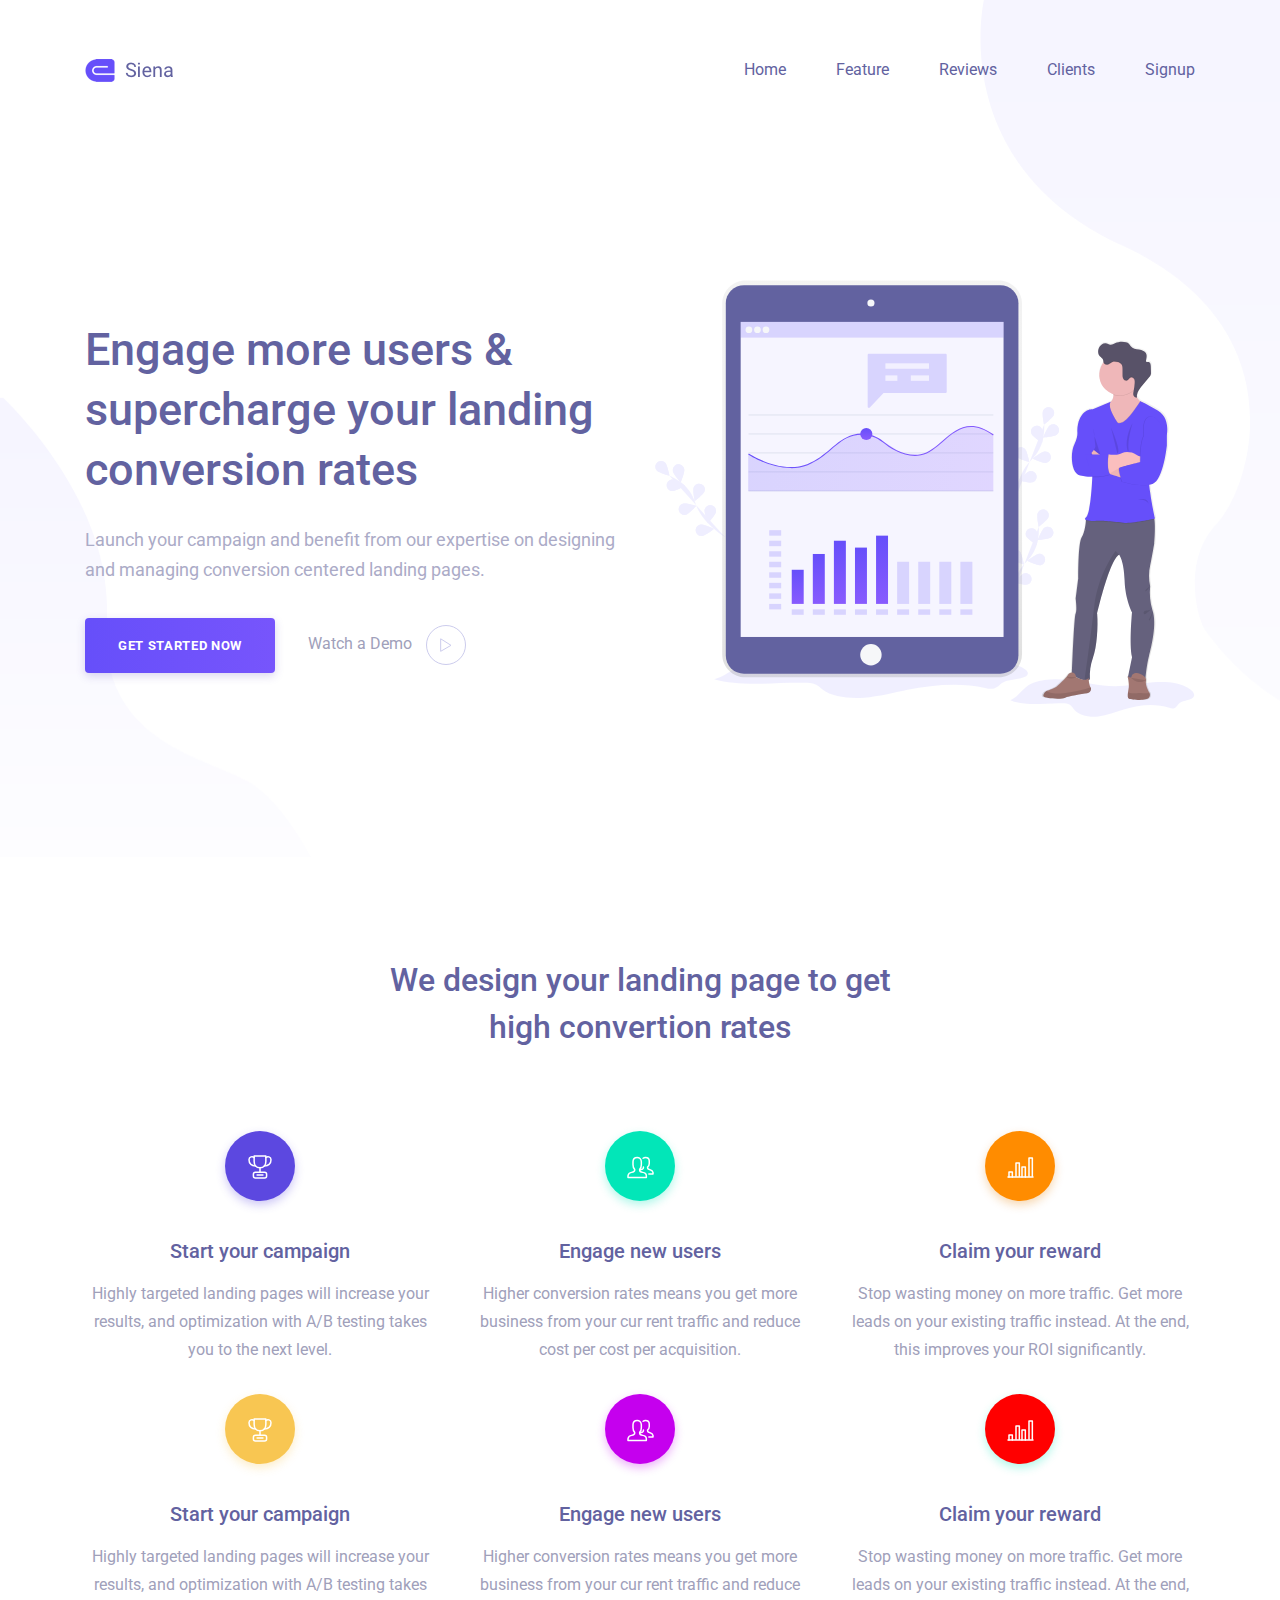
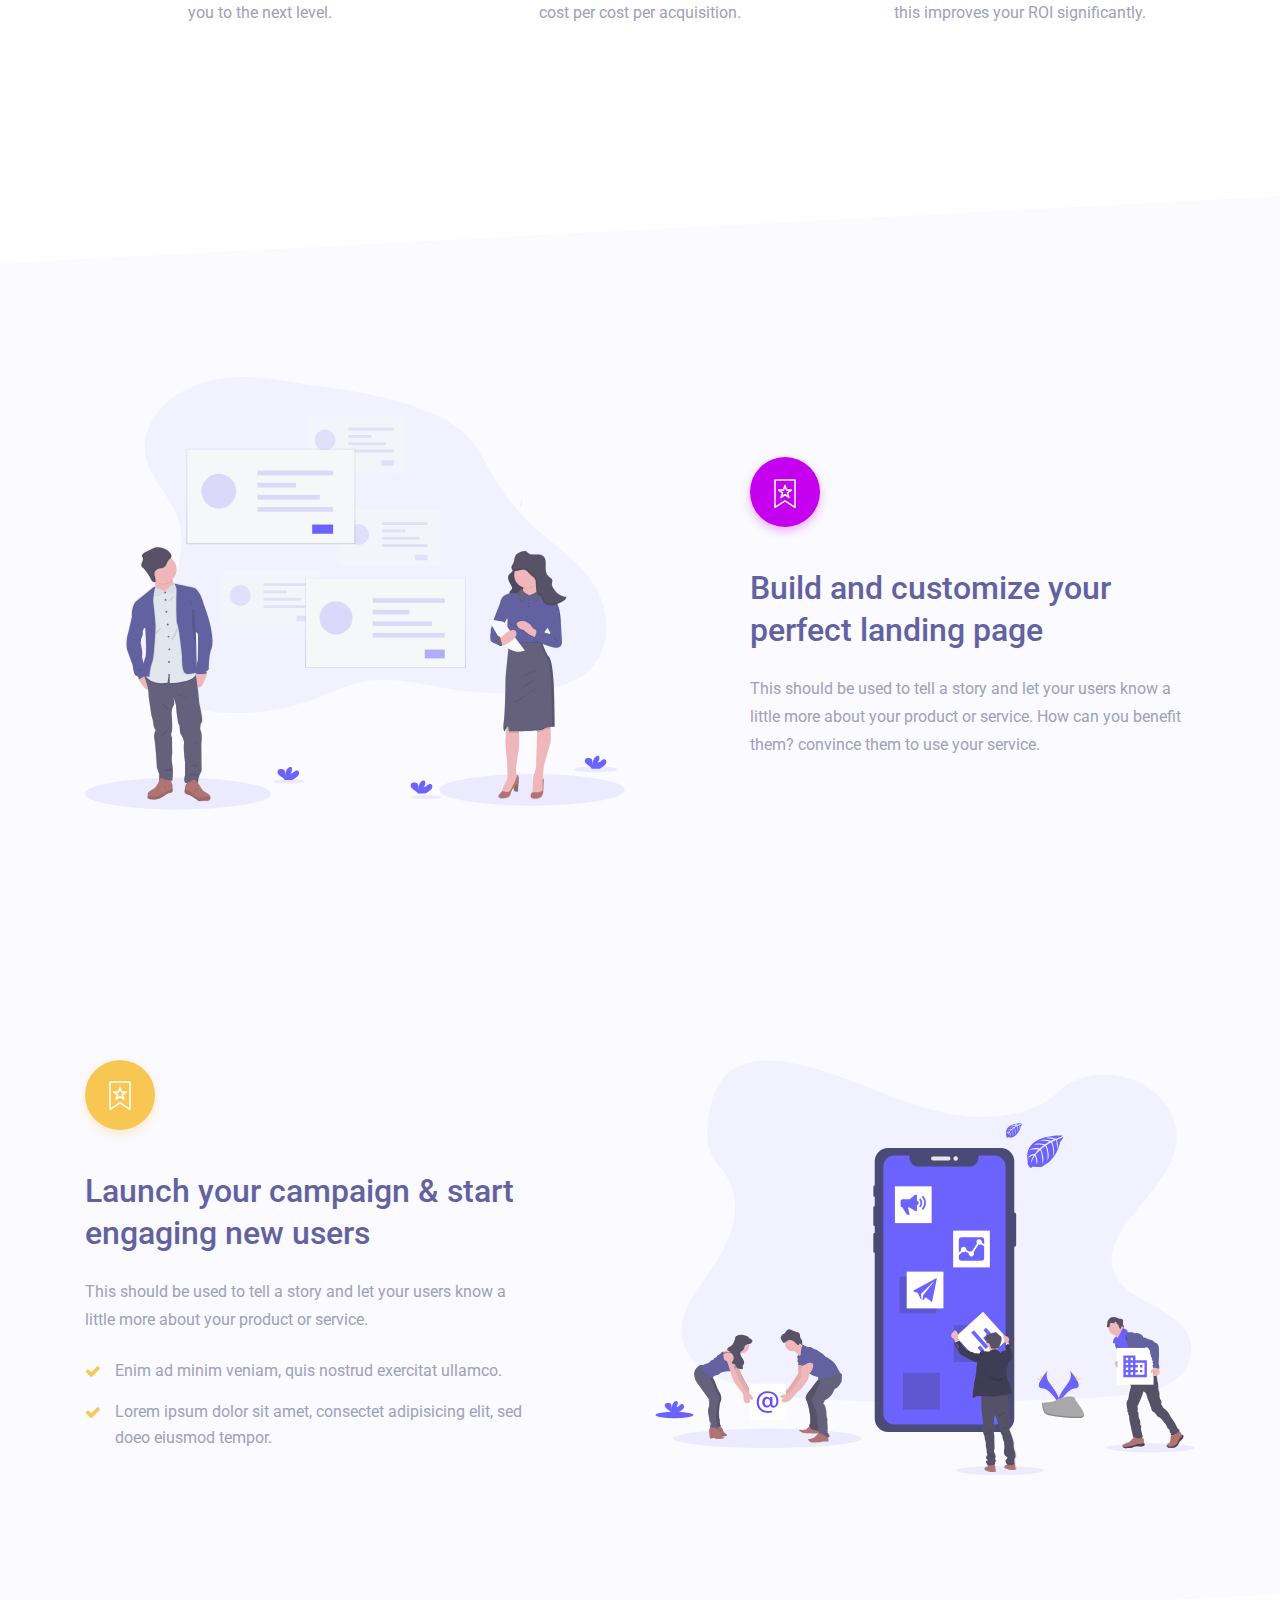
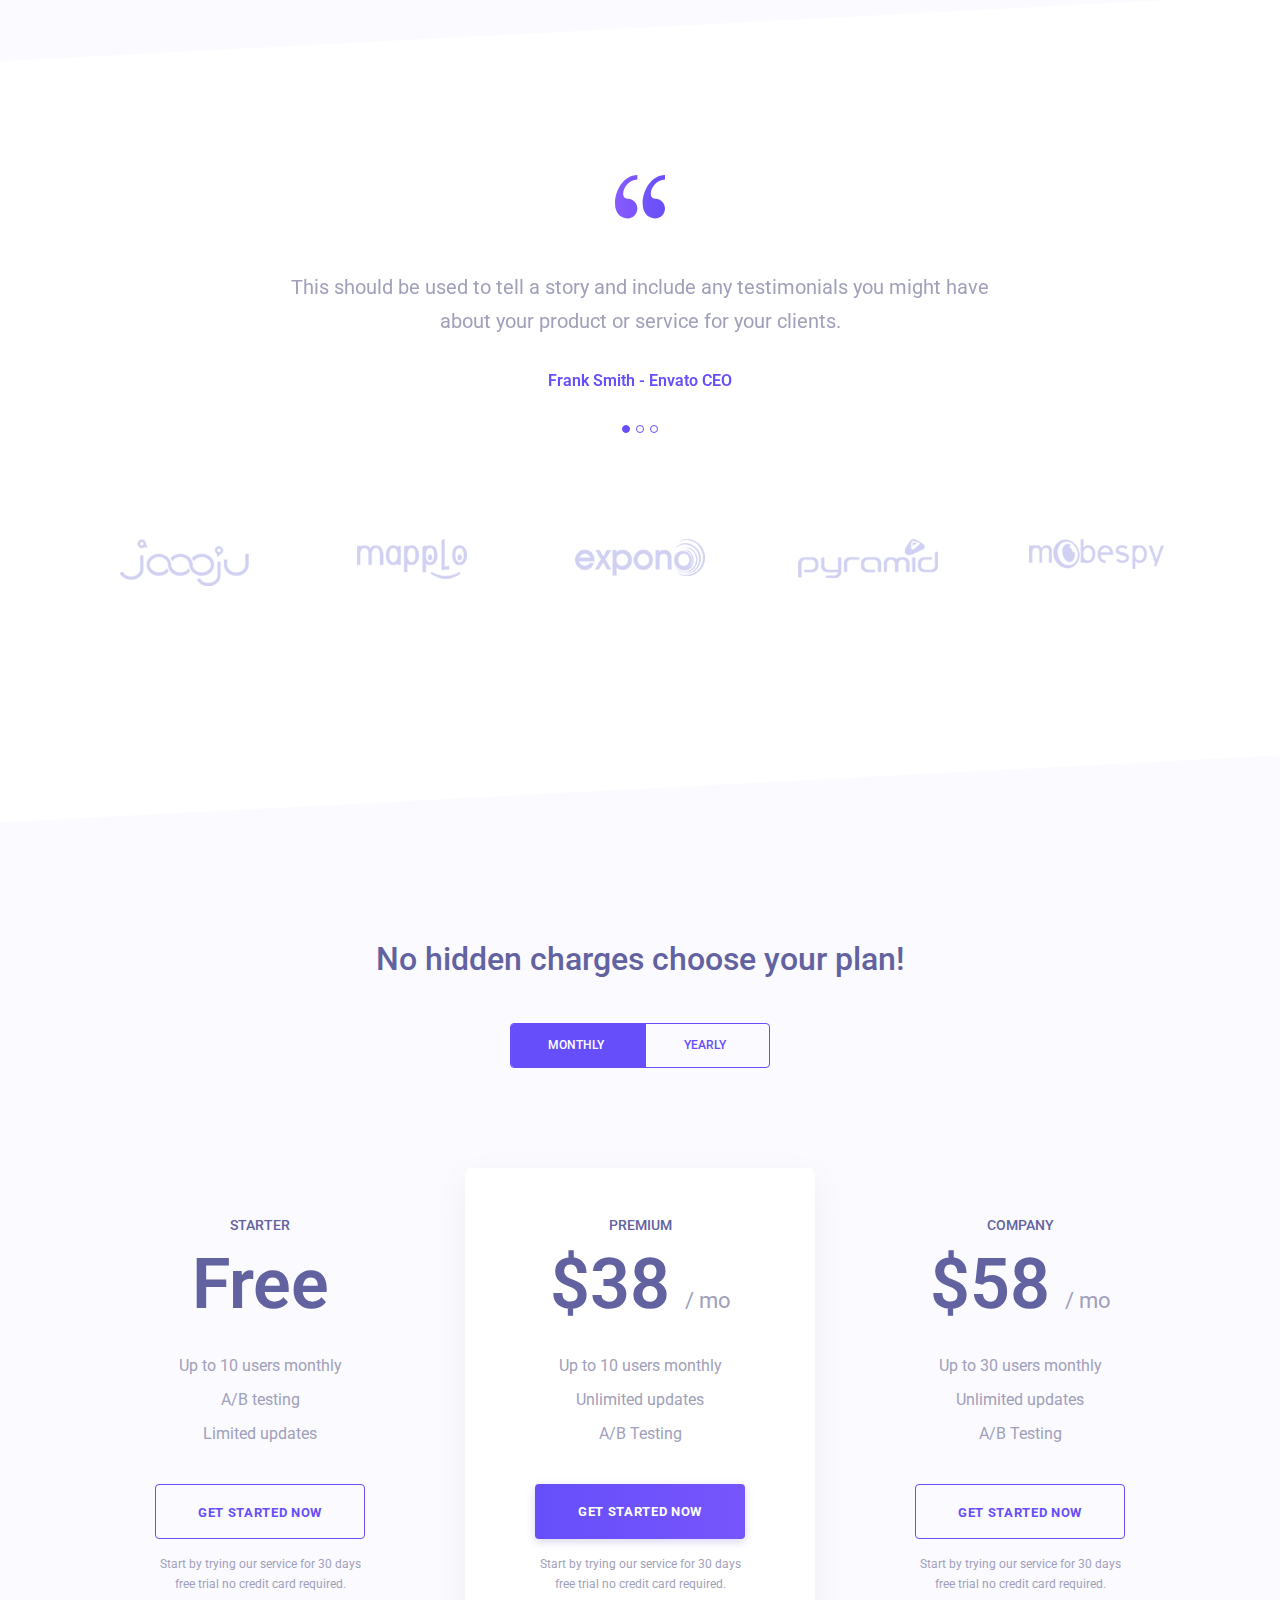
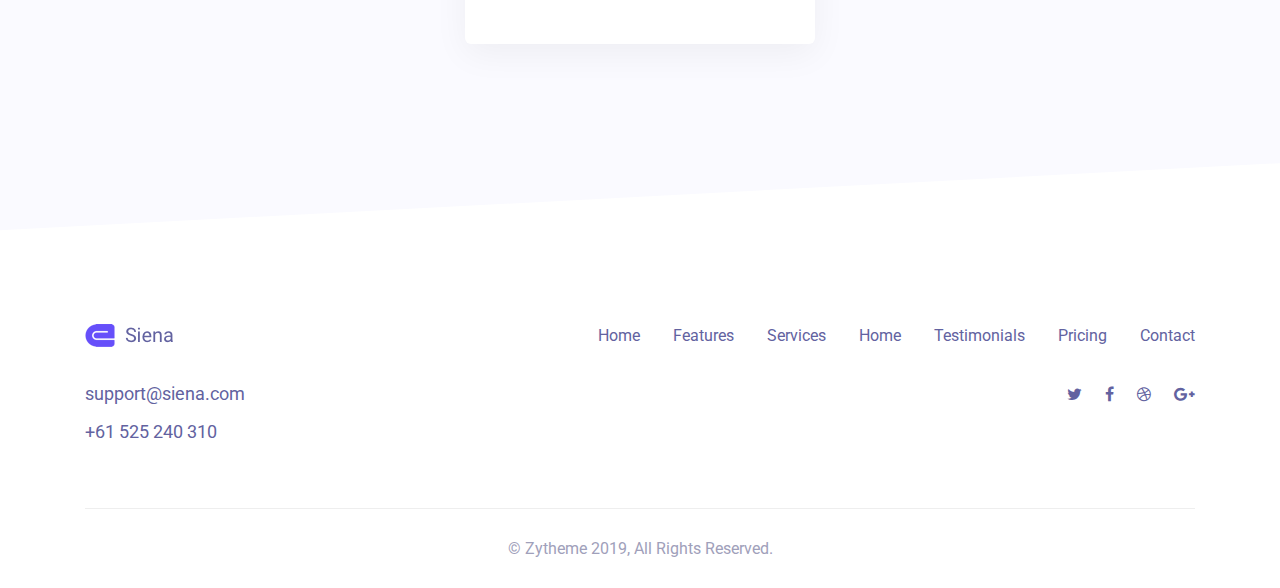
<file: index.html>
<!DOCTYPE html>
<html dir="ltr" lang="en-US">

<head>
    <!-- Document Meta
    ============================================= -->
    <meta charset="utf-8">
    <meta http-equiv="X-UA-Compatible" content="IE=edge">
    <!--IE Compatibility Meta-->
    <meta name="author" content="zytheme" />
    <meta name="viewport" content="width=device-width, initial-scale=1, maximum-scale=1">
    <meta name="description" content="Multi-purpose Makerting html5 landing page">
    <link href="assets/images/favicon/favicon.ico" rel="icon">

    <!-- Fonts
    ============================================= -->
    <link href='https://fonts.googleapis.com/css?family=Roboto:300,300i,400,400i,700' rel='stylesheet' type='text/css'>

    <!-- Stylesheets
    ============================================= -->
    <link href="assets/css/external.css" rel="stylesheet">
    <link href="assets/css/style.css" rel="stylesheet">

    <!-- HTML5 shim, for IE6-8 support of HTML5 elements. All other JS at the end of file. -->
    <!--[if lt IE 9]>
      <script src="assets/js/html5shiv.js"></script>
      <script src="assets/js/respond.min.js"></script>
    <![endif]-->

    <!-- Document Title
    ============================================= -->
    <title>Babmboo Tree | Challenges Redefined</title>
</head>

<body class="body-scroll">
    <!-- Document Wrapper
	============================================= -->
    <div id="wrapper" class="wrapper clearfix">
        <!-- Header
============================================= -->
        <header id="navbar-spy" class="header header-1 header-transparent header-fixed">
            <nav id="primary-menu" class="navbar navbar-expand-lg navbar-dark">
                <div class="container">
                    <a class="navbar-brand" href="index.html">
                        <img class="logo logo-dark" src="assets/images/logo/logo-dark.png" alt="Kolaso Logo">
                    </a>
                    <button class="navbar-toggler" type="button" data-toggle="collapse" data-target="#navbarContent"
                        aria-controls="navbarContent" aria-expanded="false" aria-label="Toggle navigation">
                        <span class="toogle-inner"></span>
                    </button>
                    <div class="collapse navbar-collapse" id="navbarContent">
                        <ul class="navbar-nav ml-auto">
                            <li class="active"><a data-scroll="scrollTo" href="#hero">home</a>
                            </li>
                            <li><a data-scroll="scrollTo" href="#feature2">feature</a>
                            </li>
                            <li><a data-scroll="scrollTo" href="#reviews">reviews</a>
                            </li>
                            <li><a data-scroll="scrollTo" href="#clients">clients</a>
                            </li>
                            <li><a data-scroll="scrollTo" href="#cta">signup</a>
                            </li>
                        </ul>
                    </div>
                    <!--/.nav-collapse -->
                </div>
            </nav>
        </header>
        <!-- Slider #1
============================================= -->
        <section id="hero" class="section hero">
            <div class="container">
                <div class="row row-content">
                    <div class="col-12 col-md-12 col-lg-6">
                        <div class="hero-headline">Engage more users & supercharge your landing conversion rates</div>
                        <div class="hero-bio">Launch your campaign and benefit from our expertise on designing and
                            managing conversion centered landing pages.</div>
                        <div class="hero-action">
                            <a href="#pricing" class="btn btn--gradient" data-scroll="scrollTo">Get Started Now</a>
                            <span class="video-button">
                                <a class="popup-video" href="https://www.youtube.com/watch?v=nrJtHemSPW4">
                                    <span class="player-text"> Watch a Demo</span>
                                    <span class="btn-player"><img src="assets/images/video/player.svg"
                                            alt="video player"></span>
                                </a>
                            </span>
                        </div>
                    </div>
                    <div class="col-12 col-md-12 col-lg-6">
                        <div class="hero-img">
                            <img class="img-fluid" src="assets/images/hero/hero.svg" alt="background">
                        </div>
                    </div>
                </div>
                <!-- .row end -->
            </div>
            <!-- .container end -->
        </section>
        <!-- #slider end -->
        <!-- Feature #1
============================================= -->
        <section id="feature1" class="section feature feature-center bg-white">
            <div class="container">
                <div class="row">
                    <div class="col-12 col-md-12 col-lg-6 offset-lg-3">
                        <div class="heading heading-1 text--center mb-80">
                            <h2 class="heading-title">
                                We design your landing page to get high convertion rates
                            </h2>
                        </div>
                    </div>
                </div>
                <div class="row">
                    <!-- Panel #1 -->
                    <div class="col-12 col-md-4 col-lg-4">
                        <div class="feature-panel">
                            <div class="feature-img bg-blue">
                                <img src="assets/images/features/champion.svg" alt="target">
                            </div>
                            <div class="feature-content">
                                <h3>Start your campaign</h3>
                                <p>Highly targeted landing pages will increase your results, and optimization with A/B
                                    testing takes you to the next level. </p>
                            </div>
                        </div>
                        <!-- .feature-panel end -->
                    </div>
                    <!-- .col-md-4 end -->

                    <!-- Panel #2 -->
                    <div class="col-12 col-md-4 col-lg-4">
                        <div class="feature-panel">
                            <div class="feature-img bg-green">
                                <img src="assets/images/features/team.svg" alt="users">
                            </div>
                            <div class="feature-content">
                                <h3>Engage new users</h3>
                                <p>Higher conversion rates means you get more business from your cur rent traffic and
                                    reduce cost per cost per acquisition.</p>
                            </div>
                        </div>
                        <!-- .feature-panel end -->
                    </div>
                    <!-- .col-md-4 end -->

                    <!-- Panel #3 -->
                    <div class="col-12 col-md-4 col-lg-4">
                        <div class="feature-panel">
                            <div class="feature-img bg-orange">
                                <img src="assets/images/features/chart.svg" alt="chart">
                            </div>
                            <div class="feature-content">
                                <h3>Claim your reward</h3>
                                <p>Stop wasting money on more traffic. Get more leads on your existing traffic instead.
                                    At the end, this improves your ROI significantly.</p>
                            </div>
                        </div>
                        <!-- .feature-panel end -->
                    </div>
                    <!-- .col-md-4 end -->
                </div>
                <!-- .row end -->

              <div class="row" style="margin-top:30px">
                    <!-- Panel #1 -->
                    <div class="col-12 col-md-4 col-lg-4">
                        <div class="feature-panel">
                            <div class="feature-img bg-yellow">
                                <img src="assets/images/features/champion.svg" alt="target">
                            </div>
                            <div class="feature-content">
                                <h3>Start your campaign</h3>
                                <p>Highly targeted landing pages will increase your results, and optimization with A/B
                                    testing takes you to the next level. </p>
                            </div>
                        </div>
                        <!-- .feature-panel end -->
                    </div>
                    <!-- .col-md-4 end -->

                    <!-- Panel #2 -->
                    <div class="col-12 col-md-4 col-lg-4">
                        <div class="feature-panel">
                            <div class="feature-img bg-purple">
                                <img src="assets/images/features/team.svg" alt="users">
                            </div>
                            <div class="feature-content">
                                <h3>Engage new users</h3>
                                <p>Higher conversion rates means you get more business from your cur rent traffic and
                                    reduce cost per cost per acquisition.</p>
                            </div>
                        </div>
                        <!-- .feature-panel end -->
                    </div>
                    <!-- .col-md-4 end -->

                    <!-- Panel #3 -->
                    <div class="col-12 col-md-4 col-lg-4">
                        <div class="feature-panel">
                            <div class="feature-img bg-green" style="background:red!important">
                                <img src="assets/images/features/chart.svg" alt="chart">
                            </div>
                            <div class="feature-content">
                                <h3>Claim your reward</h3>
                                <p>Stop wasting money on more traffic. Get more leads on your existing traffic instead.
                                    At the end, this improves your ROI significantly.</p>
                            </div>
                        </div>
                        <!-- .feature-panel end -->
                    </div>
                    <!-- .col-md-4 end -->
                </div>
            </div>
            <!-- .container end -->
        </section>
        <!-- #feature1 end -->
        <!-- Feature #2
============================================= -->
        <section id="feature2" class="section feature feature-2 bg-shape">
            <div class="container">
                <div class="row">
                    <div class="col-12 col-md-12 col-lg-6">
                        <img class="img-fluid" src="assets/images/features/service-1.svg" alt="device" />
                    </div>
                    <!-- .col-md-6 end -->
                    <div class="col-12 col-md-12 col-lg-5 offset-lg-1">
                        <div class="feature-panel mt-80">
                            <div class="feature-img bg-purple">
                                <img src="assets/images/features/bookmark.svg" alt="device">
                            </div>
                            <div class="feature-content">
                                <h3>Build and customize your perfect landing page</h3>
                                <p>This should be used to tell a story and let your users know a little more about your
                                    product or service. How can you benefit them? convince them to use your service.</p>
                            </div>
                        </div>
                        <!-- .feature-panel end -->
                    </div>
                    <!-- .col-md-6 end -->
                </div>
                <div class="clearfix mt-100 pt-150"></div>
                <!-- .row end -->
                <div class="row">
                    <div class="col-12 col-md-12 col-lg-5">
                        <div class="feature-panel">
                            <div class="feature-img bg-yellow">
                                <img src="assets/images/features/bookmark.svg" alt="device">
                            </div>
                            <div class="feature-content">
                                <h3>Launch your campaign & start engaging new users</h3>
                                <p>This should be used to tell a story and let your users know a little more about your
                                    product or service.</p>
                                <ul>
                                    <li>Enim ad minim veniam, quis nostrud exercitat ullamco.</li>
                                    <li>Lorem ipsum dolor sit amet, consectet adipisicing elit, sed doeo eiusmod tempor.
                                    </li>
                                </ul>
                            </div>
                        </div>
                        <!-- .feature-panel end -->
                    </div>
                    <!-- .col-md-6 end -->
                    <div class="col-12 col-md-12 col-lg-6 offset-lg-1">
                        <img class="img-fluid pull-right" src="assets/images/features/service-2.svg" alt="device" />
                    </div>
                    <!-- .col-md-6 end -->

                </div>
                <!-- .row end -->
            </div>
            <!-- .container end -->
        </section>
        <!-- #feature2 end -->
        <!-- reviews
============================================= -->
        <section id="reviews" class="section reviews pb-0 bg-white">
            <div class="container">
                <div class="row">
                    <div class="col-12 col-sm-12 col-md-12 col-lg-8 offset-lg-2">
                        <div class="carousel carousel-dots owl-carousel" data-slide="1" data-slide-rs="1"
                            data-autoplay="false" data-nav="false" data-dots="true" data-space="0" data-loop="true"
                            data-speed="800">

                            <!-- Testimonial #1 -->
                            <div class="testimonial-panel">
                                <div class="testimonial-body">
                                    <p>This should be used to tell a story and include any testimonials you might have
                                        about your product or service for your clients.</p>
                                    <div class="testimonial-author">
                                        <h5>Frank Smith - Envato CEO</h5>
                                    </div>
                                </div>
                            </div>

                            <!-- Testimonial #2  -->
                            <div class="testimonial-panel">
                                <div class="testimonial-body">
                                    <p>This should be used to tell a story and include any testimonials you might have
                                        about your product or service for your clients.</p>
                                    <div class="testimonial-author">
                                        <h5>Jone Doe - Zytheme CEO</h5>
                                    </div>
                                </div>
                            </div>

                            <!-- Testimonial #3 -->
                            <div class="testimonial-panel">
                                <div class="testimonial-body">
                                    <p>Siena has helped us grow our business by optimizing our landing pages. We’ve
                                        increased conversion rates by 120%.</p>
                                    <div class="testimonial-author">
                                        <h5>Bone Datche - 7oroof CEO</h5>
                                    </div>
                                </div>
                            </div>

                        </div><!-- .carousel End -->
                    </div>
                </div>
                <!-- .row End -->
            </div>
            <!-- .container End -->
        </section>
        <!-- #reviews End-->
        <!-- Clients Section
============================================= -->
        <section id="clients" class="section clients clients-carousel bg-white">
            <div class="container">
                <div class="row">
                    <div class="col-12 col-md-12 col-lg-12">
                        <div class="carousel carousel-dots owl-carousel" data-slide="5" data-slide-res="2"
                            data-autoplay="true" data-nav="false" data-dots="false" data-space="30" data-loop="true"
                            data-speed="800">
                            <!-- Client #1 -->
                            <div class="client">
                                <img class="center-block" src="assets/images/clients/1.png" alt="client">
                            </div>

                            <!-- Client #2 -->
                            <div class="client">
                                <img class="center-block" src="assets/images/clients/2.png" alt="client">
                            </div>

                            <!-- Client #3 -->
                            <div class="client">
                                <img class="center-block" src="assets/images/clients/3.png" alt="client">
                            </div>

                            <!-- Client #4 -->
                            <div class="client">
                                <img class="center-block" src="assets/images/clients/4.png" alt="client">
                            </div>

                            <!-- Client #5 -->
                            <div class="client">
                                <img class="center-block" src="assets/images/clients/5.png" alt="client">
                            </div>
                            <!-- Client #3 -->
                            <div class="client">
                                <img class="center-block" src="assets/images/clients/3.png" alt="client">
                            </div>

                            <!-- Client #4 -->
                            <div class="client">
                                <img class="center-block" src="assets/images/clients/4.png" alt="client">
                            </div>
                        </div>
                    </div>
                    <!-- .col-md-12 end -->
                </div>
                <!-- .row end -->
            </div>
            <!-- .container end -->
        </section>
        <!-- #clients end -->
        <!-- Pricing Table
============================================= -->
        <section id="pricing" class="section pricing bg-gray bg-shape">
            <div class="container">
                <div class="row clearfix">
                    <div class="col-12 col-sm-12 col-md-12 col-lg-8 offset-lg-2">
                        <div class="heading heading-1 text--center mb-40">
                            <h2 class="heading-title">No hidden charges choose your plan!</h2>
                        </div>
                    </div>
                    <!-- .col-md-6 end -->
                </div>
                <!-- .row end -->
                <div class="row">
                    <div class="col-12 col-md-12 col-lg-12">
                        <div class="pricing-filter">
                            <a href="#" class="monthly is-active">Monthly</a>
                            <a href="#" class="yearly">yearly</a>
                            <span class="switch"></span>
                        </div>
                    </div>

                    <!-- Pricing Packge #1
            ============================================= -->
                    <div class="col-12 col-sm-12 col-md-12 col-lg-4 price-table">
                        <div class="pricing-panel">
                            <!--  Pricing heading  -->
                            <div class="pricing-heading text--center">
                                <h4>Starter</h4>
                                <p>free</p>
                            </div>
                            <!--  Pricing body  -->
                            <div class="pricing-body">
                                <ul class="list-unstyled">
                                    <li>Up to 10 users monthly</li>
                                    <li>A/B testing</li>
                                    <li>Limited updates</li>
                                </ul>
                            </div>
                            <!--  Pricing Body  -->
                            <div class="pricing-footer">
                                <a class="btn btn--primary btn--bordered" href="#">Get Started Now</a>
                                <p>Start by trying our service for 30 days free trial no credit card required.</p>
                            </div>
                        </div>
                    </div>
                    <!-- .pricing-table End -->

                    <!-- Pricing Packge #2
            ============================================= -->
                    <div class="col-12 col-sm-12 col-md-12 col-lg-4 price-table">
                        <div class="pricing-panel pricing-active">
                            <!--  Pricing heading  -->
                            <div class="pricing-heading text--center">
                                <h4>Premium</h4>
                                <div class="pricing-switcher">
                                    <p class="pricing-monthly"><span class="currency">$</span>38<span class="period">/
                                            mo</span></p>
                                    <p class="pricing-yealry"><span class="currency">$</span>68<span class="period">/
                                            year</span></p>
                                </div>
                            </div>
                            <!--  Pricing body  -->
                            <div class="pricing-body">
                                <ul class="list-unstyled">
                                    <li>Up to 10 users monthly</li>
                                    <li>Unlimited updates</li>
                                    <li>A/B Testing</li>
                                </ul>
                            </div>
                            <!--  Pricing Body  -->
                            <div class="pricing-footer">
                                <a class="btn btn--gradient" href="#">Get Started Now</a>
                                <p>Start by trying our service for 30 days free trial no credit card required.</p>
                            </div>
                        </div>
                    </div>
                    <!-- .pricing-table End -->

                    <!-- Pricing Packge #3
            ============================================= -->
                    <div class="col-12 col-sm-12 col-md-12 col-lg-4 price-table">
                        <div class="pricing-panel">
                            <!--  Pricing heading  -->
                            <div class="pricing-heading text--center">
                                <h4 class="reveal">Company</h4>
                                <div class="pricing-switcher">
                                    <p class="pricing-monthly"><span class="currency">$</span>58<span class="period">/
                                            mo</span></p>
                                    <p class="pricing-yealry"><span class="currency">$</span>98<span class="period">/
                                            year</span></p>
                                </div>
                            </div>
                            <!--  Pricing body  -->
                            <div class="pricing-body">
                                <ul class="list-unstyled">
                                    <li>Up to 30 users monthly</li>
                                    <li>Unlimited updates</li>
                                    <li>A/B Testing</li>
                                </ul>
                            </div>
                            <!--  Pricing Body  -->
                            <div class="pricing-footer">
                                <a class="btn btn--primary btn--bordered" href="#">Get Started Now</a>
                                <p>Start by trying our service for 30 days free trial no credit card required.</p>
                            </div>
                        </div>
                    </div>
                    <!-- .pricing-table End -->
                </div>
                <!-- .row end -->
            </div>
            <!-- .container end -->
        </section>
        <!-- Footer
============================================= -->
        <footer id="footer" class="footer">
            <div class="footer-top">
                <div class="container">
                    <div class="row">
                        <div class="col-12 col-md-12 col-lg-4">
                            <div class="footer-logo">
                                <img src="assets/images/logo/logo-dark.png" alt="Siena Logo">
                            </div>
                        </div>
                        <div class="col-12 col-md-12 col-lg-8">
                            <div class="footer-menu">
                                <a href="#">home</a>
                                <a href="#">Features</a>
                                <a href="#">Services</a>
                                <a href="#">home</a>
                                <a href="#">Testimonials</a>
                                <a href="#">Pricing</a>
                                <a href="#">Contact</a>
                            </div>
                        </div>
                    </div><!-- .row end -->
                    <div class="row">
                        <div class="col-12 col-md-12 col-lg-6">
                            <div class="footer-info">
                                <p>support@siena.com</p>
                                <p>+61 525 240 310</p>
                            </div>
                        </div>
                        <div class="col-12 col-md-12 col-lg-6">
                            <div class="footer-social">
                                <a class="twitter" href="#">
                                    <i class="fa fa-twitter"></i>
                                </a>
                                <a class="facebook" href="#">
                                    <i class="fa fa-facebook"></i>
                                </a>
                                <a class="dribbble" href="#">
                                    <i class="fa fa-dribbble"></i>
                                </a>
                                <a class="google" href="#">
                                    <i class="fa fa-google-plus"></i>
                                </a>
                            </div>
                        </div>
                    </div>
                    <!-- .row end -->
                </div>
                <!-- .container end -->
            </div>

            <div class="footer-bottom">
                <div class="container">
                    <div class="row">
                        <div class="col-12 col-sm-12 col-md-12 col-lg-12">
                            <hr>
                        </div>
                        <div class="col-12 col-md-12 col-lg-12">
                            <div class="footer-copyright">
                                <span>&copy; Zytheme 2019, All Rights Reserved.</span>
                            </div>
                        </div>
                    </div>
                    <!-- .row end -->
                </div>
                <!-- .container end -->
            </div>
            <!-- .footer-bottom end -->
        </footer>
    </div>
    <!-- #wrapper end -->

    <!-- Footer Scripts
	============================================= -->
    <script src="assets/js/jquery-3.3.1.min.js"></script>
    <script src="assets/js/plugins.js"></script>
    <script src="assets/js/functions.js"></script>
</body>

</html>
</file>
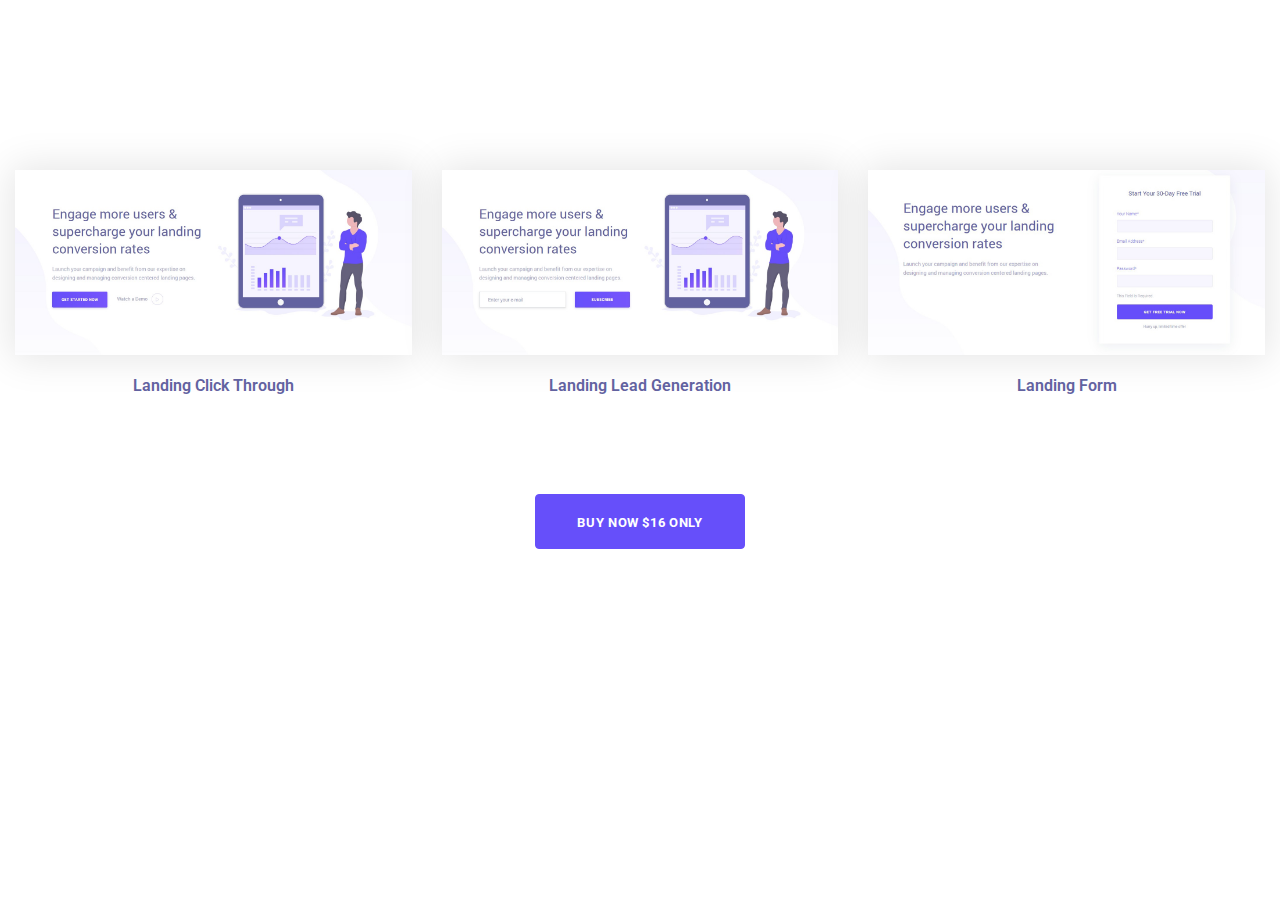
<file: index-001.html>
<!DOCTYPE html>
<html dir="ltr" lang="en-US">

<head>
	<!-- Document Meta
    ============================================= -->
	<meta charset="utf-8">
	<meta http-equiv="X-UA-Compatible" content="IE=edge">
	<!--IE Compatibility Meta-->
	<meta name="author" content="zytheme" />
	<meta name="viewport" content="width=device-width, initial-scale=1, maximum-scale=1">
	<meta name="description" content="Multi-purpose Makerting html5 landing page">
	<link href="assets/images/favicon/favicon.ico" rel="icon">

	<!-- Fonts
    ============================================= -->
	<link href='https://fonts.googleapis.com/css?family=Roboto:300,300i,400,400i,700' rel='stylesheet' type='text/css'>

	<!-- Stylesheets
    ============================================= -->
	<link href="assets/css/external.css" rel="stylesheet">
	<link href="assets/css/style.css" rel="stylesheet">

	<!-- HTML5 shim, for IE6-8 support of HTML5 elements. All other JS at the end of file. -->
	<!--[if lt IE 9]>
      <script src="assets/js/html5shiv.js"></script>
      <script src="assets/js/respond.min.js"></script>
    <![endif]-->

	<!-- Document Title
    ============================================= -->
	<title>Siena | Marketing Html5 Landing Page</title>
</head>

<body class="body-scroll">
	<!-- Document Wrapper
	============================================= -->
	<div id="wrapper" class="wrapper clearfix">
		<!-- Portfolio Classic 3 Column
============================================= -->
		<section id="portfolio-classic-3col" class="landing-demos portfolio portfolio-classic portfolio-3col">
			<div class="container-fluid">
				<div class="row">
					<!-- Home #1 -->
					<div class="col-xs-12 col-sm-12 col-md-4 col-lg-4 portfolio-item">
						<a href="landing-click.html">
							<div class="portfolio-item-box">
								<div class="portfolio-img">
									<img src="assets/images/demos/1.jpg" alt="Home Page">
								</div>
								<!-- .Portfolio-img end -->
								<div class="portfolio-bio">
									<div class="portfolio-meta">
										<div class="portfolio-title">
											<h4>landing click through</h4>
										</div>
									</div>
									<!-- .Portfolio-meta end -->
								</div>
								<!-- .portfolio-bio end -->
							</div>
							<!-- .portfolio-item end -->
						</a>
					</div>
					<!-- .portfolio-item  end -->

					<!-- Home #2 -->
					<div class="col-xs-12 col-sm-12 col-md-4 col-lg-4 portfolio-item">
						<a href="landing-lead.html">
							<div class="portfolio-item-box">
								<div class="portfolio-img">
									<img src="assets/images/demos/2.jpg" alt="Home Page">
								</div>
								<!-- .Portfolio-img end -->
								<div class="portfolio-bio">
									<div class="portfolio-meta">
										<div class="portfolio-title">
											<h4>landing lead generation</h4>
										</div>
									</div>
									<!-- .Portfolio-meta end -->
								</div>
								<!-- .portfolio-bio end -->
							</div>
							<!-- .portfolio-item end -->
						</a>
					</div>
					<!-- .portfolio-item  end -->

					<!-- Home #3 -->
					<div class="col-xs-12 col-sm-12 col-md-4 col-lg-4 portfolio-item">
						<a href="landing-form.html">
							<div class="portfolio-item-box">
								<div class="portfolio-img">
									<img src="assets/images/demos/3.jpg" alt="Home Page">
								</div>
								<!-- .Portfolio-img end -->
								<div class="portfolio-bio">
									<div class="portfolio-meta">
										<div class="portfolio-title">
											<h4>landing Form</h4>
										</div>
									</div>
									<!-- .Portfolio-meta end -->
								</div>
								<!-- .portfolio-bio end -->
							</div>
							<!-- .portfolio-item end -->
						</a>
					</div>
					<!-- .portfolio-item  end -->
				</div>
			</div>
			<!-- .container end -->
			<div class="container">
				<div class="row">
					<div class="col text--center mt-50">
						<a href="1.envato.market/xorA3.html" class="btn btn--primary">Buy Now $16 only</a>
					</div>
				</div>
			</div>
		</section>
		<!-- #portfolio-classic-3col end -->

	</div>
	<!-- #wrapper end -->

	<!-- Footer Scripts
	============================================= -->
	<script src="assets/js/jquery-3.3.1.min.js"></script>
	<script src="assets/js/plugins.js"></script>
	<script src="assets/js/functions.js"></script>
</body>

</html>
</file>
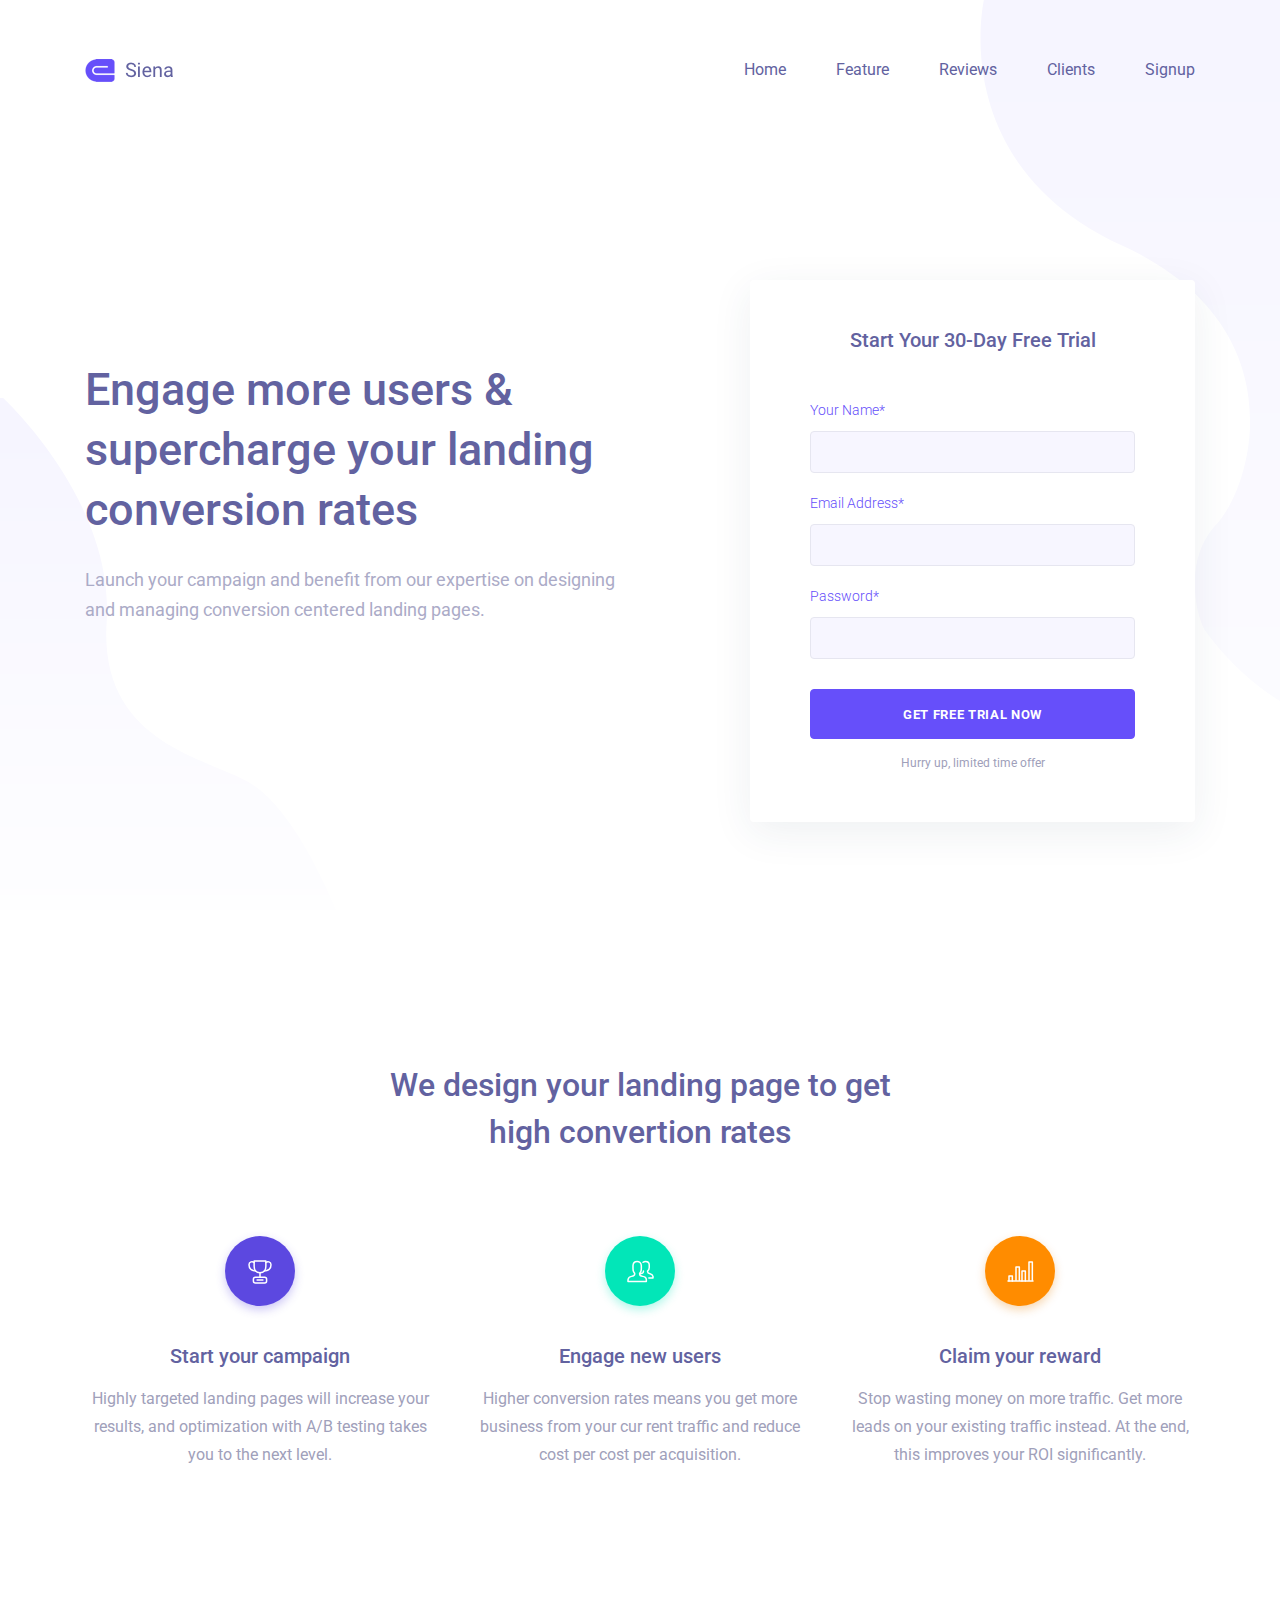
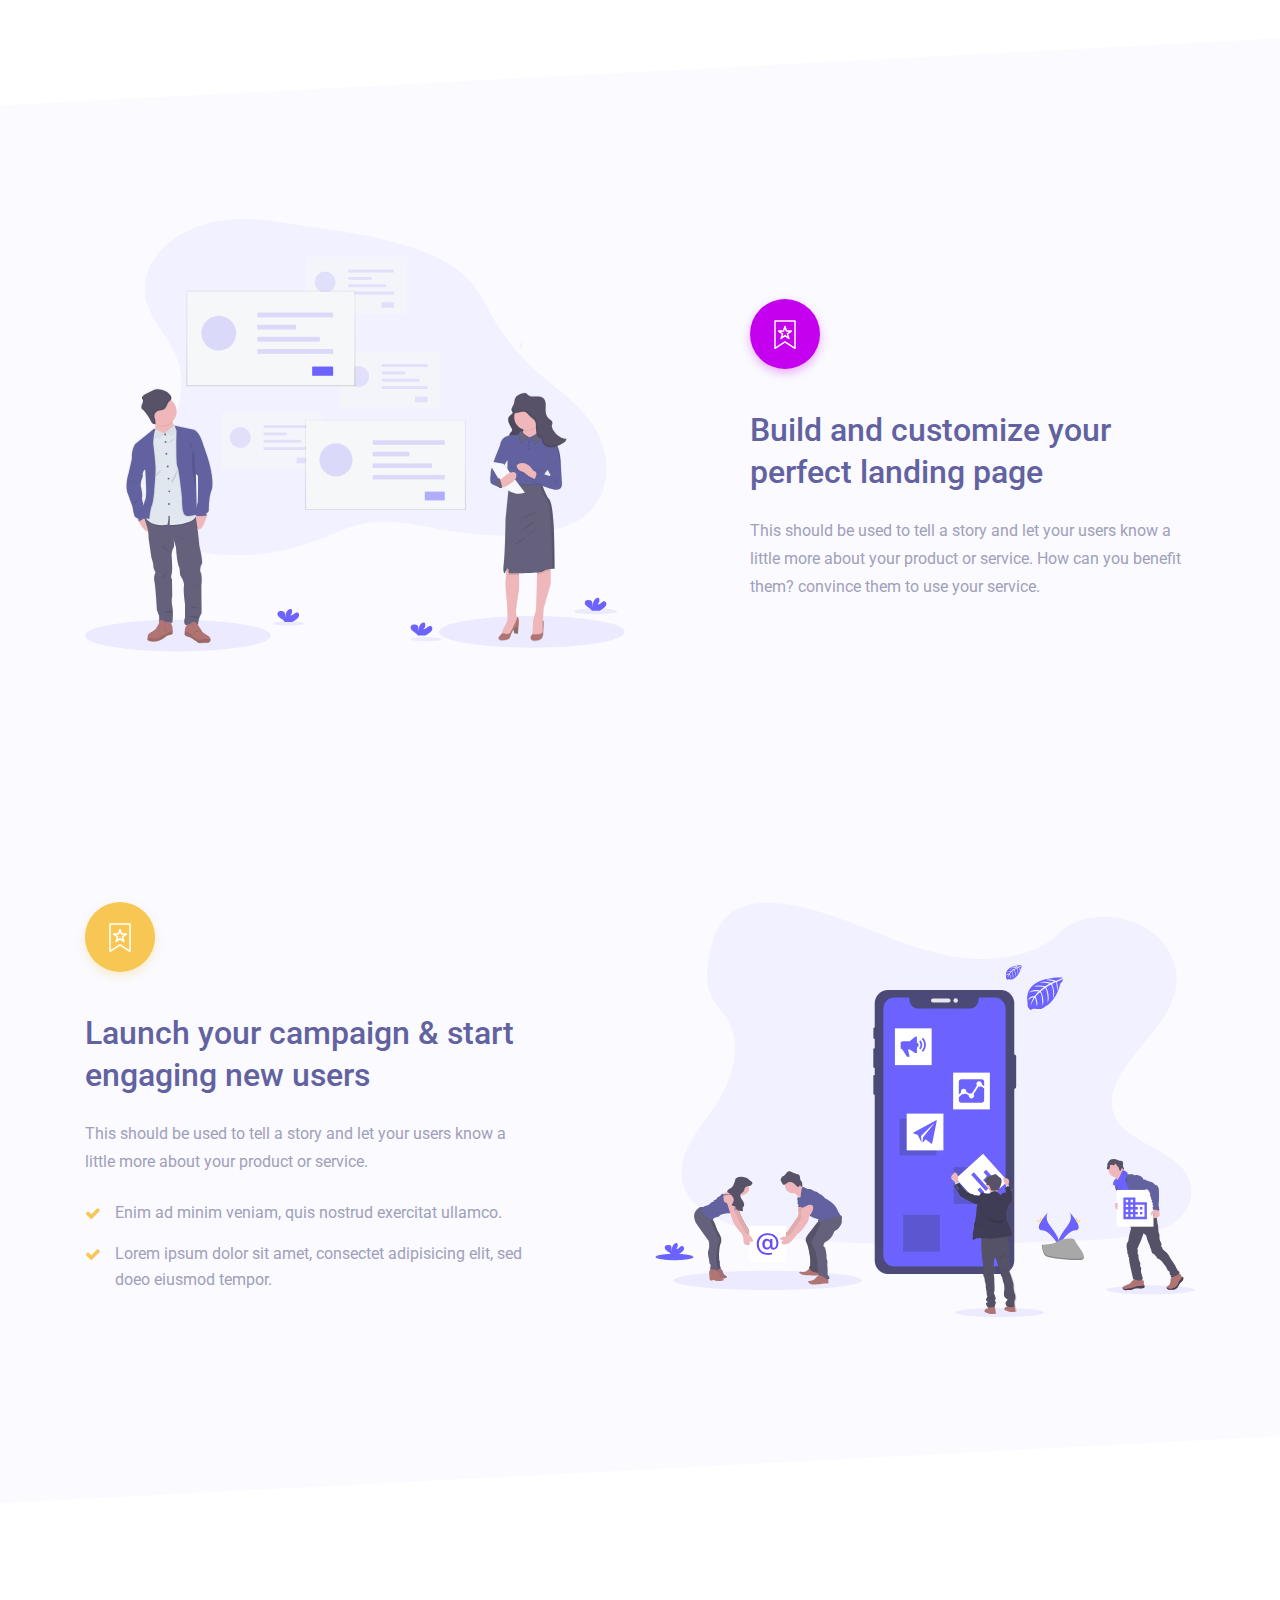
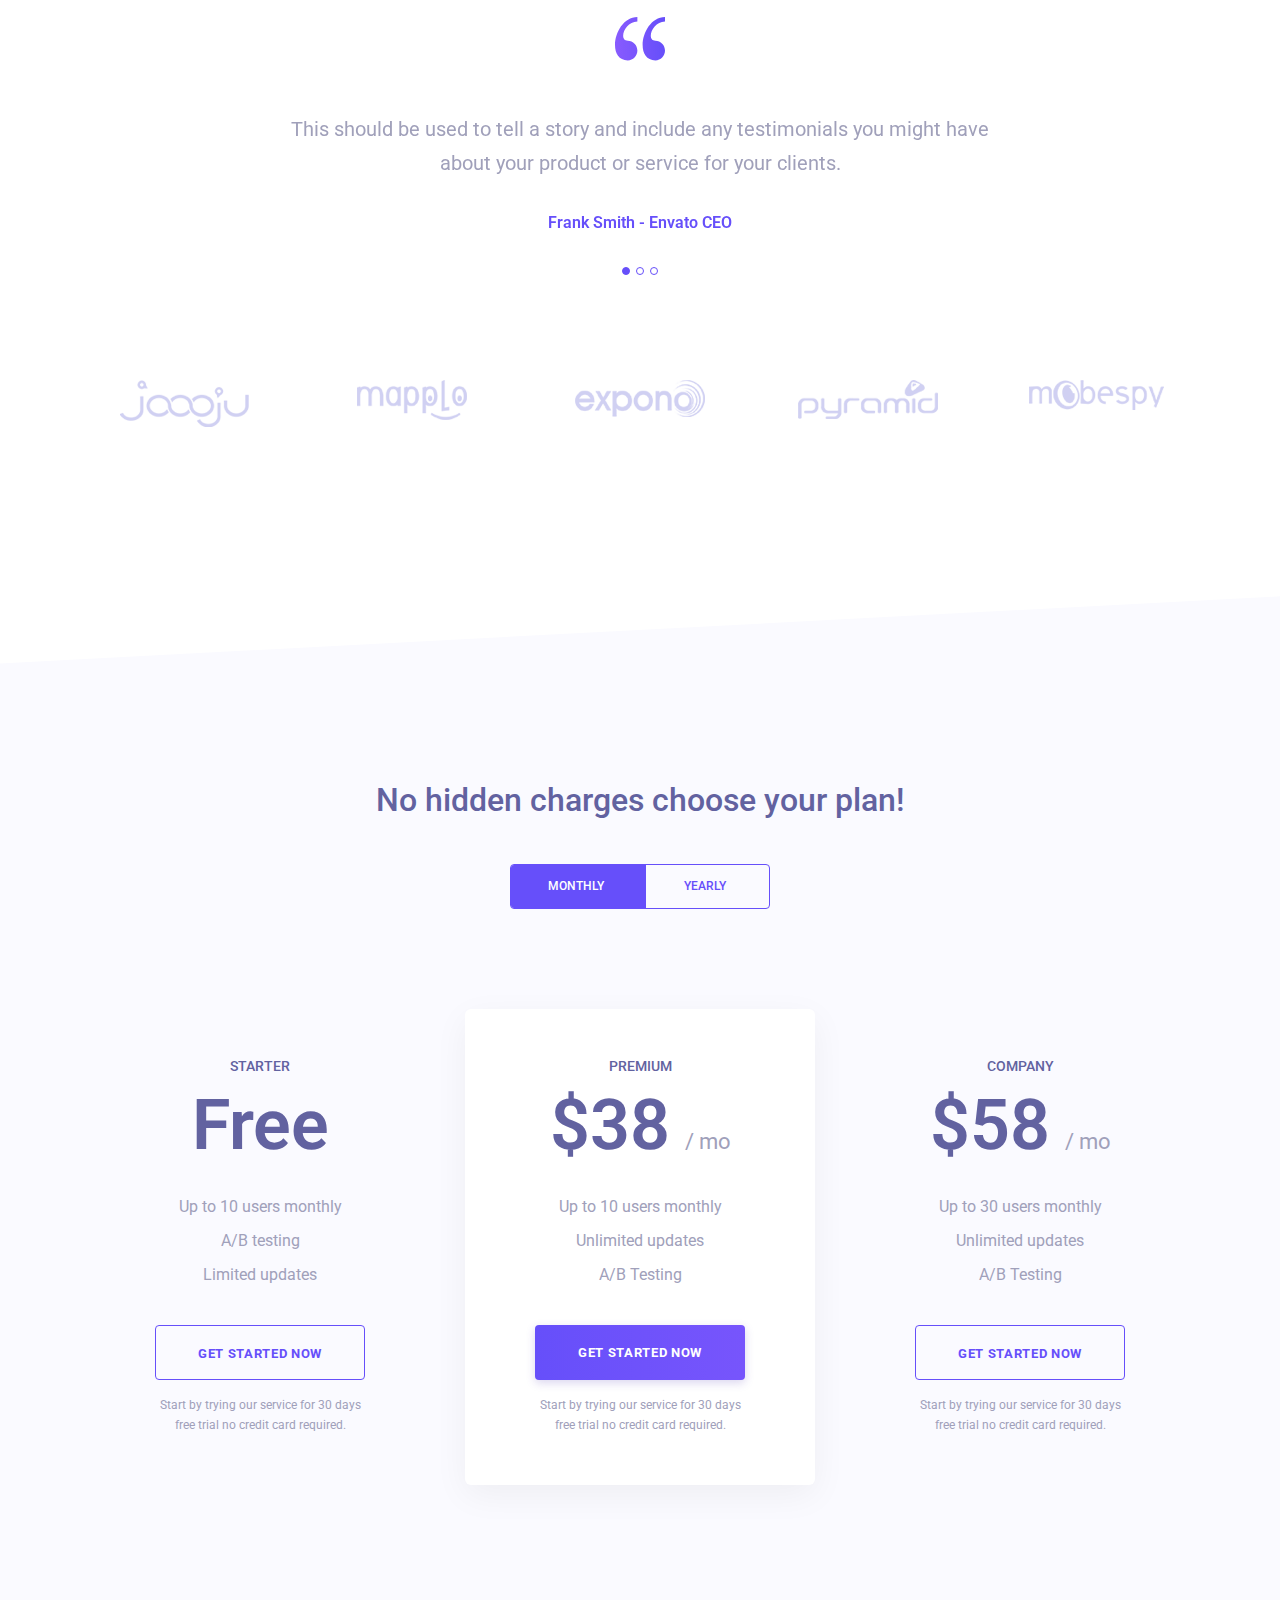
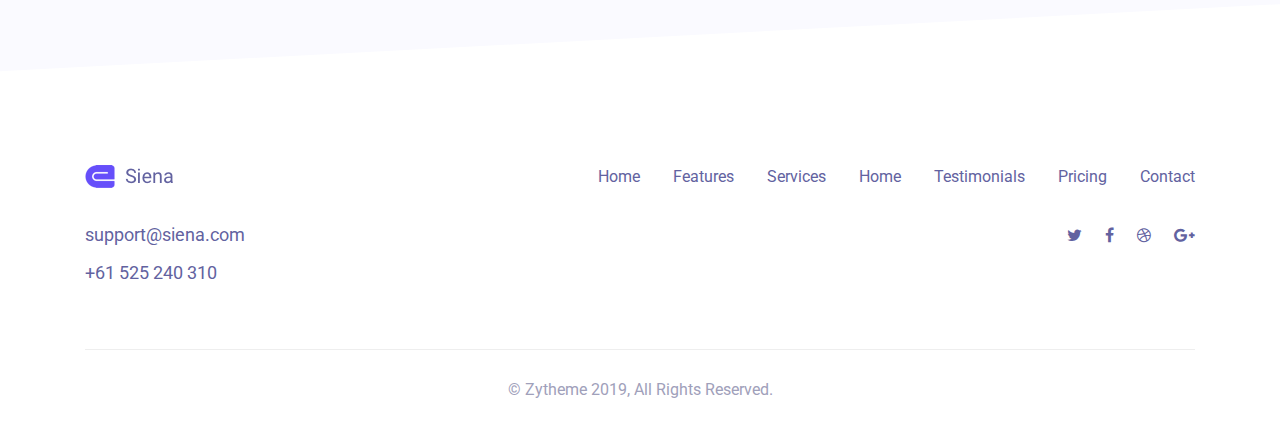
<file: landing-form.html>
<!DOCTYPE html>
<html dir="ltr" lang="en-US">

<head>
    <!-- Document Meta
    ============================================= -->
    <meta charset="utf-8">
    <meta http-equiv="X-UA-Compatible" content="IE=edge">
    <!--IE Compatibility Meta-->
    <meta name="author" content="zytheme" />
    <meta name="viewport" content="width=device-width, initial-scale=1, maximum-scale=1">
    <meta name="description" content="Multi-purpose Makerting html5 landing page">
    <link href="assets/images/favicon/favicon.ico" rel="icon">

    <!-- Fonts
    ============================================= -->
    <link href='https://fonts.googleapis.com/css?family=Roboto:300,300i,400,400i,700' rel='stylesheet' type='text/css'>

    <!-- Stylesheets
    ============================================= -->
    <link href="assets/css/external.css" rel="stylesheet">
    <link href="assets/css/style.css" rel="stylesheet">

    <!-- HTML5 shim, for IE6-8 support of HTML5 elements. All other JS at the end of file. -->
    <!--[if lt IE 9]>
      <script src="assets/js/html5shiv.js"></script>
      <script src="assets/js/respond.min.js"></script>
    <![endif]-->

    <!-- Document Title
    ============================================= -->
    <title>Siena | Marketing Html5 Landing Page</title>
</head>

<body class="body-scroll">
    <!-- Document Wrapper
	============================================= -->
    <div id="wrapper" class="wrapper clearfix">
        <!-- Header
============================================= -->
        <header id="navbar-spy" class="header header-1 header-transparent header-fixed">
            <nav id="primary-menu" class="navbar navbar-expand-lg navbar-dark">
                <div class="container">
                    <a class="navbar-brand" href="index.html">
                        <img class="logo logo-dark" src="assets/images/logo/logo-dark.png" alt="Kolaso Logo">
                    </a>
                    <button class="navbar-toggler" type="button" data-toggle="collapse" data-target="#navbarContent"
                        aria-controls="navbarContent" aria-expanded="false" aria-label="Toggle navigation">
                        <span class="toogle-inner"></span>
                    </button>
                    <div class="collapse navbar-collapse" id="navbarContent">
                        <ul class="navbar-nav ml-auto">
                            <li class="active"><a data-scroll="scrollTo" href="#hero">home</a>
                            </li>
                            <li><a data-scroll="scrollTo" href="#feature2">feature</a>
                            </li>
                            <li><a data-scroll="scrollTo" href="#reviews">reviews</a>
                            </li>
                            <li><a data-scroll="scrollTo" href="#clients">clients</a>
                            </li>
                            <li><a data-scroll="scrollTo" href="#cta">signup</a>
                            </li>
                        </ul>
                    </div>
                    <!--/.nav-collapse -->
                </div>
            </nav>
        </header>
        <!-- Slider #1
============================================= -->
        <section id="hero" class="section hero">
            <div class="container">
                <div class="row row-content">
                    <div class="col-12 col-md-12 col-lg-6">
                        <div class="hero-headline mt-40">Engage more users & supercharge your landing conversion rates
                        </div>
                        <div class="hero-bio">Launch your campaign and benefit from our expertise on designing and
                            managing conversion centered landing pages.</div>
                    </div>
                    <div class="col-12 col-md-12 col-lg-5 offset-lg-1">
                        <div class="hero-form">
                            <h6>Start Your 30-day Free Trial</h6>
                            <form method="post" action="assets/php/contact.php" class="contactForm mb-0">
                                <div id="result" class="contact-result"></div>
                                <div>
                                    <label class="holder" for="name">Your name*</label>
                                    <input type="text" name="first-name" class="form-control" required>
                                </div>
                                <div>
                                    <label class="holder" for="name">Email address*</label>
                                    <input type="email" name="email" class="form-control" required>
                                </div>
                                <div>
                                    <label class="holder" for="name">Password*</label>
                                    <input type="password" name="pass" class="form-control" required>
                                </div>

                                <div>
                                    <input type="submit" class="btn btn--primary btn--block mt-10"
                                        value="Get Free Trial Now">
                                </div>
                                <div class="form-notes">
                                    <span>Hurry up, limited time offer</span>
                                </div>
                            </form>
                        </div>
                    </div>
                </div>
                <!-- .row end -->
            </div>
            <!-- .container end -->
        </section>
        <!-- #slider end -->
        <!-- Feature #1
============================================= -->
        <section id="feature1" class="section feature feature-center bg-white">
            <div class="container">
                <div class="row">
                    <div class="col-12 col-md-12 col-lg-6 offset-lg-3">
                        <div class="heading heading-1 text--center mb-80">
                            <h2 class="heading-title">
                                We design your landing page to get high convertion rates
                            </h2>
                        </div>
                    </div>
                </div>
                <div class="row">
                    <!-- Panel #1 -->
                    <div class="col-12 col-md-4 col-lg-4">
                        <div class="feature-panel">
                            <div class="feature-img bg-blue">
                                <img src="assets/images/features/champion.svg" alt="target">
                            </div>
                            <div class="feature-content">
                                <h3>Start your campaign</h3>
                                <p>Highly targeted landing pages will increase your results, and optimization with A/B
                                    testing takes you to the next level. </p>
                            </div>
                        </div>
                        <!-- .feature-panel end -->
                    </div>
                    <!-- .col-md-4 end -->

                    <!-- Panel #2 -->
                    <div class="col-12 col-md-4 col-lg-4">
                        <div class="feature-panel">
                            <div class="feature-img bg-green">
                                <img src="assets/images/features/team.svg" alt="users">
                            </div>
                            <div class="feature-content">
                                <h3>Engage new users</h3>
                                <p>Higher conversion rates means you get more business from your cur rent traffic and
                                    reduce cost per cost per acquisition.</p>
                            </div>
                        </div>
                        <!-- .feature-panel end -->
                    </div>
                    <!-- .col-md-4 end -->

                    <!-- Panel #3 -->
                    <div class="col-12 col-md-4 col-lg-4">
                        <div class="feature-panel">
                            <div class="feature-img bg-orange">
                                <img src="assets/images/features/chart.svg" alt="chart">
                            </div>
                            <div class="feature-content">
                                <h3>Claim your reward</h3>
                                <p>Stop wasting money on more traffic. Get more leads on your existing traffic instead.
                                    At the end, this improves your ROI significantly.</p>
                            </div>
                        </div>
                        <!-- .feature-panel end -->
                    </div>
                    <!-- .col-md-4 end -->
                </div>
                <!-- .row end -->
            </div>
            <!-- .container end -->
        </section>
        <!-- #feature1 end -->
        <!-- Feature #2
============================================= -->
        <section id="feature2" class="section feature feature-2 bg-shape">
            <div class="container">
                <div class="row">
                    <div class="col-12 col-md-12 col-lg-6">
                        <img class="img-fluid" src="assets/images/features/service-1.svg" alt="device" />
                    </div>
                    <!-- .col-md-6 end -->
                    <div class="col-12 col-md-12 col-lg-5 offset-lg-1">
                        <div class="feature-panel mt-80">
                            <div class="feature-img bg-purple">
                                <img src="assets/images/features/bookmark.svg" alt="device">
                            </div>
                            <div class="feature-content">
                                <h3>Build and customize your perfect landing page</h3>
                                <p>This should be used to tell a story and let your users know a little more about your
                                    product or service. How can you benefit them? convince them to use your service.</p>
                            </div>
                        </div>
                        <!-- .feature-panel end -->
                    </div>
                    <!-- .col-md-6 end -->
                </div>
                <div class="clearfix mt-100 pt-150"></div>
                <!-- .row end -->
                <div class="row">
                    <div class="col-12 col-md-12 col-lg-5">
                        <div class="feature-panel">
                            <div class="feature-img bg-yellow">
                                <img src="assets/images/features/bookmark.svg" alt="device">
                            </div>
                            <div class="feature-content">
                                <h3>Launch your campaign & start engaging new users</h3>
                                <p>This should be used to tell a story and let your users know a little more about your
                                    product or service.</p>
                                <ul>
                                    <li>Enim ad minim veniam, quis nostrud exercitat ullamco.</li>
                                    <li>Lorem ipsum dolor sit amet, consectet adipisicing elit, sed doeo eiusmod tempor.
                                    </li>
                                </ul>
                            </div>
                        </div>
                        <!-- .feature-panel end -->
                    </div>
                    <!-- .col-md-6 end -->
                    <div class="col-12 col-md-12 col-lg-6 offset-lg-1">
                        <img class="img-fluid pull-right" src="assets/images/features/service-2.svg" alt="device" />
                    </div>
                    <!-- .col-md-6 end -->

                </div>
                <!-- .row end -->
            </div>
            <!-- .container end -->
        </section>
        <!-- #feature2 end -->
        <!-- reviews
============================================= -->
        <section id="reviews" class="section reviews pb-0 bg-white">
            <div class="container">
                <div class="row">
                    <div class="col-12 col-sm-12 col-md-12 col-lg-8 offset-lg-2">
                        <div class="carousel carousel-dots owl-carousel" data-slide="1" data-slide-rs="1"
                            data-autoplay="false" data-nav="false" data-dots="true" data-space="0" data-loop="true"
                            data-speed="800">

                            <!-- Testimonial #1 -->
                            <div class="testimonial-panel">
                                <div class="testimonial-body">
                                    <p>This should be used to tell a story and include any testimonials you might have
                                        about your product or service for your clients.</p>
                                    <div class="testimonial-author">
                                        <h5>Frank Smith - Envato CEO</h5>
                                    </div>
                                </div>
                            </div>

                            <!-- Testimonial #2  -->
                            <div class="testimonial-panel">
                                <div class="testimonial-body">
                                    <p>This should be used to tell a story and include any testimonials you might have
                                        about your product or service for your clients.</p>
                                    <div class="testimonial-author">
                                        <h5>Jone Doe - Zytheme CEO</h5>
                                    </div>
                                </div>
                            </div>

                            <!-- Testimonial #3 -->
                            <div class="testimonial-panel">
                                <div class="testimonial-body">
                                    <p>Siena has helped us grow our business by optimizing our landing pages. We’ve
                                        increased conversion rates by 120%.</p>
                                    <div class="testimonial-author">
                                        <h5>Bone Datche - 7oroof CEO</h5>
                                    </div>
                                </div>
                            </div>

                        </div><!-- .carousel End -->
                    </div>
                </div>
                <!-- .row End -->
            </div>
            <!-- .container End -->
        </section>
        <!-- #reviews End-->
        <!-- Clients Section
============================================= -->
        <section id="clients" class="section clients clients-carousel bg-white">
            <div class="container">
                <div class="row">
                    <div class="col-12 col-md-12 col-lg-12">
                        <div class="carousel carousel-dots owl-carousel" data-slide="5" data-slide-res="2"
                            data-autoplay="true" data-nav="false" data-dots="false" data-space="30" data-loop="true"
                            data-speed="800">
                            <!-- Client #1 -->
                            <div class="client">
                                <img class="center-block" src="assets/images/clients/1.png" alt="client">
                            </div>

                            <!-- Client #2 -->
                            <div class="client">
                                <img class="center-block" src="assets/images/clients/2.png" alt="client">
                            </div>

                            <!-- Client #3 -->
                            <div class="client">
                                <img class="center-block" src="assets/images/clients/3.png" alt="client">
                            </div>

                            <!-- Client #4 -->
                            <div class="client">
                                <img class="center-block" src="assets/images/clients/4.png" alt="client">
                            </div>

                            <!-- Client #5 -->
                            <div class="client">
                                <img class="center-block" src="assets/images/clients/5.png" alt="client">
                            </div>
                            <!-- Client #3 -->
                            <div class="client">
                                <img class="center-block" src="assets/images/clients/3.png" alt="client">
                            </div>

                            <!-- Client #4 -->
                            <div class="client">
                                <img class="center-block" src="assets/images/clients/4.png" alt="client">
                            </div>
                        </div>
                    </div>
                    <!-- .col-md-12 end -->
                </div>
                <!-- .row end -->
            </div>
            <!-- .container end -->
        </section>
        <!-- #clients end -->
        <!-- Pricing Table
============================================= -->
        <section id="pricing" class="section pricing bg-gray bg-shape">
            <div class="container">
                <div class="row clearfix">
                    <div class="col-12 col-sm-12 col-md-12 col-lg-8 offset-lg-2">
                        <div class="heading heading-1 text--center mb-40">
                            <h2 class="heading-title">No hidden charges choose your plan!</h2>
                        </div>
                    </div>
                    <!-- .col-md-6 end -->
                </div>
                <!-- .row end -->
                <div class="row">
                    <div class="col-12 col-md-12 col-lg-12">
                        <div class="pricing-filter">
                            <a href="#" class="monthly is-active">Monthly</a>
                            <a href="#" class="yearly">yearly</a>
                            <span class="switch"></span>
                        </div>
                    </div>

                    <!-- Pricing Packge #1
            ============================================= -->
                    <div class="col-12 col-sm-12 col-md-12 col-lg-4 price-table">
                        <div class="pricing-panel">
                            <!--  Pricing heading  -->
                            <div class="pricing-heading text--center">
                                <h4>Starter</h4>
                                <p>free</p>
                            </div>
                            <!--  Pricing body  -->
                            <div class="pricing-body">
                                <ul class="list-unstyled">
                                    <li>Up to 10 users monthly</li>
                                    <li>A/B testing</li>
                                    <li>Limited updates</li>
                                </ul>
                            </div>
                            <!--  Pricing Body  -->
                            <div class="pricing-footer">
                                <a class="btn btn--primary btn--bordered" href="#">Get Started Now</a>
                                <p>Start by trying our service for 30 days free trial no credit card required.</p>
                            </div>
                        </div>
                    </div>
                    <!-- .pricing-table End -->

                    <!-- Pricing Packge #2
            ============================================= -->
                    <div class="col-12 col-sm-12 col-md-12 col-lg-4 price-table">
                        <div class="pricing-panel pricing-active">
                            <!--  Pricing heading  -->
                            <div class="pricing-heading text--center">
                                <h4>Premium</h4>
                                <div class="pricing-switcher">
                                    <p class="pricing-monthly"><span class="currency">$</span>38<span class="period">/
                                            mo</span></p>
                                    <p class="pricing-yealry"><span class="currency">$</span>68<span class="period">/
                                            year</span></p>
                                </div>
                            </div>
                            <!--  Pricing body  -->
                            <div class="pricing-body">
                                <ul class="list-unstyled">
                                    <li>Up to 10 users monthly</li>
                                    <li>Unlimited updates</li>
                                    <li>A/B Testing</li>
                                </ul>
                            </div>
                            <!--  Pricing Body  -->
                            <div class="pricing-footer">
                                <a class="btn btn--gradient" href="#">Get Started Now</a>
                                <p>Start by trying our service for 30 days free trial no credit card required.</p>
                            </div>
                        </div>
                    </div>
                    <!-- .pricing-table End -->

                    <!-- Pricing Packge #3
            ============================================= -->
                    <div class="col-12 col-sm-12 col-md-12 col-lg-4 price-table">
                        <div class="pricing-panel">
                            <!--  Pricing heading  -->
                            <div class="pricing-heading text--center">
                                <h4 class="reveal">Company</h4>
                                <div class="pricing-switcher">
                                    <p class="pricing-monthly"><span class="currency">$</span>58<span class="period">/
                                            mo</span></p>
                                    <p class="pricing-yealry"><span class="currency">$</span>98<span class="period">/
                                            year</span></p>
                                </div>
                            </div>
                            <!--  Pricing body  -->
                            <div class="pricing-body">
                                <ul class="list-unstyled">
                                    <li>Up to 30 users monthly</li>
                                    <li>Unlimited updates</li>
                                    <li>A/B Testing</li>
                                </ul>
                            </div>
                            <!--  Pricing Body  -->
                            <div class="pricing-footer">
                                <a class="btn btn--primary btn--bordered" href="#">Get Started Now</a>
                                <p>Start by trying our service for 30 days free trial no credit card required.</p>
                            </div>
                        </div>
                    </div>
                    <!-- .pricing-table End -->
                </div>
                <!-- .row end -->
            </div>
            <!-- .container end -->
        </section>
        <!-- Footer
============================================= -->
        <footer id="footer" class="footer">
            <div class="footer-top">
                <div class="container">
                    <div class="row">
                        <div class="col-12 col-md-12 col-lg-4">
                            <div class="footer-logo">
                                <img src="assets/images/logo/logo-dark.png" alt="Siena Logo">
                            </div>
                        </div>
                        <div class="col-12 col-md-12 col-lg-8">
                            <div class="footer-menu">
                                <a href="#">home</a>
                                <a href="#">Features</a>
                                <a href="#">Services</a>
                                <a href="#">home</a>
                                <a href="#">Testimonials</a>
                                <a href="#">Pricing</a>
                                <a href="#">Contact</a>
                            </div>
                        </div>
                    </div><!-- .row end -->
                    <div class="row">
                        <div class="col-12 col-md-12 col-lg-6">
                            <div class="footer-info">
                                <p>support@siena.com</p>
                                <p>+61 525 240 310</p>
                            </div>
                        </div>
                        <div class="col-12 col-md-12 col-lg-6">
                            <div class="footer-social">
                                <a class="twitter" href="#">
                                    <i class="fa fa-twitter"></i>
                                </a>
                                <a class="facebook" href="#">
                                    <i class="fa fa-facebook"></i>
                                </a>
                                <a class="dribbble" href="#">
                                    <i class="fa fa-dribbble"></i>
                                </a>
                                <a class="google" href="#">
                                    <i class="fa fa-google-plus"></i>
                                </a>
                            </div>
                        </div>
                    </div>
                    <!-- .row end -->
                </div>
                <!-- .container end -->
            </div>

            <div class="footer-bottom">
                <div class="container">
                    <div class="row">
                        <div class="col-12 col-sm-12 col-md-12 col-lg-12">
                            <hr>
                        </div>
                        <div class="col-12 col-md-12 col-lg-12">
                            <div class="footer-copyright">
                                <span>&copy; Zytheme 2019, All Rights Reserved.</span>
                            </div>
                        </div>
                    </div>
                    <!-- .row end -->
                </div>
                <!-- .container end -->
            </div>
            <!-- .footer-bottom end -->
        </footer>
    </div>
    <!-- #wrapper end -->

    <!-- Footer Scripts
	============================================= -->
    <script src="assets/js/jquery-3.3.1.min.js"></script>
    <script src="assets/js/plugins.js"></script>
    <script src="assets/js/functions.js"></script>
</body>

</html>
</file>
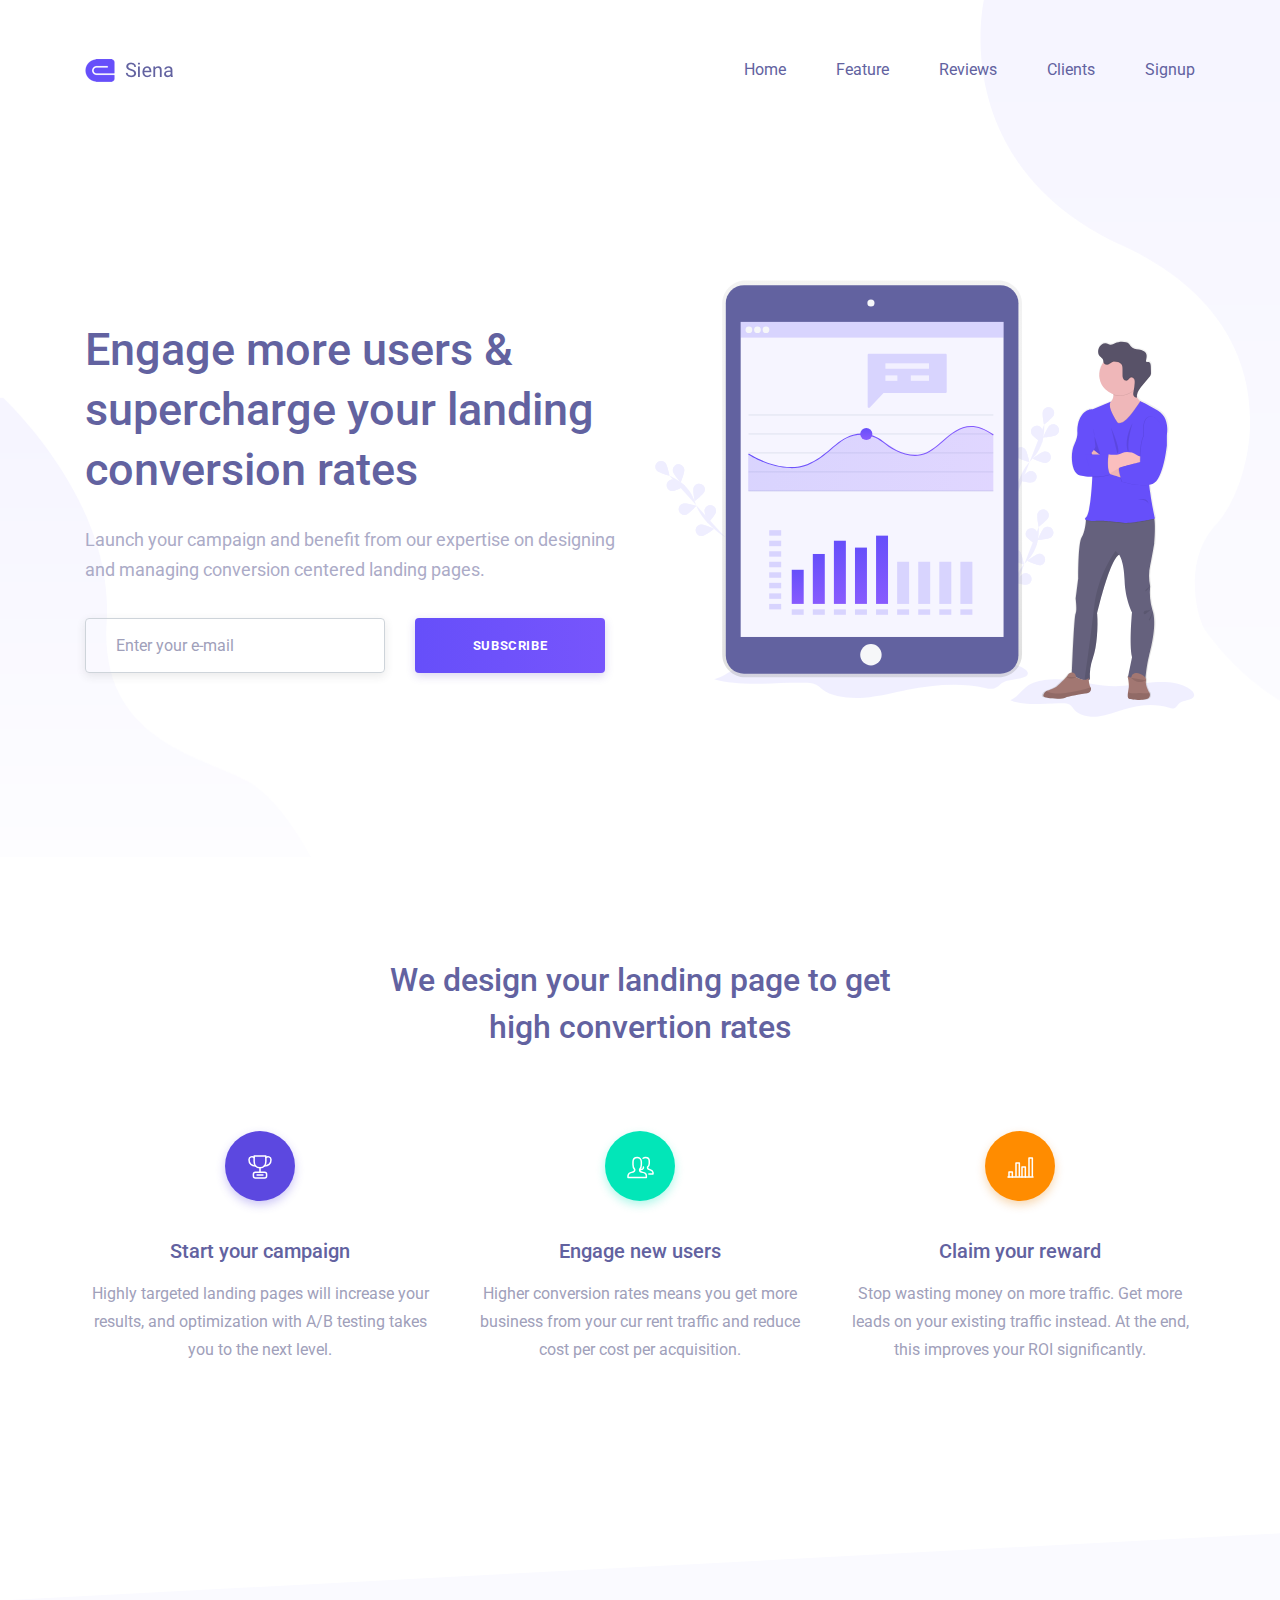
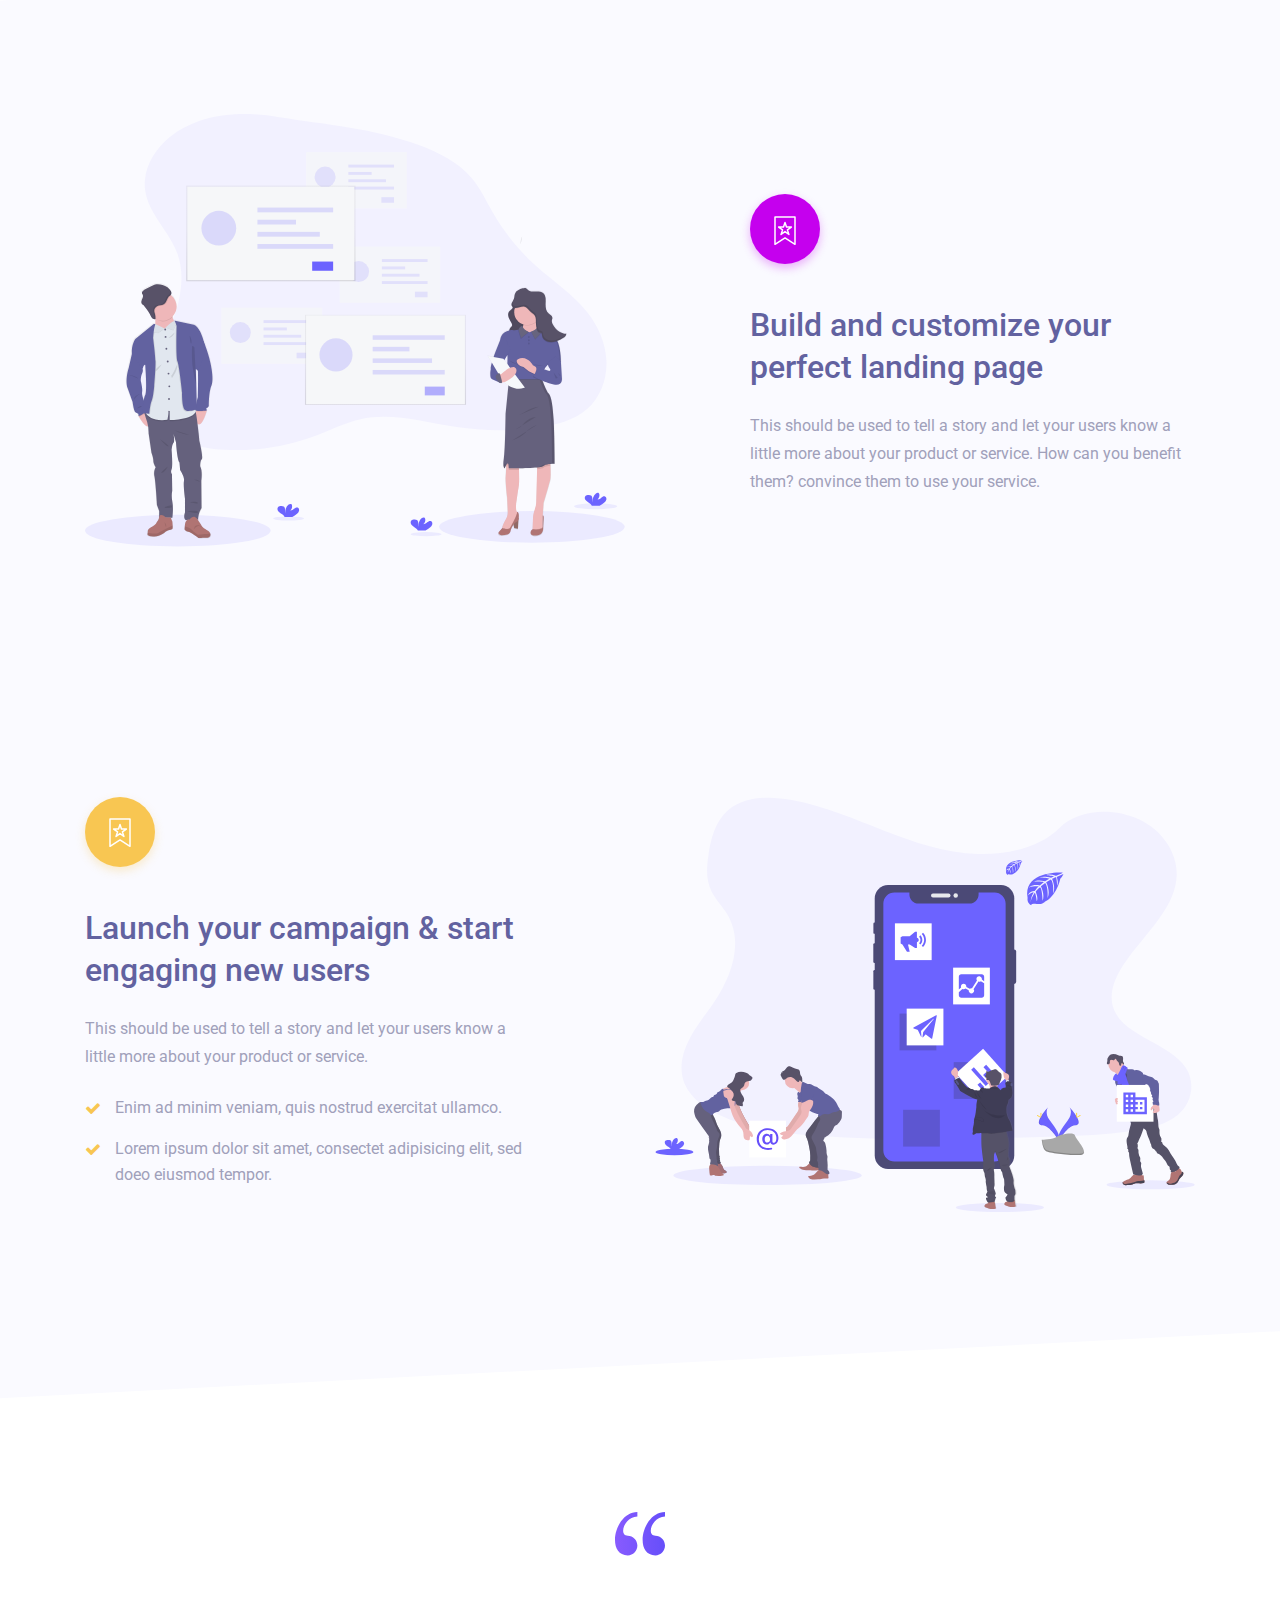
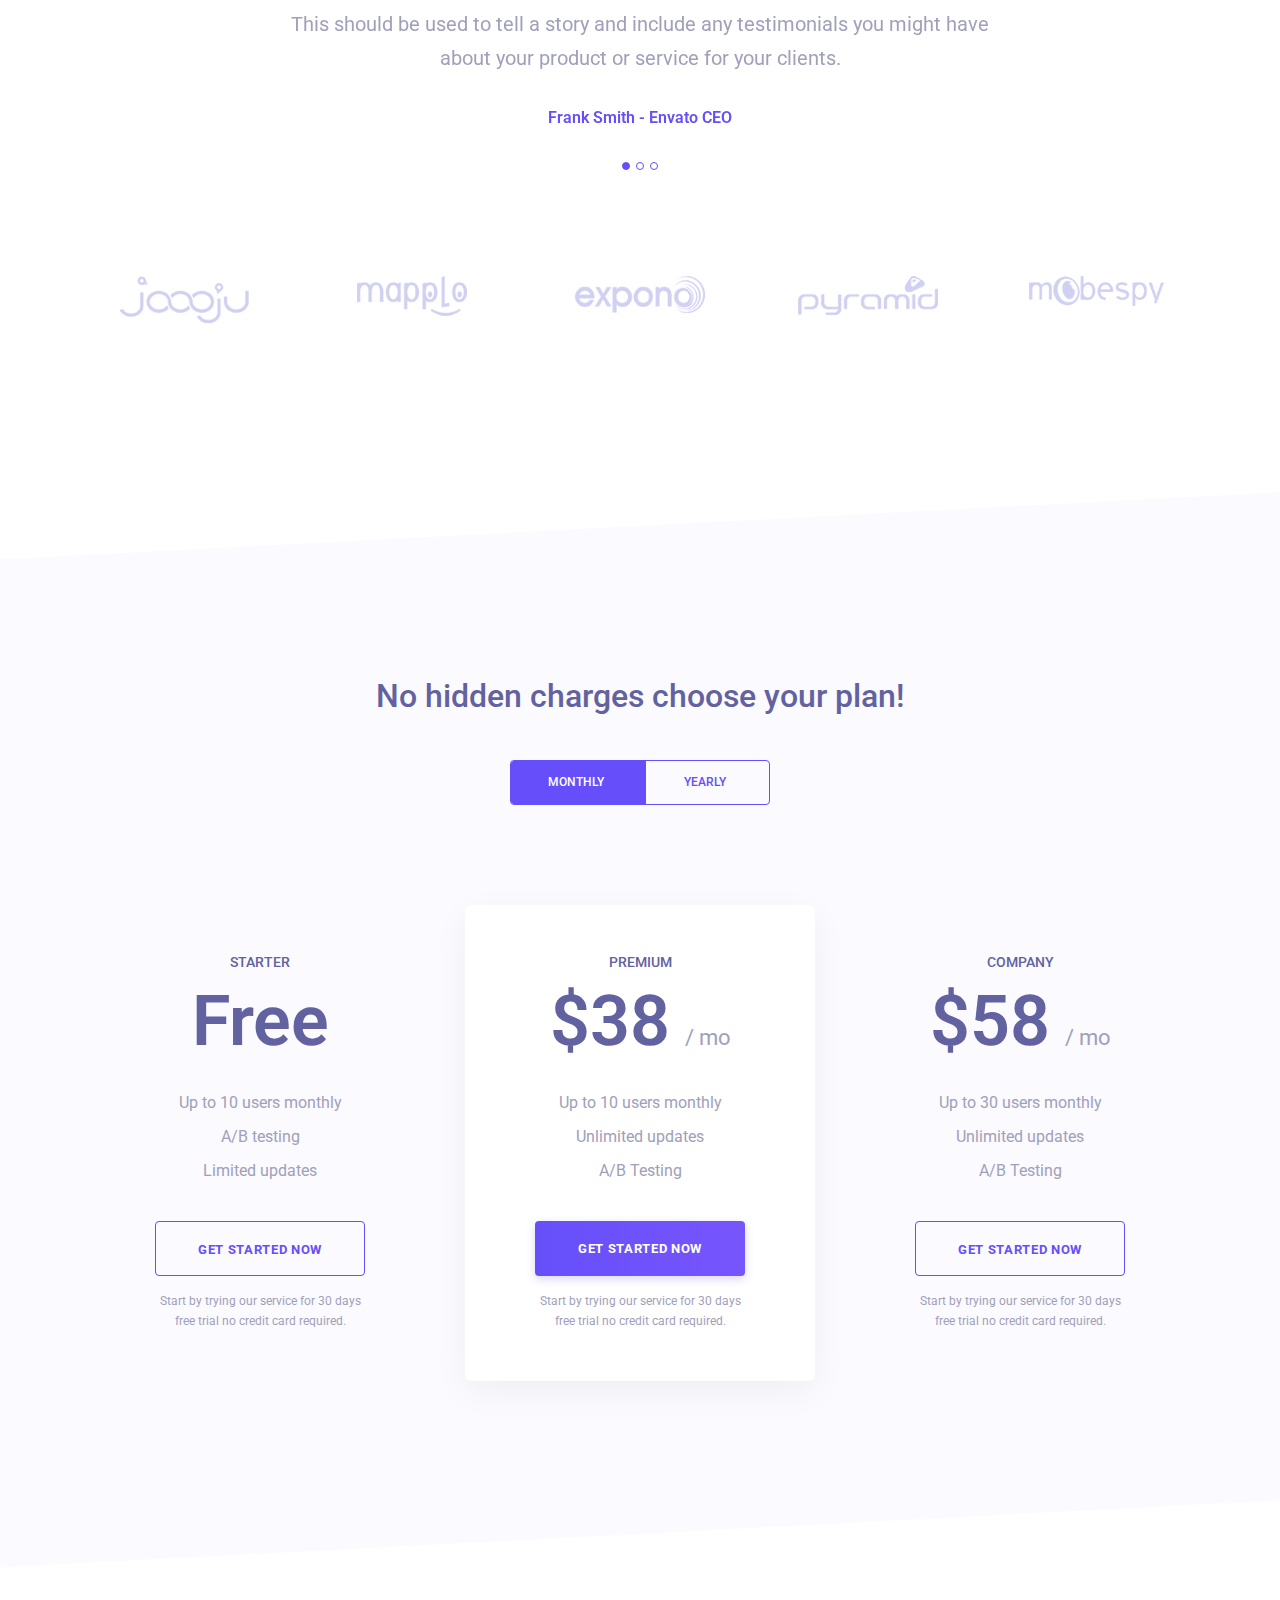
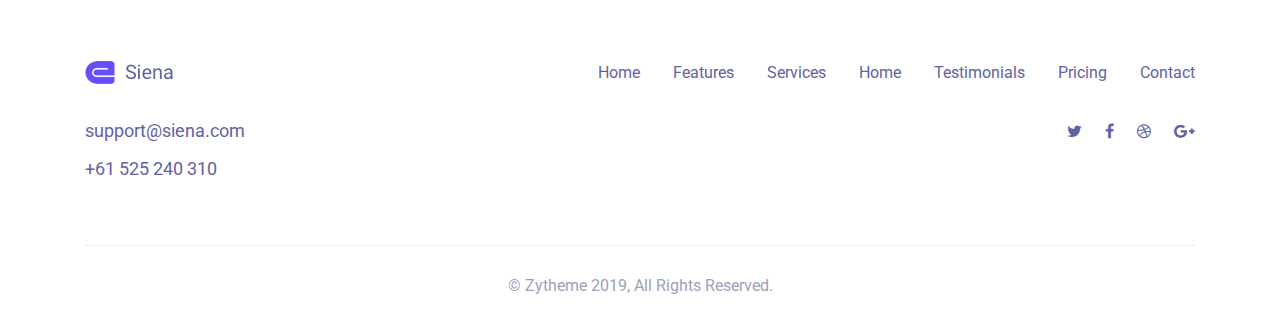
<file: landing-lead.html>
<!DOCTYPE html>
<html dir="ltr" lang="en-US">

<head>
    <!-- Document Meta
    ============================================= -->
    <meta charset="utf-8">
    <meta http-equiv="X-UA-Compatible" content="IE=edge">
    <!--IE Compatibility Meta-->
    <meta name="author" content="zytheme" />
    <meta name="viewport" content="width=device-width, initial-scale=1, maximum-scale=1">
    <meta name="description" content="Multi-purpose Makerting html5 landing page">
    <link href="assets/images/favicon/favicon.ico" rel="icon">

    <!-- Fonts
    ============================================= -->
    <link href='https://fonts.googleapis.com/css?family=Roboto:300,300i,400,400i,700' rel='stylesheet' type='text/css'>

    <!-- Stylesheets
    ============================================= -->
    <link href="assets/css/external.css" rel="stylesheet">
    <link href="assets/css/style.css" rel="stylesheet">

    <!-- HTML5 shim, for IE6-8 support of HTML5 elements. All other JS at the end of file. -->
    <!--[if lt IE 9]>
      <script src="assets/js/html5shiv.js"></script>
      <script src="assets/js/respond.min.js"></script>
    <![endif]-->

    <!-- Document Title
    ============================================= -->
    <title>Siena | Marketing Html5 Landing Page</title>
</head>

<body class="body-scroll">
    <!-- Document Wrapper
	============================================= -->
    <div id="wrapper" class="wrapper clearfix">
        <!-- Header
============================================= -->
        <header id="navbar-spy" class="header header-1 header-transparent header-fixed">
            <nav id="primary-menu" class="navbar navbar-expand-lg navbar-dark">
                <div class="container">
                    <a class="navbar-brand" href="index.html">
                        <img class="logo logo-dark" src="assets/images/logo/logo-dark.png" alt="Kolaso Logo">
                    </a>
                    <button class="navbar-toggler" type="button" data-toggle="collapse" data-target="#navbarContent"
                        aria-controls="navbarContent" aria-expanded="false" aria-label="Toggle navigation">
                        <span class="toogle-inner"></span>
                    </button>
                    <div class="collapse navbar-collapse" id="navbarContent">
                        <ul class="navbar-nav ml-auto">
                            <li class="active"><a data-scroll="scrollTo" href="#hero">home</a>
                            </li>
                            <li><a data-scroll="scrollTo" href="#feature2">feature</a>
                            </li>
                            <li><a data-scroll="scrollTo" href="#reviews">reviews</a>
                            </li>
                            <li><a data-scroll="scrollTo" href="#clients">clients</a>
                            </li>
                            <li><a data-scroll="scrollTo" href="#cta">signup</a>
                            </li>
                        </ul>
                    </div>
                    <!--/.nav-collapse -->
                </div>
            </nav>
        </header>
        <!-- Slider #1
============================================= -->
        <section id="hero" class="section hero">
            <div class="container">
                <div class="row row-content">
                    <div class="col-12 col-md-12 col-lg-6">
                        <div class="hero-headline">Engage more users & supercharge your landing conversion rates</div>
                        <div class="hero-bio">Launch your campaign and benefit from our expertise on designing and
                            managing conversion centered landing pages.</div>
                        <div class="hero-action">
                            <form class="form-inline mb-0 mailchimp" novalidate="true">
                                <input type="email" class="form-control" placeholder="Enter your e-mail">
                                <input type="submit" value="Subscribe" class="btn btn--gradient">
                            </form>
                            <div class="subscribe-alert"></div>
                        </div>
                    </div>
                    <div class="col-12 col-md-12 col-lg-6">
                        <div class="hero-img">
                            <img class="img-fluid" src="assets/images/hero/hero.svg" alt="background">
                        </div>
                    </div>
                </div>
                <!-- .row end -->
            </div>
            <!-- .container end -->
        </section>
        <!-- #slider end -->
        <!-- Feature #1
============================================= -->
        <section id="feature1" class="section feature feature-center bg-white">
            <div class="container">
                <div class="row">
                    <div class="col-12 col-md-12 col-lg-6 offset-lg-3">
                        <div class="heading heading-1 text--center mb-80">
                            <h2 class="heading-title">
                                We design your landing page to get high convertion rates
                            </h2>
                        </div>
                    </div>
                </div>
                <div class="row">
                    <!-- Panel #1 -->
                    <div class="col-12 col-md-4 col-lg-4">
                        <div class="feature-panel">
                            <div class="feature-img bg-blue">
                                <img src="assets/images/features/champion.svg" alt="target">
                            </div>
                            <div class="feature-content">
                                <h3>Start your campaign</h3>
                                <p>Highly targeted landing pages will increase your results, and optimization with A/B
                                    testing takes you to the next level. </p>
                            </div>
                        </div>
                        <!-- .feature-panel end -->
                    </div>
                    <!-- .col-md-4 end -->

                    <!-- Panel #2 -->
                    <div class="col-12 col-md-4 col-lg-4">
                        <div class="feature-panel">
                            <div class="feature-img bg-green">
                                <img src="assets/images/features/team.svg" alt="users">
                            </div>
                            <div class="feature-content">
                                <h3>Engage new users</h3>
                                <p>Higher conversion rates means you get more business from your cur rent traffic and
                                    reduce cost per cost per acquisition.</p>
                            </div>
                        </div>
                        <!-- .feature-panel end -->
                    </div>
                    <!-- .col-md-4 end -->

                    <!-- Panel #3 -->
                    <div class="col-12 col-md-4 col-lg-4">
                        <div class="feature-panel">
                            <div class="feature-img bg-orange">
                                <img src="assets/images/features/chart.svg" alt="chart">
                            </div>
                            <div class="feature-content">
                                <h3>Claim your reward</h3>
                                <p>Stop wasting money on more traffic. Get more leads on your existing traffic instead.
                                    At the end, this improves your ROI significantly.</p>
                            </div>
                        </div>
                        <!-- .feature-panel end -->
                    </div>
                    <!-- .col-md-4 end -->
                </div>
                <!-- .row end -->
            </div>
            <!-- .container end -->
        </section>
        <!-- #feature1 end -->
        <!-- Feature #2
============================================= -->
        <section id="feature2" class="section feature feature-2 bg-shape">
            <div class="container">
                <div class="row">
                    <div class="col-12 col-md-12 col-lg-6">
                        <img class="img-fluid" src="assets/images/features/service-1.svg" alt="device" />
                    </div>
                    <!-- .col-md-6 end -->
                    <div class="col-12 col-md-12 col-lg-5 offset-lg-1">
                        <div class="feature-panel mt-80">
                            <div class="feature-img bg-purple">
                                <img src="assets/images/features/bookmark.svg" alt="device">
                            </div>
                            <div class="feature-content">
                                <h3>Build and customize your perfect landing page</h3>
                                <p>This should be used to tell a story and let your users know a little more about your
                                    product or service. How can you benefit them? convince them to use your service.</p>
                            </div>
                        </div>
                        <!-- .feature-panel end -->
                    </div>
                    <!-- .col-md-6 end -->
                </div>
                <div class="clearfix mt-100 pt-150"></div>
                <!-- .row end -->
                <div class="row">
                    <div class="col-12 col-md-12 col-lg-5">
                        <div class="feature-panel">
                            <div class="feature-img bg-yellow">
                                <img src="assets/images/features/bookmark.svg" alt="device">
                            </div>
                            <div class="feature-content">
                                <h3>Launch your campaign & start engaging new users</h3>
                                <p>This should be used to tell a story and let your users know a little more about your
                                    product or service.</p>
                                <ul>
                                    <li>Enim ad minim veniam, quis nostrud exercitat ullamco.</li>
                                    <li>Lorem ipsum dolor sit amet, consectet adipisicing elit, sed doeo eiusmod tempor.
                                    </li>
                                </ul>
                            </div>
                        </div>
                        <!-- .feature-panel end -->
                    </div>
                    <!-- .col-md-6 end -->
                    <div class="col-12 col-md-12 col-lg-6 offset-lg-1">
                        <img class="img-fluid pull-right" src="assets/images/features/service-2.svg" alt="device" />
                    </div>
                    <!-- .col-md-6 end -->

                </div>
                <!-- .row end -->
            </div>
            <!-- .container end -->
        </section>
        <!-- #feature2 end -->
        <!-- reviews
============================================= -->
        <section id="reviews" class="section reviews pb-0 bg-white">
            <div class="container">
                <div class="row">
                    <div class="col-12 col-sm-12 col-md-12 col-lg-8 offset-lg-2">
                        <div class="carousel carousel-dots owl-carousel" data-slide="1" data-slide-rs="1"
                            data-autoplay="false" data-nav="false" data-dots="true" data-space="0" data-loop="true"
                            data-speed="800">

                            <!-- Testimonial #1 -->
                            <div class="testimonial-panel">
                                <div class="testimonial-body">
                                    <p>This should be used to tell a story and include any testimonials you might have
                                        about your product or service for your clients.</p>
                                    <div class="testimonial-author">
                                        <h5>Frank Smith - Envato CEO</h5>
                                    </div>
                                </div>
                            </div>

                            <!-- Testimonial #2  -->
                            <div class="testimonial-panel">
                                <div class="testimonial-body">
                                    <p>This should be used to tell a story and include any testimonials you might have
                                        about your product or service for your clients.</p>
                                    <div class="testimonial-author">
                                        <h5>Jone Doe - Zytheme CEO</h5>
                                    </div>
                                </div>
                            </div>

                            <!-- Testimonial #3 -->
                            <div class="testimonial-panel">
                                <div class="testimonial-body">
                                    <p>Siena has helped us grow our business by optimizing our landing pages. We’ve
                                        increased conversion rates by 120%.</p>
                                    <div class="testimonial-author">
                                        <h5>Bone Datche - 7oroof CEO</h5>
                                    </div>
                                </div>
                            </div>

                        </div><!-- .carousel End -->
                    </div>
                </div>
                <!-- .row End -->
            </div>
            <!-- .container End -->
        </section>
        <!-- #reviews End-->
        <!-- Clients Section
============================================= -->
        <section id="clients" class="section clients clients-carousel bg-white">
            <div class="container">
                <div class="row">
                    <div class="col-12 col-md-12 col-lg-12">
                        <div class="carousel carousel-dots owl-carousel" data-slide="5" data-slide-res="2"
                            data-autoplay="true" data-nav="false" data-dots="false" data-space="30" data-loop="true"
                            data-speed="800">
                            <!-- Client #1 -->
                            <div class="client">
                                <img class="center-block" src="assets/images/clients/1.png" alt="client">
                            </div>

                            <!-- Client #2 -->
                            <div class="client">
                                <img class="center-block" src="assets/images/clients/2.png" alt="client">
                            </div>

                            <!-- Client #3 -->
                            <div class="client">
                                <img class="center-block" src="assets/images/clients/3.png" alt="client">
                            </div>

                            <!-- Client #4 -->
                            <div class="client">
                                <img class="center-block" src="assets/images/clients/4.png" alt="client">
                            </div>

                            <!-- Client #5 -->
                            <div class="client">
                                <img class="center-block" src="assets/images/clients/5.png" alt="client">
                            </div>
                            <!-- Client #3 -->
                            <div class="client">
                                <img class="center-block" src="assets/images/clients/3.png" alt="client">
                            </div>

                            <!-- Client #4 -->
                            <div class="client">
                                <img class="center-block" src="assets/images/clients/4.png" alt="client">
                            </div>
                        </div>
                    </div>
                    <!-- .col-md-12 end -->
                </div>
                <!-- .row end -->
            </div>
            <!-- .container end -->
        </section>
        <!-- #clients end -->
        <!-- Pricing Table
============================================= -->
        <section id="pricing" class="section pricing bg-gray bg-shape">
            <div class="container">
                <div class="row clearfix">
                    <div class="col-12 col-sm-12 col-md-12 col-lg-8 offset-lg-2">
                        <div class="heading heading-1 text--center mb-40">
                            <h2 class="heading-title">No hidden charges choose your plan!</h2>
                        </div>
                    </div>
                    <!-- .col-md-6 end -->
                </div>
                <!-- .row end -->
                <div class="row">
                    <div class="col-12 col-md-12 col-lg-12">
                        <div class="pricing-filter">
                            <a href="#" class="monthly is-active">Monthly</a>
                            <a href="#" class="yearly">yearly</a>
                            <span class="switch"></span>
                        </div>
                    </div>

                    <!-- Pricing Packge #1
            ============================================= -->
                    <div class="col-12 col-sm-12 col-md-12 col-lg-4 price-table">
                        <div class="pricing-panel">
                            <!--  Pricing heading  -->
                            <div class="pricing-heading text--center">
                                <h4>Starter</h4>
                                <p>free</p>
                            </div>
                            <!--  Pricing body  -->
                            <div class="pricing-body">
                                <ul class="list-unstyled">
                                    <li>Up to 10 users monthly</li>
                                    <li>A/B testing</li>
                                    <li>Limited updates</li>
                                </ul>
                            </div>
                            <!--  Pricing Body  -->
                            <div class="pricing-footer">
                                <a class="btn btn--primary btn--bordered" href="#">Get Started Now</a>
                                <p>Start by trying our service for 30 days free trial no credit card required.</p>
                            </div>
                        </div>
                    </div>
                    <!-- .pricing-table End -->

                    <!-- Pricing Packge #2
            ============================================= -->
                    <div class="col-12 col-sm-12 col-md-12 col-lg-4 price-table">
                        <div class="pricing-panel pricing-active">
                            <!--  Pricing heading  -->
                            <div class="pricing-heading text--center">
                                <h4>Premium</h4>
                                <div class="pricing-switcher">
                                    <p class="pricing-monthly"><span class="currency">$</span>38<span class="period">/
                                            mo</span></p>
                                    <p class="pricing-yealry"><span class="currency">$</span>68<span class="period">/
                                            year</span></p>
                                </div>
                            </div>
                            <!--  Pricing body  -->
                            <div class="pricing-body">
                                <ul class="list-unstyled">
                                    <li>Up to 10 users monthly</li>
                                    <li>Unlimited updates</li>
                                    <li>A/B Testing</li>
                                </ul>
                            </div>
                            <!--  Pricing Body  -->
                            <div class="pricing-footer">
                                <a class="btn btn--gradient" href="#">Get Started Now</a>
                                <p>Start by trying our service for 30 days free trial no credit card required.</p>
                            </div>
                        </div>
                    </div>
                    <!-- .pricing-table End -->

                    <!-- Pricing Packge #3
            ============================================= -->
                    <div class="col-12 col-sm-12 col-md-12 col-lg-4 price-table">
                        <div class="pricing-panel">
                            <!--  Pricing heading  -->
                            <div class="pricing-heading text--center">
                                <h4 class="reveal">Company</h4>
                                <div class="pricing-switcher">
                                    <p class="pricing-monthly"><span class="currency">$</span>58<span class="period">/
                                            mo</span></p>
                                    <p class="pricing-yealry"><span class="currency">$</span>98<span class="period">/
                                            year</span></p>
                                </div>
                            </div>
                            <!--  Pricing body  -->
                            <div class="pricing-body">
                                <ul class="list-unstyled">
                                    <li>Up to 30 users monthly</li>
                                    <li>Unlimited updates</li>
                                    <li>A/B Testing</li>
                                </ul>
                            </div>
                            <!--  Pricing Body  -->
                            <div class="pricing-footer">
                                <a class="btn btn--primary btn--bordered" href="#">Get Started Now</a>
                                <p>Start by trying our service for 30 days free trial no credit card required.</p>
                            </div>
                        </div>
                    </div>
                    <!-- .pricing-table End -->
                </div>
                <!-- .row end -->
            </div>
            <!-- .container end -->
        </section>
        <!-- Footer
============================================= -->
        <footer id="footer" class="footer">
            <div class="footer-top">
                <div class="container">
                    <div class="row">
                        <div class="col-12 col-md-12 col-lg-4">
                            <div class="footer-logo">
                                <img src="assets/images/logo/logo-dark.png" alt="Siena Logo">
                            </div>
                        </div>
                        <div class="col-12 col-md-12 col-lg-8">
                            <div class="footer-menu">
                                <a href="#">home</a>
                                <a href="#">Features</a>
                                <a href="#">Services</a>
                                <a href="#">home</a>
                                <a href="#">Testimonials</a>
                                <a href="#">Pricing</a>
                                <a href="#">Contact</a>
                            </div>
                        </div>
                    </div><!-- .row end -->
                    <div class="row">
                        <div class="col-12 col-md-12 col-lg-6">
                            <div class="footer-info">
                                <p>support@siena.com</p>
                                <p>+61 525 240 310</p>
                            </div>
                        </div>
                        <div class="col-12 col-md-12 col-lg-6">
                            <div class="footer-social">
                                <a class="twitter" href="#">
                                    <i class="fa fa-twitter"></i>
                                </a>
                                <a class="facebook" href="#">
                                    <i class="fa fa-facebook"></i>
                                </a>
                                <a class="dribbble" href="#">
                                    <i class="fa fa-dribbble"></i>
                                </a>
                                <a class="google" href="#">
                                    <i class="fa fa-google-plus"></i>
                                </a>
                            </div>
                        </div>
                    </div>
                    <!-- .row end -->
                </div>
                <!-- .container end -->
            </div>

            <div class="footer-bottom">
                <div class="container">
                    <div class="row">
                        <div class="col-12 col-sm-12 col-md-12 col-lg-12">
                            <hr>
                        </div>
                        <div class="col-12 col-md-12 col-lg-12">
                            <div class="footer-copyright">
                                <span>&copy; Zytheme 2019, All Rights Reserved.</span>
                            </div>
                        </div>
                    </div>
                    <!-- .row end -->
                </div>
                <!-- .container end -->
            </div>
            <!-- .footer-bottom end -->
        </footer>
    </div>
    <!-- #wrapper end -->

    <!-- Footer Scripts
	============================================= -->
    <script src="assets/js/jquery-3.3.1.min.js"></script>
    <script src="assets/js/plugins.js"></script>
    <script src="assets/js/functions.js"></script>
</body>

</html>
</file>
<file: assets/css/external.css>
.mfp-bg,.mfp-wrap{position:fixed;left:0;top:0}.mfp-bg,.mfp-container,.mfp-wrap{height:100%;width:100%}.mfp-container:before,.mfp-figure:after{content:''}.mfp-bg{z-index:1042;overflow:hidden;background:#0b0b0b;opacity:.8;filter:alpha(opacity=80)}.mfp-wrap{z-index:1043;outline:0!important;-webkit-backface-visibility:hidden}.mfp-container{text-align:center;position:absolute;left:0;top:0;padding:0 8px;-webkit-box-sizing:border-box;-moz-box-sizing:border-box;box-sizing:border-box}.mfp-container:before{display:inline-block;height:100%;vertical-align:middle}.mfp-align-top .mfp-container:before{display:none}.mfp-content{position:relative;display:inline-block;vertical-align:middle;margin:0 auto;text-align:left;z-index:1045}.mfp-close,.mfp-preloader{text-align:center;position:absolute}.mfp-ajax-holder .mfp-content,.mfp-inline-holder .mfp-content{width:100%;cursor:auto}.mfp-ajax-cur{cursor:progress}.mfp-zoom-out-cur,.mfp-zoom-out-cur .mfp-image-holder .mfp-close{cursor:-moz-zoom-out;cursor:-webkit-zoom-out;cursor:zoom-out}.mfp-zoom{cursor:pointer;cursor:-webkit-zoom-in;cursor:-moz-zoom-in;cursor:zoom-in}.mfp-auto-cursor .mfp-content{cursor:auto}.mfp-arrow,.mfp-close,.mfp-counter,.mfp-preloader{-webkit-user-select:none;-moz-user-select:none;user-select:none}.mfp-loading.mfp-figure{display:none}.mfp-hide{display:none!important}.mfp-preloader{color:#CCC;top:50%;width:auto;margin-top:-.8em;left:8px;right:8px;z-index:1044}.mfp-preloader a{color:#CCC}.mfp-close,.mfp-preloader a:hover{color:#FFF}.mfp-s-error .mfp-content,.mfp-s-ready .mfp-preloader{display:none}button.mfp-arrow,button.mfp-close{overflow:visible;cursor:pointer;background:0 0;border:0;-webkit-appearance:none;display:block;outline:0;padding:0;z-index:1046;-webkit-box-shadow:none;box-shadow:none}button::-moz-focus-inner{padding:0;border:0}.mfp-close{width:44px;height:44px;line-height:44px;right:0;top:0;text-decoration:none;opacity:.65;filter:alpha(opacity=65);padding:0 0 18px 10px;font-style:normal;font-size:28px;font-family:Arial,Baskerville,monospace}.mfp-close:focus,.mfp-close:hover{opacity:1;filter:alpha(opacity=100)}.mfp-close:active{top:1px}.mfp-close-btn-in .mfp-close{color:#333}.mfp-iframe-holder .mfp-close,.mfp-image-holder .mfp-close{color:#FFF;right:-6px;text-align:right;padding-right:6px;width:100%}.mfp-counter{position:absolute;top:0;right:0;color:#CCC;font-size:12px;line-height:18px;white-space:nowrap}.mfp-figure,img.mfp-img{line-height:0}.mfp-arrow{position:absolute;opacity:.65;filter:alpha(opacity=65);margin:-55px 0 0;top:50%;padding:0;width:90px;height:110px;-webkit-tap-highlight-color:transparent}.mfp-arrow:active{margin-top:-54px}.mfp-arrow:focus,.mfp-arrow:hover{opacity:1;filter:alpha(opacity=100)}.mfp-arrow .mfp-a,.mfp-arrow .mfp-b,.mfp-arrow:after,.mfp-arrow:before{content:'';display:block;width:0;height:0;position:absolute;left:0;top:0;margin-top:35px;margin-left:35px;border:inset transparent}.mfp-arrow .mfp-a,.mfp-arrow:after{border-top-width:13px;border-bottom-width:13px;top:8px}.mfp-arrow .mfp-b,.mfp-arrow:before{border-top-width:21px;border-bottom-width:21px;opacity:.7}.mfp-arrow-left{left:0}.mfp-arrow-left .mfp-a,.mfp-arrow-left:after{border-right:17px solid #FFF;margin-left:31px}.mfp-arrow-left .mfp-b,.mfp-arrow-left:before{margin-left:25px;border-right:27px solid #3F3F3F}.mfp-arrow-right{right:0}.mfp-arrow-right .mfp-a,.mfp-arrow-right:after{border-left:17px solid #FFF;margin-left:39px}.mfp-arrow-right .mfp-b,.mfp-arrow-right:before{border-left:27px solid #3F3F3F}.mfp-iframe-holder{padding-top:40px;padding-bottom:40px}.mfp-iframe-holder .mfp-content{line-height:0;width:100%;max-width:900px}.mfp-image-holder .mfp-content,img.mfp-img{max-width:100%}.mfp-iframe-holder .mfp-close{top:-40px}.mfp-iframe-scaler{width:100%;height:0;overflow:hidden;padding-top:56.25%}.mfp-iframe-scaler iframe{position:absolute;display:block;top:0;left:0;width:100%;height:100%;box-shadow:0 0 8px rgba(0,0,0,.6);background:#000}.mfp-figure:after,img.mfp-img{width:auto;height:auto;display:block}img.mfp-img{-webkit-box-sizing:border-box;-moz-box-sizing:border-box;box-sizing:border-box;padding:40px 0;margin:0 auto}.mfp-figure:after{position:absolute;left:0;top:40px;bottom:40px;right:0;z-index:-1;box-shadow:0 0 8px rgba(0,0,0,.6);background:#444}.mfp-figure small{color:#BDBDBD;display:block;font-size:12px;line-height:14px}.mfp-figure figure{margin:0}.mfp-bottom-bar{margin-top:-36px;position:absolute;top:100%;left:0;width:100%;cursor:auto}.mfp-title{text-align:left;line-height:18px;color:#F3F3F3;word-wrap:break-word;padding-right:36px}.mfp-gallery .mfp-image-holder .mfp-figure{cursor:pointer}@media screen and (max-width:800px) and (orientation:landscape),screen and (max-height:300px){.mfp-img-mobile .mfp-image-holder{padding-left:0;padding-right:0}.mfp-img-mobile img.mfp-img{padding:0}.mfp-img-mobile .mfp-figure:after{top:0;bottom:0}.mfp-img-mobile .mfp-figure small{display:inline;margin-left:5px}.mfp-img-mobile .mfp-bottom-bar{background:rgba(0,0,0,.6);bottom:0;margin:0;top:auto;padding:3px 5px;position:fixed;-webkit-box-sizing:border-box;-moz-box-sizing:border-box;box-sizing:border-box}.mfp-img-mobile .mfp-bottom-bar:empty{padding:0}.mfp-img-mobile .mfp-counter{right:5px;top:3px}.mfp-img-mobile .mfp-close{top:0;right:0;width:35px;height:35px;line-height:35px;background:rgba(0,0,0,.6);position:fixed;text-align:center;padding:0}}@media all and (max-width:900px){.mfp-arrow{-webkit-transform:scale(.75);transform:scale(.75)}.mfp-arrow-left{-webkit-transform-origin:0;transform-origin:0}.mfp-arrow-right{-webkit-transform-origin:100%;transform-origin:100%}.mfp-container{padding-left:6px;padding-right:6px}}.mfp-ie7 .mfp-img{padding:0}.mfp-ie7 .mfp-bottom-bar{width:600px;left:50%;margin-left:-300px;margin-top:5px;padding-bottom:5px}.mfp-ie7 .mfp-container{padding:0}.mfp-ie7 .mfp-content{padding-top:44px}.mfp-ie7 .mfp-close{top:0;right:0;padding-top:0}

/**
 * Owl Carousel v2.3.4
 * Copyright 2013-2018 David Deutsch
 * Licensed under: SEE LICENSE IN https://github.com/OwlCarousel2/OwlCarousel2/blob/master/LICENSE
 */
.owl-carousel,.owl-carousel .owl-item{-webkit-tap-highlight-color:transparent;position:relative}.owl-carousel{display:none;width:100%;z-index:1}.owl-carousel .owl-stage{position:relative;-ms-touch-action:pan-Y;touch-action:manipulation;-moz-backface-visibility:hidden}.owl-carousel .owl-stage:after{content:".";display:block;clear:both;visibility:hidden;line-height:0;height:0}.owl-carousel .owl-stage-outer{position:relative;overflow:hidden;-webkit-transform:translate3d(0,0,0)}.owl-carousel .owl-item,.owl-carousel .owl-wrapper{-webkit-backface-visibility:hidden;-moz-backface-visibility:hidden;-ms-backface-visibility:hidden;-webkit-transform:translate3d(0,0,0);-moz-transform:translate3d(0,0,0);-ms-transform:translate3d(0,0,0)}.owl-carousel .owl-item{min-height:1px;float:left;-webkit-backface-visibility:hidden;-webkit-touch-callout:none}.owl-carousel .owl-item img{display:block;width:100%}.owl-carousel .owl-dots.disabled,.owl-carousel .owl-nav.disabled{display:none}.no-js .owl-carousel,.owl-carousel.owl-loaded{display:block}.owl-carousel .owl-dot,.owl-carousel .owl-nav .owl-next,.owl-carousel .owl-nav .owl-prev{cursor:pointer;-webkit-user-select:none;-khtml-user-select:none;-moz-user-select:none;-ms-user-select:none;user-select:none}.owl-carousel .owl-nav button.owl-next,.owl-carousel .owl-nav button.owl-prev,.owl-carousel button.owl-dot{background:0 0;color:inherit;border:none;padding:0!important;font:inherit}.owl-carousel.owl-loading{opacity:0;display:block}.owl-carousel.owl-hidden{opacity:0}.owl-carousel.owl-refresh .owl-item{visibility:hidden}.owl-carousel.owl-drag .owl-item{-ms-touch-action:pan-y;touch-action:pan-y;-webkit-user-select:none;-moz-user-select:none;-ms-user-select:none;user-select:none}.owl-carousel.owl-grab{cursor:move;cursor:grab}.owl-carousel.owl-rtl{direction:rtl}.owl-carousel.owl-rtl .owl-item{float:right}.owl-carousel .animated{animation-duration:1s;animation-fill-mode:both}.owl-carousel .owl-animated-in{z-index:0}.owl-carousel .owl-animated-out{z-index:1}.owl-carousel .fadeOut{animation-name:fadeOut}@keyframes fadeOut{0%{opacity:1}100%{opacity:0}}.owl-height{transition:height .5s ease-in-out}.owl-carousel .owl-item .owl-lazy{opacity:0;transition:opacity .4s ease}.owl-carousel .owl-item .owl-lazy:not([src]),.owl-carousel .owl-item .owl-lazy[src^=""]{max-height:0}.owl-carousel .owl-item img.owl-lazy{transform-style:preserve-3d}.owl-carousel .owl-video-wrapper{position:relative;height:100%;background:#000}.owl-carousel .owl-video-play-icon{position:absolute;height:80px;width:80px;left:50%;top:50%;margin-left:-40px;margin-top:-40px;background:url(owl.video.play.png) no-repeat;cursor:pointer;z-index:1;-webkit-backface-visibility:hidden;transition:transform .1s ease}.owl-carousel .owl-video-play-icon:hover{-ms-transform:scale(1.3,1.3);transform:scale(1.3,1.3)}.owl-carousel .owl-video-playing .owl-video-play-icon,.owl-carousel .owl-video-playing .owl-video-tn{display:none}.owl-carousel .owl-video-tn{opacity:0;height:100%;background-position:center center;background-repeat:no-repeat;background-size:contain;transition:opacity .4s ease}.owl-carousel .owl-video-frame{position:relative;z-index:1;height:100%;width:100%}

/*!
 *  Font Awesome 4.6.3 by @davegandy - http://fontawesome.io - @fontawesome
 *  License - http://fontawesome.io/license (Font: SIL OFL 1.1, CSS: MIT License)
 */@font-face{font-family:'FontAwesome';src:url('../fonts/fontawesome-webfont.eot?v=4.6.3');src:url('../fonts/fontawesome-webfont.eot?#iefix&v=4.6.3') format('embedded-opentype'),url('../fonts/fontawesome-webfont.woff2?v=4.6.3') format('woff2'),url('../fonts/fontawesome-webfont.woff?v=4.6.3') format('woff'),url('../fonts/fontawesome-webfont.ttf?v=4.6.3') format('truetype'),url('../fonts/fontawesome-webfont.svg?v=4.6.3#fontawesomeregular') format('svg');font-weight:normal;font-style:normal}.fa{display:inline-block;font:normal normal normal 14px/1 FontAwesome;font-size:inherit;text-rendering:auto;-webkit-font-smoothing:antialiased;-moz-osx-font-smoothing:grayscale}.fa-lg{font-size:1.33333333em;line-height:.75em;vertical-align:-15%}.fa-2x{font-size:2em}.fa-3x{font-size:3em}.fa-4x{font-size:4em}.fa-5x{font-size:5em}.fa-fw{width:1.28571429em;text-align:center}.fa-ul{padding-left:0;margin-left:2.14285714em;list-style-type:none}.fa-ul>li{position:relative}.fa-li{position:absolute;left:-2.14285714em;width:2.14285714em;top:.14285714em;text-align:center}.fa-li.fa-lg{left:-1.85714286em}.fa-border{padding:.2em .25em .15em;border:solid .08em #eee;border-radius:.1em}.fa-pull-left{float:left}.fa-pull-right{float:right}.fa.fa-pull-left{margin-right:.3em}.fa.fa-pull-right{margin-left:.3em}.pull-right{float:right}.pull-left{float:left}.fa.pull-left{margin-right:.3em}.fa.pull-right{margin-left:.3em}.fa-spin{-webkit-animation:fa-spin 2s infinite linear;animation:fa-spin 2s infinite linear}.fa-pulse{-webkit-animation:fa-spin 1s infinite steps(8);animation:fa-spin 1s infinite steps(8)}@-webkit-keyframes fa-spin{0%{-webkit-transform:rotate(0deg);transform:rotate(0deg)}100%{-webkit-transform:rotate(359deg);transform:rotate(359deg)}}@keyframes fa-spin{0%{-webkit-transform:rotate(0deg);transform:rotate(0deg)}100%{-webkit-transform:rotate(359deg);transform:rotate(359deg)}}.fa-rotate-90{-ms-filter:"progid:DXImageTransform.Microsoft.BasicImage(rotation=1)";-webkit-transform:rotate(90deg);-ms-transform:rotate(90deg);transform:rotate(90deg)}.fa-rotate-180{-ms-filter:"progid:DXImageTransform.Microsoft.BasicImage(rotation=2)";-webkit-transform:rotate(180deg);-ms-transform:rotate(180deg);transform:rotate(180deg)}.fa-rotate-270{-ms-filter:"progid:DXImageTransform.Microsoft.BasicImage(rotation=3)";-webkit-transform:rotate(270deg);-ms-transform:rotate(270deg);transform:rotate(270deg)}.fa-flip-horizontal{-ms-filter:"progid:DXImageTransform.Microsoft.BasicImage(rotation=0, mirror=1)";-webkit-transform:scale(-1, 1);-ms-transform:scale(-1, 1);transform:scale(-1, 1)}.fa-flip-vertical{-ms-filter:"progid:DXImageTransform.Microsoft.BasicImage(rotation=2, mirror=1)";-webkit-transform:scale(1, -1);-ms-transform:scale(1, -1);transform:scale(1, -1)}:root .fa-rotate-90,:root .fa-rotate-180,:root .fa-rotate-270,:root .fa-flip-horizontal,:root .fa-flip-vertical{filter:none}.fa-stack{position:relative;display:inline-block;width:2em;height:2em;line-height:2em;vertical-align:middle}.fa-stack-1x,.fa-stack-2x{position:absolute;left:0;width:100%;text-align:center}.fa-stack-1x{line-height:inherit}.fa-stack-2x{font-size:2em}.fa-inverse{color:#fff}.fa-glass:before{content:"\f000"}.fa-music:before{content:"\f001"}.fa-search:before{content:"\f002"}.fa-envelope-o:before{content:"\f003"}.fa-heart:before{content:"\f004"}.fa-star:before{content:"\f005"}.fa-star-o:before{content:"\f006"}.fa-user:before{content:"\f007"}.fa-film:before{content:"\f008"}.fa-th-large:before{content:"\f009"}.fa-th:before{content:"\f00a"}.fa-th-list:before{content:"\f00b"}.fa-check:before{content:"\f00c"}.fa-remove:before,.fa-close:before,.fa-times:before{content:"\f00d"}.fa-search-plus:before{content:"\f00e"}.fa-search-minus:before{content:"\f010"}.fa-power-off:before{content:"\f011"}.fa-signal:before{content:"\f012"}.fa-gear:before,.fa-cog:before{content:"\f013"}.fa-trash-o:before{content:"\f014"}.fa-home:before{content:"\f015"}.fa-file-o:before{content:"\f016"}.fa-clock-o:before{content:"\f017"}.fa-road:before{content:"\f018"}.fa-download:before{content:"\f019"}.fa-arrow-circle-o-down:before{content:"\f01a"}.fa-arrow-circle-o-up:before{content:"\f01b"}.fa-inbox:before{content:"\f01c"}.fa-play-circle-o:before{content:"\f01d"}.fa-rotate-right:before,.fa-repeat:before{content:"\f01e"}.fa-refresh:before{content:"\f021"}.fa-list-alt:before{content:"\f022"}.fa-lock:before{content:"\f023"}.fa-flag:before{content:"\f024"}.fa-headphones:before{content:"\f025"}.fa-volume-off:before{content:"\f026"}.fa-volume-down:before{content:"\f027"}.fa-volume-up:before{content:"\f028"}.fa-qrcode:before{content:"\f029"}.fa-barcode:before{content:"\f02a"}.fa-tag:before{content:"\f02b"}.fa-tags:before{content:"\f02c"}.fa-book:before{content:"\f02d"}.fa-bookmark:before{content:"\f02e"}.fa-print:before{content:"\f02f"}.fa-camera:before{content:"\f030"}.fa-font:before{content:"\f031"}.fa-bold:before{content:"\f032"}.fa-italic:before{content:"\f033"}.fa-text-height:before{content:"\f034"}.fa-text-width:before{content:"\f035"}.fa-align-left:before{content:"\f036"}.fa-align-center:before{content:"\f037"}.fa-align-right:before{content:"\f038"}.fa-align-justify:before{content:"\f039"}.fa-list:before{content:"\f03a"}.fa-dedent:before,.fa-outdent:before{content:"\f03b"}.fa-indent:before{content:"\f03c"}.fa-video-camera:before{content:"\f03d"}.fa-photo:before,.fa-image:before,.fa-picture-o:before{content:"\f03e"}.fa-pencil:before{content:"\f040"}.fa-map-marker:before{content:"\f041"}.fa-adjust:before{content:"\f042"}.fa-tint:before{content:"\f043"}.fa-edit:before,.fa-pencil-square-o:before{content:"\f044"}.fa-share-square-o:before{content:"\f045"}.fa-check-square-o:before{content:"\f046"}.fa-arrows:before{content:"\f047"}.fa-step-backward:before{content:"\f048"}.fa-fast-backward:before{content:"\f049"}.fa-backward:before{content:"\f04a"}.fa-play:before{content:"\f04b"}.fa-pause:before{content:"\f04c"}.fa-stop:before{content:"\f04d"}.fa-forward:before{content:"\f04e"}.fa-fast-forward:before{content:"\f050"}.fa-step-forward:before{content:"\f051"}.fa-eject:before{content:"\f052"}.fa-chevron-left:before{content:"\f053"}.fa-chevron-right:before{content:"\f054"}.fa-plus-circle:before{content:"\f055"}.fa-minus-circle:before{content:"\f056"}.fa-times-circle:before{content:"\f057"}.fa-check-circle:before{content:"\f058"}.fa-question-circle:before{content:"\f059"}.fa-info-circle:before{content:"\f05a"}.fa-crosshairs:before{content:"\f05b"}.fa-times-circle-o:before{content:"\f05c"}.fa-check-circle-o:before{content:"\f05d"}.fa-ban:before{content:"\f05e"}.fa-arrow-left:before{content:"\f060"}.fa-arrow-right:before{content:"\f061"}.fa-arrow-up:before{content:"\f062"}.fa-arrow-down:before{content:"\f063"}.fa-mail-forward:before,.fa-share:before{content:"\f064"}.fa-expand:before{content:"\f065"}.fa-compress:before{content:"\f066"}.fa-plus:before{content:"\f067"}.fa-minus:before{content:"\f068"}.fa-asterisk:before{content:"\f069"}.fa-exclamation-circle:before{content:"\f06a"}.fa-gift:before{content:"\f06b"}.fa-leaf:before{content:"\f06c"}.fa-fire:before{content:"\f06d"}.fa-eye:before{content:"\f06e"}.fa-eye-slash:before{content:"\f070"}.fa-warning:before,.fa-exclamation-triangle:before{content:"\f071"}.fa-plane:before{content:"\f072"}.fa-calendar:before{content:"\f073"}.fa-random:before{content:"\f074"}.fa-comment:before{content:"\f075"}.fa-magnet:before{content:"\f076"}.fa-chevron-up:before{content:"\f077"}.fa-chevron-down:before{content:"\f078"}.fa-retweet:before{content:"\f079"}.fa-shopping-cart:before{content:"\f07a"}.fa-folder:before{content:"\f07b"}.fa-folder-open:before{content:"\f07c"}.fa-arrows-v:before{content:"\f07d"}.fa-arrows-h:before{content:"\f07e"}.fa-bar-chart-o:before,.fa-bar-chart:before{content:"\f080"}.fa-twitter-square:before{content:"\f081"}.fa-facebook-square:before{content:"\f082"}.fa-camera-retro:before{content:"\f083"}.fa-key:before{content:"\f084"}.fa-gears:before,.fa-cogs:before{content:"\f085"}.fa-comments:before{content:"\f086"}.fa-thumbs-o-up:before{content:"\f087"}.fa-thumbs-o-down:before{content:"\f088"}.fa-star-half:before{content:"\f089"}.fa-heart-o:before{content:"\f08a"}.fa-sign-out:before{content:"\f08b"}.fa-linkedin-square:before{content:"\f08c"}.fa-thumb-tack:before{content:"\f08d"}.fa-external-link:before{content:"\f08e"}.fa-sign-in:before{content:"\f090"}.fa-trophy:before{content:"\f091"}.fa-github-square:before{content:"\f092"}.fa-upload:before{content:"\f093"}.fa-lemon-o:before{content:"\f094"}.fa-phone:before{content:"\f095"}.fa-square-o:before{content:"\f096"}.fa-bookmark-o:before{content:"\f097"}.fa-phone-square:before{content:"\f098"}.fa-twitter:before{content:"\f099"}.fa-facebook-f:before,.fa-facebook:before{content:"\f09a"}.fa-github:before{content:"\f09b"}.fa-unlock:before{content:"\f09c"}.fa-credit-card:before{content:"\f09d"}.fa-feed:before,.fa-rss:before{content:"\f09e"}.fa-hdd-o:before{content:"\f0a0"}.fa-bullhorn:before{content:"\f0a1"}.fa-bell:before{content:"\f0f3"}.fa-certificate:before{content:"\f0a3"}.fa-hand-o-right:before{content:"\f0a4"}.fa-hand-o-left:before{content:"\f0a5"}.fa-hand-o-up:before{content:"\f0a6"}.fa-hand-o-down:before{content:"\f0a7"}.fa-arrow-circle-left:before{content:"\f0a8"}.fa-arrow-circle-right:before{content:"\f0a9"}.fa-arrow-circle-up:before{content:"\f0aa"}.fa-arrow-circle-down:before{content:"\f0ab"}.fa-globe:before{content:"\f0ac"}.fa-wrench:before{content:"\f0ad"}.fa-tasks:before{content:"\f0ae"}.fa-filter:before{content:"\f0b0"}.fa-briefcase:before{content:"\f0b1"}.fa-arrows-alt:before{content:"\f0b2"}.fa-group:before,.fa-users:before{content:"\f0c0"}.fa-chain:before,.fa-link:before{content:"\f0c1"}.fa-cloud:before{content:"\f0c2"}.fa-flask:before{content:"\f0c3"}.fa-cut:before,.fa-scissors:before{content:"\f0c4"}.fa-copy:before,.fa-files-o:before{content:"\f0c5"}.fa-paperclip:before{content:"\f0c6"}.fa-save:before,.fa-floppy-o:before{content:"\f0c7"}.fa-square:before{content:"\f0c8"}.fa-navicon:before,.fa-reorder:before,.fa-bars:before{content:"\f0c9"}.fa-list-ul:before{content:"\f0ca"}.fa-list-ol:before{content:"\f0cb"}.fa-strikethrough:before{content:"\f0cc"}.fa-underline:before{content:"\f0cd"}.fa-table:before{content:"\f0ce"}.fa-magic:before{content:"\f0d0"}.fa-truck:before{content:"\f0d1"}.fa-pinterest:before{content:"\f0d2"}.fa-pinterest-square:before{content:"\f0d3"}.fa-google-plus-square:before{content:"\f0d4"}.fa-google-plus:before{content:"\f0d5"}.fa-money:before{content:"\f0d6"}.fa-caret-down:before{content:"\f0d7"}.fa-caret-up:before{content:"\f0d8"}.fa-caret-left:before{content:"\f0d9"}.fa-caret-right:before{content:"\f0da"}.fa-columns:before{content:"\f0db"}.fa-unsorted:before,.fa-sort:before{content:"\f0dc"}.fa-sort-down:before,.fa-sort-desc:before{content:"\f0dd"}.fa-sort-up:before,.fa-sort-asc:before{content:"\f0de"}.fa-envelope:before{content:"\f0e0"}.fa-linkedin:before{content:"\f0e1"}.fa-rotate-left:before,.fa-undo:before{content:"\f0e2"}.fa-legal:before,.fa-gavel:before{content:"\f0e3"}.fa-dashboard:before,.fa-tachometer:before{content:"\f0e4"}.fa-comment-o:before{content:"\f0e5"}.fa-comments-o:before{content:"\f0e6"}.fa-flash:before,.fa-bolt:before{content:"\f0e7"}.fa-sitemap:before{content:"\f0e8"}.fa-umbrella:before{content:"\f0e9"}.fa-paste:before,.fa-clipboard:before{content:"\f0ea"}.fa-lightbulb-o:before{content:"\f0eb"}.fa-exchange:before{content:"\f0ec"}.fa-cloud-download:before{content:"\f0ed"}.fa-cloud-upload:before{content:"\f0ee"}.fa-user-md:before{content:"\f0f0"}.fa-stethoscope:before{content:"\f0f1"}.fa-suitcase:before{content:"\f0f2"}.fa-bell-o:before{content:"\f0a2"}.fa-coffee:before{content:"\f0f4"}.fa-cutlery:before{content:"\f0f5"}.fa-file-text-o:before{content:"\f0f6"}.fa-building-o:before{content:"\f0f7"}.fa-hospital-o:before{content:"\f0f8"}.fa-ambulance:before{content:"\f0f9"}.fa-medkit:before{content:"\f0fa"}.fa-fighter-jet:before{content:"\f0fb"}.fa-beer:before{content:"\f0fc"}.fa-h-square:before{content:"\f0fd"}.fa-plus-square:before{content:"\f0fe"}.fa-angle-double-left:before{content:"\f100"}.fa-angle-double-right:before{content:"\f101"}.fa-angle-double-up:before{content:"\f102"}.fa-angle-double-down:before{content:"\f103"}.fa-angle-left:before{content:"\f104"}.fa-angle-right:before{content:"\f105"}.fa-angle-up:before{content:"\f106"}.fa-angle-down:before{content:"\f107"}.fa-desktop:before{content:"\f108"}.fa-laptop:before{content:"\f109"}.fa-tablet:before{content:"\f10a"}.fa-mobile-phone:before,.fa-mobile:before{content:"\f10b"}.fa-circle-o:before{content:"\f10c"}.fa-quote-left:before{content:"\f10d"}.fa-quote-right:before{content:"\f10e"}.fa-spinner:before{content:"\f110"}.fa-circle:before{content:"\f111"}.fa-mail-reply:before,.fa-reply:before{content:"\f112"}.fa-github-alt:before{content:"\f113"}.fa-folder-o:before{content:"\f114"}.fa-folder-open-o:before{content:"\f115"}.fa-smile-o:before{content:"\f118"}.fa-frown-o:before{content:"\f119"}.fa-meh-o:before{content:"\f11a"}.fa-gamepad:before{content:"\f11b"}.fa-keyboard-o:before{content:"\f11c"}.fa-flag-o:before{content:"\f11d"}.fa-flag-checkered:before{content:"\f11e"}.fa-terminal:before{content:"\f120"}.fa-code:before{content:"\f121"}.fa-mail-reply-all:before,.fa-reply-all:before{content:"\f122"}.fa-star-half-empty:before,.fa-star-half-full:before,.fa-star-half-o:before{content:"\f123"}.fa-location-arrow:before{content:"\f124"}.fa-crop:before{content:"\f125"}.fa-code-fork:before{content:"\f126"}.fa-unlink:before,.fa-chain-broken:before{content:"\f127"}.fa-question:before{content:"\f128"}.fa-info:before{content:"\f129"}.fa-exclamation:before{content:"\f12a"}.fa-superscript:before{content:"\f12b"}.fa-subscript:before{content:"\f12c"}.fa-eraser:before{content:"\f12d"}.fa-puzzle-piece:before{content:"\f12e"}.fa-microphone:before{content:"\f130"}.fa-microphone-slash:before{content:"\f131"}.fa-shield:before{content:"\f132"}.fa-calendar-o:before{content:"\f133"}.fa-fire-extinguisher:before{content:"\f134"}.fa-rocket:before{content:"\f135"}.fa-maxcdn:before{content:"\f136"}.fa-chevron-circle-left:before{content:"\f137"}.fa-chevron-circle-right:before{content:"\f138"}.fa-chevron-circle-up:before{content:"\f139"}.fa-chevron-circle-down:before{content:"\f13a"}.fa-html5:before{content:"\f13b"}.fa-css3:before{content:"\f13c"}.fa-anchor:before{content:"\f13d"}.fa-unlock-alt:before{content:"\f13e"}.fa-bullseye:before{content:"\f140"}.fa-ellipsis-h:before{content:"\f141"}.fa-ellipsis-v:before{content:"\f142"}.fa-rss-square:before{content:"\f143"}.fa-play-circle:before{content:"\f144"}.fa-ticket:before{content:"\f145"}.fa-minus-square:before{content:"\f146"}.fa-minus-square-o:before{content:"\f147"}.fa-level-up:before{content:"\f148"}.fa-level-down:before{content:"\f149"}.fa-check-square:before{content:"\f14a"}.fa-pencil-square:before{content:"\f14b"}.fa-external-link-square:before{content:"\f14c"}.fa-share-square:before{content:"\f14d"}.fa-compass:before{content:"\f14e"}.fa-toggle-down:before,.fa-caret-square-o-down:before{content:"\f150"}.fa-toggle-up:before,.fa-caret-square-o-up:before{content:"\f151"}.fa-toggle-right:before,.fa-caret-square-o-right:before{content:"\f152"}.fa-euro:before,.fa-eur:before{content:"\f153"}.fa-gbp:before{content:"\f154"}.fa-dollar:before,.fa-usd:before{content:"\f155"}.fa-rupee:before,.fa-inr:before{content:"\f156"}.fa-cny:before,.fa-rmb:before,.fa-yen:before,.fa-jpy:before{content:"\f157"}.fa-ruble:before,.fa-rouble:before,.fa-rub:before{content:"\f158"}.fa-won:before,.fa-krw:before{content:"\f159"}.fa-bitcoin:before,.fa-btc:before{content:"\f15a"}.fa-file:before{content:"\f15b"}.fa-file-text:before{content:"\f15c"}.fa-sort-alpha-asc:before{content:"\f15d"}.fa-sort-alpha-desc:before{content:"\f15e"}.fa-sort-amount-asc:before{content:"\f160"}.fa-sort-amount-desc:before{content:"\f161"}.fa-sort-numeric-asc:before{content:"\f162"}.fa-sort-numeric-desc:before{content:"\f163"}.fa-thumbs-up:before{content:"\f164"}.fa-thumbs-down:before{content:"\f165"}.fa-youtube-square:before{content:"\f166"}.fa-youtube:before{content:"\f167"}.fa-xing:before{content:"\f168"}.fa-xing-square:before{content:"\f169"}.fa-youtube-play:before{content:"\f16a"}.fa-dropbox:before{content:"\f16b"}.fa-stack-overflow:before{content:"\f16c"}.fa-instagram:before{content:"\f16d"}.fa-flickr:before{content:"\f16e"}.fa-adn:before{content:"\f170"}.fa-bitbucket:before{content:"\f171"}.fa-bitbucket-square:before{content:"\f172"}.fa-tumblr:before{content:"\f173"}.fa-tumblr-square:before{content:"\f174"}.fa-long-arrow-down:before{content:"\f175"}.fa-long-arrow-up:before{content:"\f176"}.fa-long-arrow-left:before{content:"\f177"}.fa-long-arrow-right:before{content:"\f178"}.fa-apple:before{content:"\f179"}.fa-windows:before{content:"\f17a"}.fa-android:before{content:"\f17b"}.fa-linux:before{content:"\f17c"}.fa-dribbble:before{content:"\f17d"}.fa-skype:before{content:"\f17e"}.fa-foursquare:before{content:"\f180"}.fa-trello:before{content:"\f181"}.fa-female:before{content:"\f182"}.fa-male:before{content:"\f183"}.fa-gittip:before,.fa-gratipay:before{content:"\f184"}.fa-sun-o:before{content:"\f185"}.fa-moon-o:before{content:"\f186"}.fa-archive:before{content:"\f187"}.fa-bug:before{content:"\f188"}.fa-vk:before{content:"\f189"}.fa-weibo:before{content:"\f18a"}.fa-renren:before{content:"\f18b"}.fa-pagelines:before{content:"\f18c"}.fa-stack-exchange:before{content:"\f18d"}.fa-arrow-circle-o-right:before{content:"\f18e"}.fa-arrow-circle-o-left:before{content:"\f190"}.fa-toggle-left:before,.fa-caret-square-o-left:before{content:"\f191"}.fa-dot-circle-o:before{content:"\f192"}.fa-wheelchair:before{content:"\f193"}.fa-vimeo-square:before{content:"\f194"}.fa-turkish-lira:before,.fa-try:before{content:"\f195"}.fa-plus-square-o:before{content:"\f196"}.fa-space-shuttle:before{content:"\f197"}.fa-slack:before{content:"\f198"}.fa-envelope-square:before{content:"\f199"}.fa-wordpress:before{content:"\f19a"}.fa-openid:before{content:"\f19b"}.fa-institution:before,.fa-bank:before,.fa-university:before{content:"\f19c"}.fa-mortar-board:before,.fa-graduation-cap:before{content:"\f19d"}.fa-yahoo:before{content:"\f19e"}.fa-google:before{content:"\f1a0"}.fa-reddit:before{content:"\f1a1"}.fa-reddit-square:before{content:"\f1a2"}.fa-stumbleupon-circle:before{content:"\f1a3"}.fa-stumbleupon:before{content:"\f1a4"}.fa-delicious:before{content:"\f1a5"}.fa-digg:before{content:"\f1a6"}.fa-pied-piper-pp:before{content:"\f1a7"}.fa-pied-piper-alt:before{content:"\f1a8"}.fa-drupal:before{content:"\f1a9"}.fa-joomla:before{content:"\f1aa"}.fa-language:before{content:"\f1ab"}.fa-fax:before{content:"\f1ac"}.fa-building:before{content:"\f1ad"}.fa-child:before{content:"\f1ae"}.fa-paw:before{content:"\f1b0"}.fa-spoon:before{content:"\f1b1"}.fa-cube:before{content:"\f1b2"}.fa-cubes:before{content:"\f1b3"}.fa-behance:before{content:"\f1b4"}.fa-behance-square:before{content:"\f1b5"}.fa-steam:before{content:"\f1b6"}.fa-steam-square:before{content:"\f1b7"}.fa-recycle:before{content:"\f1b8"}.fa-automobile:before,.fa-car:before{content:"\f1b9"}.fa-cab:before,.fa-taxi:before{content:"\f1ba"}.fa-tree:before{content:"\f1bb"}.fa-spotify:before{content:"\f1bc"}.fa-deviantart:before{content:"\f1bd"}.fa-soundcloud:before{content:"\f1be"}.fa-database:before{content:"\f1c0"}.fa-file-pdf-o:before{content:"\f1c1"}.fa-file-word-o:before{content:"\f1c2"}.fa-file-excel-o:before{content:"\f1c3"}.fa-file-powerpoint-o:before{content:"\f1c4"}.fa-file-photo-o:before,.fa-file-picture-o:before,.fa-file-image-o:before{content:"\f1c5"}.fa-file-zip-o:before,.fa-file-archive-o:before{content:"\f1c6"}.fa-file-sound-o:before,.fa-file-audio-o:before{content:"\f1c7"}.fa-file-movie-o:before,.fa-file-video-o:before{content:"\f1c8"}.fa-file-code-o:before{content:"\f1c9"}.fa-vine:before{content:"\f1ca"}.fa-codepen:before{content:"\f1cb"}.fa-jsfiddle:before{content:"\f1cc"}.fa-life-bouy:before,.fa-life-buoy:before,.fa-life-saver:before,.fa-support:before,.fa-life-ring:before{content:"\f1cd"}.fa-circle-o-notch:before{content:"\f1ce"}.fa-ra:before,.fa-resistance:before,.fa-rebel:before{content:"\f1d0"}.fa-ge:before,.fa-empire:before{content:"\f1d1"}.fa-git-square:before{content:"\f1d2"}.fa-git:before{content:"\f1d3"}.fa-y-combinator-square:before,.fa-yc-square:before,.fa-hacker-news:before{content:"\f1d4"}.fa-tencent-weibo:before{content:"\f1d5"}.fa-qq:before{content:"\f1d6"}.fa-wechat:before,.fa-weixin:before{content:"\f1d7"}.fa-send:before,.fa-paper-plane:before{content:"\f1d8"}.fa-send-o:before,.fa-paper-plane-o:before{content:"\f1d9"}.fa-history:before{content:"\f1da"}.fa-circle-thin:before{content:"\f1db"}.fa-header:before{content:"\f1dc"}.fa-paragraph:before{content:"\f1dd"}.fa-sliders:before{content:"\f1de"}.fa-share-alt:before{content:"\f1e0"}.fa-share-alt-square:before{content:"\f1e1"}.fa-bomb:before{content:"\f1e2"}.fa-soccer-ball-o:before,.fa-futbol-o:before{content:"\f1e3"}.fa-tty:before{content:"\f1e4"}.fa-binoculars:before{content:"\f1e5"}.fa-plug:before{content:"\f1e6"}.fa-slideshare:before{content:"\f1e7"}.fa-twitch:before{content:"\f1e8"}.fa-yelp:before{content:"\f1e9"}.fa-newspaper-o:before{content:"\f1ea"}.fa-wifi:before{content:"\f1eb"}.fa-calculator:before{content:"\f1ec"}.fa-paypal:before{content:"\f1ed"}.fa-google-wallet:before{content:"\f1ee"}.fa-cc-visa:before{content:"\f1f0"}.fa-cc-mastercard:before{content:"\f1f1"}.fa-cc-discover:before{content:"\f1f2"}.fa-cc-amex:before{content:"\f1f3"}.fa-cc-paypal:before{content:"\f1f4"}.fa-cc-stripe:before{content:"\f1f5"}.fa-bell-slash:before{content:"\f1f6"}.fa-bell-slash-o:before{content:"\f1f7"}.fa-trash:before{content:"\f1f8"}.fa-copyright:before{content:"\f1f9"}.fa-at:before{content:"\f1fa"}.fa-eyedropper:before{content:"\f1fb"}.fa-paint-brush:before{content:"\f1fc"}.fa-birthday-cake:before{content:"\f1fd"}.fa-area-chart:before{content:"\f1fe"}.fa-pie-chart:before{content:"\f200"}.fa-line-chart:before{content:"\f201"}.fa-lastfm:before{content:"\f202"}.fa-lastfm-square:before{content:"\f203"}.fa-toggle-off:before{content:"\f204"}.fa-toggle-on:before{content:"\f205"}.fa-bicycle:before{content:"\f206"}.fa-bus:before{content:"\f207"}.fa-ioxhost:before{content:"\f208"}.fa-angellist:before{content:"\f209"}.fa-cc:before{content:"\f20a"}.fa-shekel:before,.fa-sheqel:before,.fa-ils:before{content:"\f20b"}.fa-meanpath:before{content:"\f20c"}.fa-buysellads:before{content:"\f20d"}.fa-connectdevelop:before{content:"\f20e"}.fa-dashcube:before{content:"\f210"}.fa-forumbee:before{content:"\f211"}.fa-leanpub:before{content:"\f212"}.fa-sellsy:before{content:"\f213"}.fa-shirtsinbulk:before{content:"\f214"}.fa-simplybuilt:before{content:"\f215"}.fa-skyatlas:before{content:"\f216"}.fa-cart-plus:before{content:"\f217"}.fa-cart-arrow-down:before{content:"\f218"}.fa-diamond:before{content:"\f219"}.fa-ship:before{content:"\f21a"}.fa-user-secret:before{content:"\f21b"}.fa-motorcycle:before{content:"\f21c"}.fa-street-view:before{content:"\f21d"}.fa-heartbeat:before{content:"\f21e"}.fa-venus:before{content:"\f221"}.fa-mars:before{content:"\f222"}.fa-mercury:before{content:"\f223"}.fa-intersex:before,.fa-transgender:before{content:"\f224"}.fa-transgender-alt:before{content:"\f225"}.fa-venus-double:before{content:"\f226"}.fa-mars-double:before{content:"\f227"}.fa-venus-mars:before{content:"\f228"}.fa-mars-stroke:before{content:"\f229"}.fa-mars-stroke-v:before{content:"\f22a"}.fa-mars-stroke-h:before{content:"\f22b"}.fa-neuter:before{content:"\f22c"}.fa-genderless:before{content:"\f22d"}.fa-facebook-official:before{content:"\f230"}.fa-pinterest-p:before{content:"\f231"}.fa-whatsapp:before{content:"\f232"}.fa-server:before{content:"\f233"}.fa-user-plus:before{content:"\f234"}.fa-user-times:before{content:"\f235"}.fa-hotel:before,.fa-bed:before{content:"\f236"}.fa-viacoin:before{content:"\f237"}.fa-train:before{content:"\f238"}.fa-subway:before{content:"\f239"}.fa-medium:before{content:"\f23a"}.fa-yc:before,.fa-y-combinator:before{content:"\f23b"}.fa-optin-monster:before{content:"\f23c"}.fa-opencart:before{content:"\f23d"}.fa-expeditedssl:before{content:"\f23e"}.fa-battery-4:before,.fa-battery-full:before{content:"\f240"}.fa-battery-3:before,.fa-battery-three-quarters:before{content:"\f241"}.fa-battery-2:before,.fa-battery-half:before{content:"\f242"}.fa-battery-1:before,.fa-battery-quarter:before{content:"\f243"}.fa-battery-0:before,.fa-battery-empty:before{content:"\f244"}.fa-mouse-pointer:before{content:"\f245"}.fa-i-cursor:before{content:"\f246"}.fa-object-group:before{content:"\f247"}.fa-object-ungroup:before{content:"\f248"}.fa-sticky-note:before{content:"\f249"}.fa-sticky-note-o:before{content:"\f24a"}.fa-cc-jcb:before{content:"\f24b"}.fa-cc-diners-club:before{content:"\f24c"}.fa-clone:before{content:"\f24d"}.fa-balance-scale:before{content:"\f24e"}.fa-hourglass-o:before{content:"\f250"}.fa-hourglass-1:before,.fa-hourglass-start:before{content:"\f251"}.fa-hourglass-2:before,.fa-hourglass-half:before{content:"\f252"}.fa-hourglass-3:before,.fa-hourglass-end:before{content:"\f253"}.fa-hourglass:before{content:"\f254"}.fa-hand-grab-o:before,.fa-hand-rock-o:before{content:"\f255"}.fa-hand-stop-o:before,.fa-hand-paper-o:before{content:"\f256"}.fa-hand-scissors-o:before{content:"\f257"}.fa-hand-lizard-o:before{content:"\f258"}.fa-hand-spock-o:before{content:"\f259"}.fa-hand-pointer-o:before{content:"\f25a"}.fa-hand-peace-o:before{content:"\f25b"}.fa-trademark:before{content:"\f25c"}.fa-registered:before{content:"\f25d"}.fa-creative-commons:before{content:"\f25e"}.fa-gg:before{content:"\f260"}.fa-gg-circle:before{content:"\f261"}.fa-tripadvisor:before{content:"\f262"}.fa-odnoklassniki:before{content:"\f263"}.fa-odnoklassniki-square:before{content:"\f264"}.fa-get-pocket:before{content:"\f265"}.fa-wikipedia-w:before{content:"\f266"}.fa-safari:before{content:"\f267"}.fa-chrome:before{content:"\f268"}.fa-firefox:before{content:"\f269"}.fa-opera:before{content:"\f26a"}.fa-internet-explorer:before{content:"\f26b"}.fa-tv:before,.fa-television:before{content:"\f26c"}.fa-contao:before{content:"\f26d"}.fa-500px:before{content:"\f26e"}.fa-amazon:before{content:"\f270"}.fa-calendar-plus-o:before{content:"\f271"}.fa-calendar-minus-o:before{content:"\f272"}.fa-calendar-times-o:before{content:"\f273"}.fa-calendar-check-o:before{content:"\f274"}.fa-industry:before{content:"\f275"}.fa-map-pin:before{content:"\f276"}.fa-map-signs:before{content:"\f277"}.fa-map-o:before{content:"\f278"}.fa-map:before{content:"\f279"}.fa-commenting:before{content:"\f27a"}.fa-commenting-o:before{content:"\f27b"}.fa-houzz:before{content:"\f27c"}.fa-vimeo:before{content:"\f27d"}.fa-black-tie:before{content:"\f27e"}.fa-fonticons:before{content:"\f280"}.fa-reddit-alien:before{content:"\f281"}.fa-edge:before{content:"\f282"}.fa-credit-card-alt:before{content:"\f283"}.fa-codiepie:before{content:"\f284"}.fa-modx:before{content:"\f285"}.fa-fort-awesome:before{content:"\f286"}.fa-usb:before{content:"\f287"}.fa-product-hunt:before{content:"\f288"}.fa-mixcloud:before{content:"\f289"}.fa-scribd:before{content:"\f28a"}.fa-pause-circle:before{content:"\f28b"}.fa-pause-circle-o:before{content:"\f28c"}.fa-stop-circle:before{content:"\f28d"}.fa-stop-circle-o:before{content:"\f28e"}.fa-shopping-bag:before{content:"\f290"}.fa-shopping-basket:before{content:"\f291"}.fa-hashtag:before{content:"\f292"}.fa-bluetooth:before{content:"\f293"}.fa-bluetooth-b:before{content:"\f294"}.fa-percent:before{content:"\f295"}.fa-gitlab:before{content:"\f296"}.fa-wpbeginner:before{content:"\f297"}.fa-wpforms:before{content:"\f298"}.fa-envira:before{content:"\f299"}.fa-universal-access:before{content:"\f29a"}.fa-wheelchair-alt:before{content:"\f29b"}.fa-question-circle-o:before{content:"\f29c"}.fa-blind:before{content:"\f29d"}.fa-audio-description:before{content:"\f29e"}.fa-volume-control-phone:before{content:"\f2a0"}.fa-braille:before{content:"\f2a1"}.fa-assistive-listening-systems:before{content:"\f2a2"}.fa-asl-interpreting:before,.fa-american-sign-language-interpreting:before{content:"\f2a3"}.fa-deafness:before,.fa-hard-of-hearing:before,.fa-deaf:before{content:"\f2a4"}.fa-glide:before{content:"\f2a5"}.fa-glide-g:before{content:"\f2a6"}.fa-signing:before,.fa-sign-language:before{content:"\f2a7"}.fa-low-vision:before{content:"\f2a8"}.fa-viadeo:before{content:"\f2a9"}.fa-viadeo-square:before{content:"\f2aa"}.fa-snapchat:before{content:"\f2ab"}.fa-snapchat-ghost:before{content:"\f2ac"}.fa-snapchat-square:before{content:"\f2ad"}.fa-pied-piper:before{content:"\f2ae"}.fa-first-order:before{content:"\f2b0"}.fa-yoast:before{content:"\f2b1"}.fa-themeisle:before{content:"\f2b2"}.fa-google-plus-circle:before,.fa-google-plus-official:before{content:"\f2b3"}.fa-fa:before,.fa-font-awesome:before{content:"\f2b4"}.sr-only{position:absolute;width:1px;height:1px;padding:0;margin:-1px;overflow:hidden;clip:rect(0, 0, 0, 0);border:0}.sr-only-focusable:active,.sr-only-focusable:focus{position:static;width:auto;height:auto;margin:0;overflow:visible;clip:auto}
 
 /*!
 * Bootstrap v4.0.0 (https://getbootstrap.com)
 * Copyright 2011-2018 The Bootstrap Authors
 * Copyright 2011-2018 Twitter, Inc.
 * Licensed under MIT (https://github.com/twbs/bootstrap/blob/master/LICENSE)
 */:root{--blue:#007bff;--indigo:#6610f2;--purple:#6f42c1;--pink:#e83e8c;--red:#dc3545;--orange:#fd7e14;--yellow:#ffc107;--green:#28a745;--teal:#20c997;--cyan:#17a2b8;--white:#fff;--gray:#6c757d;--gray-dark:#343a40;--primary:#007bff;--secondary:#6c757d;--success:#28a745;--info:#17a2b8;--warning:#ffc107;--danger:#dc3545;--light:#f8f9fa;--dark:#343a40;--breakpoint-xs:0;--breakpoint-sm:576px;--breakpoint-md:768px;--breakpoint-lg:992px;--breakpoint-xl:1200px;--font-family-sans-serif:-apple-system,BlinkMacSystemFont,"Segoe UI",Roboto,"Helvetica Neue",Arial,sans-serif,"Apple Color Emoji","Segoe UI Emoji","Segoe UI Symbol";--font-family-monospace:SFMono-Regular,Menlo,Monaco,Consolas,"Liberation Mono","Courier New",monospace}*,::after,::before{box-sizing:border-box}html{font-family:sans-serif;line-height:1.15;-webkit-text-size-adjust:100%;-ms-text-size-adjust:100%;-ms-overflow-style:scrollbar;-webkit-tap-highlight-color:transparent}@-ms-viewport{width:device-width}article,aside,dialog,figcaption,figure,footer,header,hgroup,main,nav,section{display:block}body{margin:0;font-family:-apple-system,BlinkMacSystemFont,"Segoe UI",Roboto,"Helvetica Neue",Arial,sans-serif,"Apple Color Emoji","Segoe UI Emoji","Segoe UI Symbol";font-size:1rem;font-weight:400;line-height:1.5;color:#212529;text-align:left;background-color:#fff}[tabindex="-1"]:focus{outline:0!important}hr{box-sizing:content-box;height:0;overflow:visible}h1,h2,h3,h4,h5,h6{margin-top:0;margin-bottom:.5rem}p{margin-top:0;margin-bottom:1rem}abbr[data-original-title],abbr[title]{text-decoration:underline;-webkit-text-decoration:underline dotted;text-decoration:underline dotted;cursor:help;border-bottom:0}address{margin-bottom:1rem;font-style:normal;line-height:inherit}dl,ol,ul{margin-top:0;margin-bottom:1rem}ol ol,ol ul,ul ol,ul ul{margin-bottom:0}dt{font-weight:700}dd{margin-bottom:.5rem;margin-left:0}blockquote{margin:0 0 1rem}dfn{font-style:italic}b,strong{font-weight:bolder}small{font-size:80%}sub,sup{position:relative;font-size:75%;line-height:0;vertical-align:baseline}sub{bottom:-.25em}sup{top:-.5em}a{color:#007bff;text-decoration:none;background-color:transparent;-webkit-text-decoration-skip:objects}a:hover{color:#0056b3;text-decoration:underline}a:not([href]):not([tabindex]){color:inherit;text-decoration:none}a:not([href]):not([tabindex]):focus,a:not([href]):not([tabindex]):hover{color:inherit;text-decoration:none}a:not([href]):not([tabindex]):focus{outline:0}code,kbd,pre,samp{font-family:monospace,monospace;font-size:1em}pre{margin-top:0;margin-bottom:1rem;overflow:auto;-ms-overflow-style:scrollbar}figure{margin:0 0 1rem}img{vertical-align:middle;border-style:none}svg:not(:root){overflow:hidden}table{border-collapse:collapse}caption{padding-top:.75rem;padding-bottom:.75rem;color:#6c757d;text-align:left;caption-side:bottom}th{text-align:inherit}label{display:inline-block;margin-bottom:.5rem}button{border-radius:0}button:focus{outline:1px dotted;outline:5px auto -webkit-focus-ring-color}button,input,optgroup,select,textarea{margin:0;font-family:inherit;font-size:inherit;line-height:inherit}button,input{overflow:visible}button,select{text-transform:none}[type=reset],[type=submit],button,html [type=button]{-webkit-appearance:button}[type=button]::-moz-focus-inner,[type=reset]::-moz-focus-inner,[type=submit]::-moz-focus-inner,button::-moz-focus-inner{padding:0;border-style:none}input[type=checkbox],input[type=radio]{box-sizing:border-box;padding:0}input[type=date],input[type=datetime-local],input[type=month],input[type=time]{-webkit-appearance:listbox}textarea{overflow:auto;resize:vertical}fieldset{min-width:0;padding:0;margin:0;border:0}legend{display:block;width:100%;max-width:100%;padding:0;margin-bottom:.5rem;font-size:1.5rem;line-height:inherit;color:inherit;white-space:normal}progress{vertical-align:baseline}[type=number]::-webkit-inner-spin-button,[type=number]::-webkit-outer-spin-button{height:auto}[type=search]{outline-offset:-2px;-webkit-appearance:none}[type=search]::-webkit-search-cancel-button,[type=search]::-webkit-search-decoration{-webkit-appearance:none}::-webkit-file-upload-button{font:inherit;-webkit-appearance:button}output{display:inline-block}summary{display:list-item;cursor:pointer}template{display:none}[hidden]{display:none!important}.h1,.h2,.h3,.h4,.h5,.h6,h1,h2,h3,h4,h5,h6{margin-bottom:.5rem;font-family:inherit;font-weight:500;line-height:1.2;color:inherit}.h1,h1{font-size:2.5rem}.h2,h2{font-size:2rem}.h3,h3{font-size:1.75rem}.h4,h4{font-size:1.5rem}.h5,h5{font-size:1.25rem}.h6,h6{font-size:1rem}.lead{font-size:1.25rem;font-weight:300}.display-1{font-size:6rem;font-weight:300;line-height:1.2}.display-2{font-size:5.5rem;font-weight:300;line-height:1.2}.display-3{font-size:4.5rem;font-weight:300;line-height:1.2}.display-4{font-size:3.5rem;font-weight:300;line-height:1.2}hr{margin-top:1rem;margin-bottom:1rem;border:0;border-top:1px solid rgba(0,0,0,.1)}.small,small{font-size:80%;font-weight:400}.mark,mark{padding:.2em;background-color:#fcf8e3}.list-unstyled{padding-left:0;list-style:none}.list-inline{padding-left:0;list-style:none}.list-inline-item{display:inline-block}.list-inline-item:not(:last-child){margin-right:.5rem}.initialism{font-size:90%;text-transform:uppercase}.blockquote{margin-bottom:1rem;font-size:1.25rem}.blockquote-footer{display:block;font-size:80%;color:#6c757d}.blockquote-footer::before{content:"\2014 \00A0"}.img-fluid{max-width:100%;height:auto}.img-thumbnail{padding:.25rem;background-color:#fff;border:1px solid #dee2e6;border-radius:.25rem;max-width:100%;height:auto}.figure{display:inline-block}.figure-img{margin-bottom:.5rem;line-height:1}.figure-caption{font-size:90%;color:#6c757d}code,kbd,pre,samp{font-family:SFMono-Regular,Menlo,Monaco,Consolas,"Liberation Mono","Courier New",monospace}code{font-size:87.5%;color:#e83e8c;word-break:break-word}a>code{color:inherit}kbd{padding:.2rem .4rem;font-size:87.5%;color:#fff;background-color:#212529;border-radius:.2rem}kbd kbd{padding:0;font-size:100%;font-weight:700}pre{display:block;font-size:87.5%;color:#212529}pre code{font-size:inherit;color:inherit;word-break:normal}.pre-scrollable{max-height:340px;overflow-y:scroll}.container{width:100%;padding-right:15px;padding-left:15px;margin-right:auto;margin-left:auto}@media (min-width:576px){.container{max-width:540px}}@media (min-width:768px){.container{max-width:720px}}@media (min-width:992px){.container{max-width:960px}}@media (min-width:1200px){.container{max-width:1140px}}.container-fluid{width:100%;padding-right:15px;padding-left:15px;margin-right:auto;margin-left:auto}.row{display:-webkit-box;display:-ms-flexbox;display:flex;-ms-flex-wrap:wrap;flex-wrap:wrap;margin-right:-15px;margin-left:-15px}.no-gutters{margin-right:0;margin-left:0}.no-gutters>.col,.no-gutters>[class*=col-]{padding-right:0;padding-left:0}.col,.col-1,.col-10,.col-11,.col-12,.col-2,.col-3,.col-4,.col-5,.col-6,.col-7,.col-8,.col-9,.col-auto,.col-lg,.col-lg-1,.col-lg-10,.col-lg-11,.col-lg-12,.col-lg-2,.col-lg-3,.col-lg-4,.col-lg-5,.col-lg-6,.col-lg-7,.col-lg-8,.col-lg-9,.col-lg-auto,.col-md,.col-md-1,.col-md-10,.col-md-11,.col-md-12,.col-md-2,.col-md-3,.col-md-4,.col-md-5,.col-md-6,.col-md-7,.col-md-8,.col-md-9,.col-md-auto,.col-sm,.col-sm-1,.col-sm-10,.col-sm-11,.col-sm-12,.col-sm-2,.col-sm-3,.col-sm-4,.col-sm-5,.col-sm-6,.col-sm-7,.col-sm-8,.col-sm-9,.col-sm-auto,.col-xl,.col-xl-1,.col-xl-10,.col-xl-11,.col-xl-12,.col-xl-2,.col-xl-3,.col-xl-4,.col-xl-5,.col-xl-6,.col-xl-7,.col-xl-8,.col-xl-9,.col-xl-auto{position:relative;width:100%;min-height:1px;padding-right:15px;padding-left:15px}.col{-ms-flex-preferred-size:0;flex-basis:0;-webkit-box-flex:1;-ms-flex-positive:1;flex-grow:1;max-width:100%}.col-auto{-webkit-box-flex:0;-ms-flex:0 0 auto;flex:0 0 auto;width:auto;max-width:none}.col-1{-webkit-box-flex:0;-ms-flex:0 0 8.333333%;flex:0 0 8.333333%;max-width:8.333333%}.col-2{-webkit-box-flex:0;-ms-flex:0 0 16.666667%;flex:0 0 16.666667%;max-width:16.666667%}.col-3{-webkit-box-flex:0;-ms-flex:0 0 25%;flex:0 0 25%;max-width:25%}.col-4{-webkit-box-flex:0;-ms-flex:0 0 33.333333%;flex:0 0 33.333333%;max-width:33.333333%}.col-5{-webkit-box-flex:0;-ms-flex:0 0 41.666667%;flex:0 0 41.666667%;max-width:41.666667%}.col-6{-webkit-box-flex:0;-ms-flex:0 0 50%;flex:0 0 50%;max-width:50%}.col-7{-webkit-box-flex:0;-ms-flex:0 0 58.333333%;flex:0 0 58.333333%;max-width:58.333333%}.col-8{-webkit-box-flex:0;-ms-flex:0 0 66.666667%;flex:0 0 66.666667%;max-width:66.666667%}.col-9{-webkit-box-flex:0;-ms-flex:0 0 75%;flex:0 0 75%;max-width:75%}.col-10{-webkit-box-flex:0;-ms-flex:0 0 83.333333%;flex:0 0 83.333333%;max-width:83.333333%}.col-11{-webkit-box-flex:0;-ms-flex:0 0 91.666667%;flex:0 0 91.666667%;max-width:91.666667%}.col-12{-webkit-box-flex:0;-ms-flex:0 0 100%;flex:0 0 100%;max-width:100%}.order-first{-webkit-box-ordinal-group:0;-ms-flex-order:-1;order:-1}.order-last{-webkit-box-ordinal-group:14;-ms-flex-order:13;order:13}.order-0{-webkit-box-ordinal-group:1;-ms-flex-order:0;order:0}.order-1{-webkit-box-ordinal-group:2;-ms-flex-order:1;order:1}.order-2{-webkit-box-ordinal-group:3;-ms-flex-order:2;order:2}.order-3{-webkit-box-ordinal-group:4;-ms-flex-order:3;order:3}.order-4{-webkit-box-ordinal-group:5;-ms-flex-order:4;order:4}.order-5{-webkit-box-ordinal-group:6;-ms-flex-order:5;order:5}.order-6{-webkit-box-ordinal-group:7;-ms-flex-order:6;order:6}.order-7{-webkit-box-ordinal-group:8;-ms-flex-order:7;order:7}.order-8{-webkit-box-ordinal-group:9;-ms-flex-order:8;order:8}.order-9{-webkit-box-ordinal-group:10;-ms-flex-order:9;order:9}.order-10{-webkit-box-ordinal-group:11;-ms-flex-order:10;order:10}.order-11{-webkit-box-ordinal-group:12;-ms-flex-order:11;order:11}.order-12{-webkit-box-ordinal-group:13;-ms-flex-order:12;order:12}.offset-1{margin-left:8.333333%}.offset-2{margin-left:16.666667%}.offset-3{margin-left:25%}.offset-4{margin-left:33.333333%}.offset-5{margin-left:41.666667%}.offset-6{margin-left:50%}.offset-7{margin-left:58.333333%}.offset-8{margin-left:66.666667%}.offset-9{margin-left:75%}.offset-10{margin-left:83.333333%}.offset-11{margin-left:91.666667%}@media (min-width:576px){.col-sm{-ms-flex-preferred-size:0;flex-basis:0;-webkit-box-flex:1;-ms-flex-positive:1;flex-grow:1;max-width:100%}.col-sm-auto{-webkit-box-flex:0;-ms-flex:0 0 auto;flex:0 0 auto;width:auto;max-width:none}.col-sm-1{-webkit-box-flex:0;-ms-flex:0 0 8.333333%;flex:0 0 8.333333%;max-width:8.333333%}.col-sm-2{-webkit-box-flex:0;-ms-flex:0 0 16.666667%;flex:0 0 16.666667%;max-width:16.666667%}.col-sm-3{-webkit-box-flex:0;-ms-flex:0 0 25%;flex:0 0 25%;max-width:25%}.col-sm-4{-webkit-box-flex:0;-ms-flex:0 0 33.333333%;flex:0 0 33.333333%;max-width:33.333333%}.col-sm-5{-webkit-box-flex:0;-ms-flex:0 0 41.666667%;flex:0 0 41.666667%;max-width:41.666667%}.col-sm-6{-webkit-box-flex:0;-ms-flex:0 0 50%;flex:0 0 50%;max-width:50%}.col-sm-7{-webkit-box-flex:0;-ms-flex:0 0 58.333333%;flex:0 0 58.333333%;max-width:58.333333%}.col-sm-8{-webkit-box-flex:0;-ms-flex:0 0 66.666667%;flex:0 0 66.666667%;max-width:66.666667%}.col-sm-9{-webkit-box-flex:0;-ms-flex:0 0 75%;flex:0 0 75%;max-width:75%}.col-sm-10{-webkit-box-flex:0;-ms-flex:0 0 83.333333%;flex:0 0 83.333333%;max-width:83.333333%}.col-sm-11{-webkit-box-flex:0;-ms-flex:0 0 91.666667%;flex:0 0 91.666667%;max-width:91.666667%}.col-sm-12{-webkit-box-flex:0;-ms-flex:0 0 100%;flex:0 0 100%;max-width:100%}.order-sm-first{-webkit-box-ordinal-group:0;-ms-flex-order:-1;order:-1}.order-sm-last{-webkit-box-ordinal-group:14;-ms-flex-order:13;order:13}.order-sm-0{-webkit-box-ordinal-group:1;-ms-flex-order:0;order:0}.order-sm-1{-webkit-box-ordinal-group:2;-ms-flex-order:1;order:1}.order-sm-2{-webkit-box-ordinal-group:3;-ms-flex-order:2;order:2}.order-sm-3{-webkit-box-ordinal-group:4;-ms-flex-order:3;order:3}.order-sm-4{-webkit-box-ordinal-group:5;-ms-flex-order:4;order:4}.order-sm-5{-webkit-box-ordinal-group:6;-ms-flex-order:5;order:5}.order-sm-6{-webkit-box-ordinal-group:7;-ms-flex-order:6;order:6}.order-sm-7{-webkit-box-ordinal-group:8;-ms-flex-order:7;order:7}.order-sm-8{-webkit-box-ordinal-group:9;-ms-flex-order:8;order:8}.order-sm-9{-webkit-box-ordinal-group:10;-ms-flex-order:9;order:9}.order-sm-10{-webkit-box-ordinal-group:11;-ms-flex-order:10;order:10}.order-sm-11{-webkit-box-ordinal-group:12;-ms-flex-order:11;order:11}.order-sm-12{-webkit-box-ordinal-group:13;-ms-flex-order:12;order:12}.offset-sm-0{margin-left:0}.offset-sm-1{margin-left:8.333333%}.offset-sm-2{margin-left:16.666667%}.offset-sm-3{margin-left:25%}.offset-sm-4{margin-left:33.333333%}.offset-sm-5{margin-left:41.666667%}.offset-sm-6{margin-left:50%}.offset-sm-7{margin-left:58.333333%}.offset-sm-8{margin-left:66.666667%}.offset-sm-9{margin-left:75%}.offset-sm-10{margin-left:83.333333%}.offset-sm-11{margin-left:91.666667%}}@media (min-width:768px){.col-md{-ms-flex-preferred-size:0;flex-basis:0;-webkit-box-flex:1;-ms-flex-positive:1;flex-grow:1;max-width:100%}.col-md-auto{-webkit-box-flex:0;-ms-flex:0 0 auto;flex:0 0 auto;width:auto;max-width:none}.col-md-1{-webkit-box-flex:0;-ms-flex:0 0 8.333333%;flex:0 0 8.333333%;max-width:8.333333%}.col-md-2{-webkit-box-flex:0;-ms-flex:0 0 16.666667%;flex:0 0 16.666667%;max-width:16.666667%}.col-md-3{-webkit-box-flex:0;-ms-flex:0 0 25%;flex:0 0 25%;max-width:25%}.col-md-4{-webkit-box-flex:0;-ms-flex:0 0 33.333333%;flex:0 0 33.333333%;max-width:33.333333%}.col-md-5{-webkit-box-flex:0;-ms-flex:0 0 41.666667%;flex:0 0 41.666667%;max-width:41.666667%}.col-md-6{-webkit-box-flex:0;-ms-flex:0 0 50%;flex:0 0 50%;max-width:50%}.col-md-7{-webkit-box-flex:0;-ms-flex:0 0 58.333333%;flex:0 0 58.333333%;max-width:58.333333%}.col-md-8{-webkit-box-flex:0;-ms-flex:0 0 66.666667%;flex:0 0 66.666667%;max-width:66.666667%}.col-md-9{-webkit-box-flex:0;-ms-flex:0 0 75%;flex:0 0 75%;max-width:75%}.col-md-10{-webkit-box-flex:0;-ms-flex:0 0 83.333333%;flex:0 0 83.333333%;max-width:83.333333%}.col-md-11{-webkit-box-flex:0;-ms-flex:0 0 91.666667%;flex:0 0 91.666667%;max-width:91.666667%}.col-md-12{-webkit-box-flex:0;-ms-flex:0 0 100%;flex:0 0 100%;max-width:100%}.order-md-first{-webkit-box-ordinal-group:0;-ms-flex-order:-1;order:-1}.order-md-last{-webkit-box-ordinal-group:14;-ms-flex-order:13;order:13}.order-md-0{-webkit-box-ordinal-group:1;-ms-flex-order:0;order:0}.order-md-1{-webkit-box-ordinal-group:2;-ms-flex-order:1;order:1}.order-md-2{-webkit-box-ordinal-group:3;-ms-flex-order:2;order:2}.order-md-3{-webkit-box-ordinal-group:4;-ms-flex-order:3;order:3}.order-md-4{-webkit-box-ordinal-group:5;-ms-flex-order:4;order:4}.order-md-5{-webkit-box-ordinal-group:6;-ms-flex-order:5;order:5}.order-md-6{-webkit-box-ordinal-group:7;-ms-flex-order:6;order:6}.order-md-7{-webkit-box-ordinal-group:8;-ms-flex-order:7;order:7}.order-md-8{-webkit-box-ordinal-group:9;-ms-flex-order:8;order:8}.order-md-9{-webkit-box-ordinal-group:10;-ms-flex-order:9;order:9}.order-md-10{-webkit-box-ordinal-group:11;-ms-flex-order:10;order:10}.order-md-11{-webkit-box-ordinal-group:12;-ms-flex-order:11;order:11}.order-md-12{-webkit-box-ordinal-group:13;-ms-flex-order:12;order:12}.offset-md-0{margin-left:0}.offset-md-1{margin-left:8.333333%}.offset-md-2{margin-left:16.666667%}.offset-md-3{margin-left:25%}.offset-md-4{margin-left:33.333333%}.offset-md-5{margin-left:41.666667%}.offset-md-6{margin-left:50%}.offset-md-7{margin-left:58.333333%}.offset-md-8{margin-left:66.666667%}.offset-md-9{margin-left:75%}.offset-md-10{margin-left:83.333333%}.offset-md-11{margin-left:91.666667%}}@media (min-width:992px){.col-lg{-ms-flex-preferred-size:0;flex-basis:0;-webkit-box-flex:1;-ms-flex-positive:1;flex-grow:1;max-width:100%}.col-lg-auto{-webkit-box-flex:0;-ms-flex:0 0 auto;flex:0 0 auto;width:auto;max-width:none}.col-lg-1{-webkit-box-flex:0;-ms-flex:0 0 8.333333%;flex:0 0 8.333333%;max-width:8.333333%}.col-lg-2{-webkit-box-flex:0;-ms-flex:0 0 16.666667%;flex:0 0 16.666667%;max-width:16.666667%}.col-lg-3{-webkit-box-flex:0;-ms-flex:0 0 25%;flex:0 0 25%;max-width:25%}.col-lg-4{-webkit-box-flex:0;-ms-flex:0 0 33.333333%;flex:0 0 33.333333%;max-width:33.333333%}.col-lg-5{-webkit-box-flex:0;-ms-flex:0 0 41.666667%;flex:0 0 41.666667%;max-width:41.666667%}.col-lg-6{-webkit-box-flex:0;-ms-flex:0 0 50%;flex:0 0 50%;max-width:50%}.col-lg-7{-webkit-box-flex:0;-ms-flex:0 0 58.333333%;flex:0 0 58.333333%;max-width:58.333333%}.col-lg-8{-webkit-box-flex:0;-ms-flex:0 0 66.666667%;flex:0 0 66.666667%;max-width:66.666667%}.col-lg-9{-webkit-box-flex:0;-ms-flex:0 0 75%;flex:0 0 75%;max-width:75%}.col-lg-10{-webkit-box-flex:0;-ms-flex:0 0 83.333333%;flex:0 0 83.333333%;max-width:83.333333%}.col-lg-11{-webkit-box-flex:0;-ms-flex:0 0 91.666667%;flex:0 0 91.666667%;max-width:91.666667%}.col-lg-12{-webkit-box-flex:0;-ms-flex:0 0 100%;flex:0 0 100%;max-width:100%}.order-lg-first{-webkit-box-ordinal-group:0;-ms-flex-order:-1;order:-1}.order-lg-last{-webkit-box-ordinal-group:14;-ms-flex-order:13;order:13}.order-lg-0{-webkit-box-ordinal-group:1;-ms-flex-order:0;order:0}.order-lg-1{-webkit-box-ordinal-group:2;-ms-flex-order:1;order:1}.order-lg-2{-webkit-box-ordinal-group:3;-ms-flex-order:2;order:2}.order-lg-3{-webkit-box-ordinal-group:4;-ms-flex-order:3;order:3}.order-lg-4{-webkit-box-ordinal-group:5;-ms-flex-order:4;order:4}.order-lg-5{-webkit-box-ordinal-group:6;-ms-flex-order:5;order:5}.order-lg-6{-webkit-box-ordinal-group:7;-ms-flex-order:6;order:6}.order-lg-7{-webkit-box-ordinal-group:8;-ms-flex-order:7;order:7}.order-lg-8{-webkit-box-ordinal-group:9;-ms-flex-order:8;order:8}.order-lg-9{-webkit-box-ordinal-group:10;-ms-flex-order:9;order:9}.order-lg-10{-webkit-box-ordinal-group:11;-ms-flex-order:10;order:10}.order-lg-11{-webkit-box-ordinal-group:12;-ms-flex-order:11;order:11}.order-lg-12{-webkit-box-ordinal-group:13;-ms-flex-order:12;order:12}.offset-lg-0{margin-left:0}.offset-lg-1{margin-left:8.333333%}.offset-lg-2{margin-left:16.666667%}.offset-lg-3{margin-left:25%}.offset-lg-4{margin-left:33.333333%}.offset-lg-5{margin-left:41.666667%}.offset-lg-6{margin-left:50%}.offset-lg-7{margin-left:58.333333%}.offset-lg-8{margin-left:66.666667%}.offset-lg-9{margin-left:75%}.offset-lg-10{margin-left:83.333333%}.offset-lg-11{margin-left:91.666667%}}@media (min-width:1200px){.col-xl{-ms-flex-preferred-size:0;flex-basis:0;-webkit-box-flex:1;-ms-flex-positive:1;flex-grow:1;max-width:100%}.col-xl-auto{-webkit-box-flex:0;-ms-flex:0 0 auto;flex:0 0 auto;width:auto;max-width:none}.col-xl-1{-webkit-box-flex:0;-ms-flex:0 0 8.333333%;flex:0 0 8.333333%;max-width:8.333333%}.col-xl-2{-webkit-box-flex:0;-ms-flex:0 0 16.666667%;flex:0 0 16.666667%;max-width:16.666667%}.col-xl-3{-webkit-box-flex:0;-ms-flex:0 0 25%;flex:0 0 25%;max-width:25%}.col-xl-4{-webkit-box-flex:0;-ms-flex:0 0 33.333333%;flex:0 0 33.333333%;max-width:33.333333%}.col-xl-5{-webkit-box-flex:0;-ms-flex:0 0 41.666667%;flex:0 0 41.666667%;max-width:41.666667%}.col-xl-6{-webkit-box-flex:0;-ms-flex:0 0 50%;flex:0 0 50%;max-width:50%}.col-xl-7{-webkit-box-flex:0;-ms-flex:0 0 58.333333%;flex:0 0 58.333333%;max-width:58.333333%}.col-xl-8{-webkit-box-flex:0;-ms-flex:0 0 66.666667%;flex:0 0 66.666667%;max-width:66.666667%}.col-xl-9{-webkit-box-flex:0;-ms-flex:0 0 75%;flex:0 0 75%;max-width:75%}.col-xl-10{-webkit-box-flex:0;-ms-flex:0 0 83.333333%;flex:0 0 83.333333%;max-width:83.333333%}.col-xl-11{-webkit-box-flex:0;-ms-flex:0 0 91.666667%;flex:0 0 91.666667%;max-width:91.666667%}.col-xl-12{-webkit-box-flex:0;-ms-flex:0 0 100%;flex:0 0 100%;max-width:100%}.order-xl-first{-webkit-box-ordinal-group:0;-ms-flex-order:-1;order:-1}.order-xl-last{-webkit-box-ordinal-group:14;-ms-flex-order:13;order:13}.order-xl-0{-webkit-box-ordinal-group:1;-ms-flex-order:0;order:0}.order-xl-1{-webkit-box-ordinal-group:2;-ms-flex-order:1;order:1}.order-xl-2{-webkit-box-ordinal-group:3;-ms-flex-order:2;order:2}.order-xl-3{-webkit-box-ordinal-group:4;-ms-flex-order:3;order:3}.order-xl-4{-webkit-box-ordinal-group:5;-ms-flex-order:4;order:4}.order-xl-5{-webkit-box-ordinal-group:6;-ms-flex-order:5;order:5}.order-xl-6{-webkit-box-ordinal-group:7;-ms-flex-order:6;order:6}.order-xl-7{-webkit-box-ordinal-group:8;-ms-flex-order:7;order:7}.order-xl-8{-webkit-box-ordinal-group:9;-ms-flex-order:8;order:8}.order-xl-9{-webkit-box-ordinal-group:10;-ms-flex-order:9;order:9}.order-xl-10{-webkit-box-ordinal-group:11;-ms-flex-order:10;order:10}.order-xl-11{-webkit-box-ordinal-group:12;-ms-flex-order:11;order:11}.order-xl-12{-webkit-box-ordinal-group:13;-ms-flex-order:12;order:12}.offset-xl-0{margin-left:0}.offset-xl-1{margin-left:8.333333%}.offset-xl-2{margin-left:16.666667%}.offset-xl-3{margin-left:25%}.offset-xl-4{margin-left:33.333333%}.offset-xl-5{margin-left:41.666667%}.offset-xl-6{margin-left:50%}.offset-xl-7{margin-left:58.333333%}.offset-xl-8{margin-left:66.666667%}.offset-xl-9{margin-left:75%}.offset-xl-10{margin-left:83.333333%}.offset-xl-11{margin-left:91.666667%}}.table{width:100%;max-width:100%;margin-bottom:1rem;background-color:transparent}.table td,.table th{padding:.75rem;vertical-align:top;border-top:1px solid #dee2e6}.table thead th{vertical-align:bottom;border-bottom:2px solid #dee2e6}.table tbody+tbody{border-top:2px solid #dee2e6}.table .table{background-color:#fff}.table-sm td,.table-sm th{padding:.3rem}.table-bordered{border:1px solid #dee2e6}.table-bordered td,.table-bordered th{border:1px solid #dee2e6}.table-bordered thead td,.table-bordered thead th{border-bottom-width:2px}.table-striped tbody tr:nth-of-type(odd){background-color:rgba(0,0,0,.05)}.table-hover tbody tr:hover{background-color:rgba(0,0,0,.075)}.table-primary,.table-primary>td,.table-primary>th{background-color:#b8daff}.table-hover .table-primary:hover{background-color:#9fcdff}.table-hover .table-primary:hover>td,.table-hover .table-primary:hover>th{background-color:#9fcdff}.table-secondary,.table-secondary>td,.table-secondary>th{background-color:#d6d8db}.table-hover .table-secondary:hover{background-color:#c8cbcf}.table-hover .table-secondary:hover>td,.table-hover .table-secondary:hover>th{background-color:#c8cbcf}.table-success,.table-success>td,.table-success>th{background-color:#c3e6cb}.table-hover .table-success:hover{background-color:#b1dfbb}.table-hover .table-success:hover>td,.table-hover .table-success:hover>th{background-color:#b1dfbb}.table-info,.table-info>td,.table-info>th{background-color:#bee5eb}.table-hover .table-info:hover{background-color:#abdde5}.table-hover .table-info:hover>td,.table-hover .table-info:hover>th{background-color:#abdde5}.table-warning,.table-warning>td,.table-warning>th{background-color:#ffeeba}.table-hover .table-warning:hover{background-color:#ffe8a1}.table-hover .table-warning:hover>td,.table-hover .table-warning:hover>th{background-color:#ffe8a1}.table-danger,.table-danger>td,.table-danger>th{background-color:#f5c6cb}.table-hover .table-danger:hover{background-color:#f1b0b7}.table-hover .table-danger:hover>td,.table-hover .table-danger:hover>th{background-color:#f1b0b7}.table-light,.table-light>td,.table-light>th{background-color:#fdfdfe}.table-hover .table-light:hover{background-color:#ececf6}.table-hover .table-light:hover>td,.table-hover .table-light:hover>th{background-color:#ececf6}.table-dark,.table-dark>td,.table-dark>th{background-color:#c6c8ca}.table-hover .table-dark:hover{background-color:#b9bbbe}.table-hover .table-dark:hover>td,.table-hover .table-dark:hover>th{background-color:#b9bbbe}.table-active,.table-active>td,.table-active>th{background-color:rgba(0,0,0,.075)}.table-hover .table-active:hover{background-color:rgba(0,0,0,.075)}.table-hover .table-active:hover>td,.table-hover .table-active:hover>th{background-color:rgba(0,0,0,.075)}.table .thead-dark th{color:#fff;background-color:#212529;border-color:#32383e}.table .thead-light th{color:#495057;background-color:#e9ecef;border-color:#dee2e6}.table-dark{color:#fff;background-color:#212529}.table-dark td,.table-dark th,.table-dark thead th{border-color:#32383e}.table-dark.table-bordered{border:0}.table-dark.table-striped tbody tr:nth-of-type(odd){background-color:rgba(255,255,255,.05)}.table-dark.table-hover tbody tr:hover{background-color:rgba(255,255,255,.075)}@media (max-width:575.98px){.table-responsive-sm{display:block;width:100%;overflow-x:auto;-webkit-overflow-scrolling:touch;-ms-overflow-style:-ms-autohiding-scrollbar}.table-responsive-sm>.table-bordered{border:0}}@media (max-width:767.98px){.table-responsive-md{display:block;width:100%;overflow-x:auto;-webkit-overflow-scrolling:touch;-ms-overflow-style:-ms-autohiding-scrollbar}.table-responsive-md>.table-bordered{border:0}}@media (max-width:991.98px){.table-responsive-lg{display:block;width:100%;overflow-x:auto;-webkit-overflow-scrolling:touch;-ms-overflow-style:-ms-autohiding-scrollbar}.table-responsive-lg>.table-bordered{border:0}}@media (max-width:1199.98px){.table-responsive-xl{display:block;width:100%;overflow-x:auto;-webkit-overflow-scrolling:touch;-ms-overflow-style:-ms-autohiding-scrollbar}.table-responsive-xl>.table-bordered{border:0}}.table-responsive{display:block;width:100%;overflow-x:auto;-webkit-overflow-scrolling:touch;-ms-overflow-style:-ms-autohiding-scrollbar}.table-responsive>.table-bordered{border:0}.form-control{display:block;width:100%;padding:.375rem .75rem;font-size:1rem;line-height:1.5;color:#495057;background-color:#fff;background-clip:padding-box;border:1px solid #ced4da;border-radius:.25rem;transition:border-color .15s ease-in-out,box-shadow .15s ease-in-out}.form-control::-ms-expand{background-color:transparent;border:0}.form-control:focus{color:#495057;background-color:#fff;border-color:#80bdff;outline:0;box-shadow:0 0 0 .2rem rgba(0,123,255,.25)}.form-control::-webkit-input-placeholder{color:#6c757d;opacity:1}.form-control::-moz-placeholder{color:#6c757d;opacity:1}.form-control:-ms-input-placeholder{color:#6c757d;opacity:1}.form-control::-ms-input-placeholder{color:#6c757d;opacity:1}.form-control::placeholder{color:#6c757d;opacity:1}.form-control:disabled,.form-control[readonly]{background-color:#e9ecef;opacity:1}select.form-control:not([size]):not([multiple]){height:calc(2.25rem + 2px)}select.form-control:focus::-ms-value{color:#495057;background-color:#fff}.form-control-file,.form-control-range{display:block;width:100%}.col-form-label{padding-top:calc(.375rem + 1px);padding-bottom:calc(.375rem + 1px);margin-bottom:0;font-size:inherit;line-height:1.5}.col-form-label-lg{padding-top:calc(.5rem + 1px);padding-bottom:calc(.5rem + 1px);font-size:1.25rem;line-height:1.5}.col-form-label-sm{padding-top:calc(.25rem + 1px);padding-bottom:calc(.25rem + 1px);font-size:.875rem;line-height:1.5}.form-control-plaintext{display:block;width:100%;padding-top:.375rem;padding-bottom:.375rem;margin-bottom:0;line-height:1.5;background-color:transparent;border:solid transparent;border-width:1px 0}.form-control-plaintext.form-control-lg,.form-control-plaintext.form-control-sm,.input-group-lg>.form-control-plaintext.form-control,.input-group-lg>.input-group-append>.form-control-plaintext.btn,.input-group-lg>.input-group-append>.form-control-plaintext.input-group-text,.input-group-lg>.input-group-prepend>.form-control-plaintext.btn,.input-group-lg>.input-group-prepend>.form-control-plaintext.input-group-text,.input-group-sm>.form-control-plaintext.form-control,.input-group-sm>.input-group-append>.form-control-plaintext.btn,.input-group-sm>.input-group-append>.form-control-plaintext.input-group-text,.input-group-sm>.input-group-prepend>.form-control-plaintext.btn,.input-group-sm>.input-group-prepend>.form-control-plaintext.input-group-text{padding-right:0;padding-left:0}.form-control-sm,.input-group-sm>.form-control,.input-group-sm>.input-group-append>.btn,.input-group-sm>.input-group-append>.input-group-text,.input-group-sm>.input-group-prepend>.btn,.input-group-sm>.input-group-prepend>.input-group-text{padding:.25rem .5rem;font-size:.875rem;line-height:1.5;border-radius:.2rem}.input-group-sm>.input-group-append>select.btn:not([size]):not([multiple]),.input-group-sm>.input-group-append>select.input-group-text:not([size]):not([multiple]),.input-group-sm>.input-group-prepend>select.btn:not([size]):not([multiple]),.input-group-sm>.input-group-prepend>select.input-group-text:not([size]):not([multiple]),.input-group-sm>select.form-control:not([size]):not([multiple]),select.form-control-sm:not([size]):not([multiple]){height:calc(1.8125rem + 2px)}.form-control-lg,.input-group-lg>.form-control,.input-group-lg>.input-group-append>.btn,.input-group-lg>.input-group-append>.input-group-text,.input-group-lg>.input-group-prepend>.btn,.input-group-lg>.input-group-prepend>.input-group-text{padding:.5rem 1rem;font-size:1.25rem;line-height:1.5;border-radius:.3rem}.input-group-lg>.input-group-append>select.btn:not([size]):not([multiple]),.input-group-lg>.input-group-append>select.input-group-text:not([size]):not([multiple]),.input-group-lg>.input-group-prepend>select.btn:not([size]):not([multiple]),.input-group-lg>.input-group-prepend>select.input-group-text:not([size]):not([multiple]),.input-group-lg>select.form-control:not([size]):not([multiple]),select.form-control-lg:not([size]):not([multiple]){height:calc(2.875rem + 2px)}.form-group{margin-bottom:1rem}.form-text{display:block;margin-top:.25rem}.form-row{display:-webkit-box;display:-ms-flexbox;display:flex;-ms-flex-wrap:wrap;flex-wrap:wrap;margin-right:-5px;margin-left:-5px}.form-row>.col,.form-row>[class*=col-]{padding-right:5px;padding-left:5px}.form-check{position:relative;display:block;padding-left:1.25rem}.form-check-input{position:absolute;margin-top:.3rem;margin-left:-1.25rem}.form-check-input:disabled~.form-check-label{color:#6c757d}.form-check-label{margin-bottom:0}.form-check-inline{display:-webkit-inline-box;display:-ms-inline-flexbox;display:inline-flex;-webkit-box-align:center;-ms-flex-align:center;align-items:center;padding-left:0;margin-right:.75rem}.form-check-inline .form-check-input{position:static;margin-top:0;margin-right:.3125rem;margin-left:0}.valid-feedback{display:none;width:100%;margin-top:.25rem;font-size:80%;color:#28a745}.valid-tooltip{position:absolute;top:100%;z-index:5;display:none;max-width:100%;padding:.5rem;margin-top:.1rem;font-size:.875rem;line-height:1;color:#fff;background-color:rgba(40,167,69,.8);border-radius:.2rem}.custom-select.is-valid,.form-control.is-valid,.was-validated .custom-select:valid,.was-validated .form-control:valid{border-color:#28a745}.custom-select.is-valid:focus,.form-control.is-valid:focus,.was-validated .custom-select:valid:focus,.was-validated .form-control:valid:focus{border-color:#28a745;box-shadow:0 0 0 .2rem rgba(40,167,69,.25)}.custom-select.is-valid~.valid-feedback,.custom-select.is-valid~.valid-tooltip,.form-control.is-valid~.valid-feedback,.form-control.is-valid~.valid-tooltip,.was-validated .custom-select:valid~.valid-feedback,.was-validated .custom-select:valid~.valid-tooltip,.was-validated .form-control:valid~.valid-feedback,.was-validated .form-control:valid~.valid-tooltip{display:block}.form-check-input.is-valid~.form-check-label,.was-validated .form-check-input:valid~.form-check-label{color:#28a745}.form-check-input.is-valid~.valid-feedback,.form-check-input.is-valid~.valid-tooltip,.was-validated .form-check-input:valid~.valid-feedback,.was-validated .form-check-input:valid~.valid-tooltip{display:block}.custom-control-input.is-valid~.custom-control-label,.was-validated .custom-control-input:valid~.custom-control-label{color:#28a745}.custom-control-input.is-valid~.custom-control-label::before,.was-validated .custom-control-input:valid~.custom-control-label::before{background-color:#71dd8a}.custom-control-input.is-valid~.valid-feedback,.custom-control-input.is-valid~.valid-tooltip,.was-validated .custom-control-input:valid~.valid-feedback,.was-validated .custom-control-input:valid~.valid-tooltip{display:block}.custom-control-input.is-valid:checked~.custom-control-label::before,.was-validated .custom-control-input:valid:checked~.custom-control-label::before{background-color:#34ce57}.custom-control-input.is-valid:focus~.custom-control-label::before,.was-validated .custom-control-input:valid:focus~.custom-control-label::before{box-shadow:0 0 0 1px #fff,0 0 0 .2rem rgba(40,167,69,.25)}.custom-file-input.is-valid~.custom-file-label,.was-validated .custom-file-input:valid~.custom-file-label{border-color:#28a745}.custom-file-input.is-valid~.custom-file-label::before,.was-validated .custom-file-input:valid~.custom-file-label::before{border-color:inherit}.custom-file-input.is-valid~.valid-feedback,.custom-file-input.is-valid~.valid-tooltip,.was-validated .custom-file-input:valid~.valid-feedback,.was-validated .custom-file-input:valid~.valid-tooltip{display:block}.custom-file-input.is-valid:focus~.custom-file-label,.was-validated .custom-file-input:valid:focus~.custom-file-label{box-shadow:0 0 0 .2rem rgba(40,167,69,.25)}.invalid-feedback{display:none;width:100%;margin-top:.25rem;font-size:80%;color:#dc3545}.invalid-tooltip{position:absolute;top:100%;z-index:5;display:none;max-width:100%;padding:.5rem;margin-top:.1rem;font-size:.875rem;line-height:1;color:#fff;background-color:rgba(220,53,69,.8);border-radius:.2rem}.custom-select.is-invalid,.form-control.is-invalid,.was-validated .custom-select:invalid,.was-validated .form-control:invalid{border-color:#dc3545}.custom-select.is-invalid:focus,.form-control.is-invalid:focus,.was-validated .custom-select:invalid:focus,.was-validated .form-control:invalid:focus{border-color:#dc3545;box-shadow:0 0 0 .2rem rgba(220,53,69,.25)}.custom-select.is-invalid~.invalid-feedback,.custom-select.is-invalid~.invalid-tooltip,.form-control.is-invalid~.invalid-feedback,.form-control.is-invalid~.invalid-tooltip,.was-validated .custom-select:invalid~.invalid-feedback,.was-validated .custom-select:invalid~.invalid-tooltip,.was-validated .form-control:invalid~.invalid-feedback,.was-validated .form-control:invalid~.invalid-tooltip{display:block}.form-check-input.is-invalid~.form-check-label,.was-validated .form-check-input:invalid~.form-check-label{color:#dc3545}.form-check-input.is-invalid~.invalid-feedback,.form-check-input.is-invalid~.invalid-tooltip,.was-validated .form-check-input:invalid~.invalid-feedback,.was-validated .form-check-input:invalid~.invalid-tooltip{display:block}.custom-control-input.is-invalid~.custom-control-label,.was-validated .custom-control-input:invalid~.custom-control-label{color:#dc3545}.custom-control-input.is-invalid~.custom-control-label::before,.was-validated .custom-control-input:invalid~.custom-control-label::before{background-color:#efa2a9}.custom-control-input.is-invalid~.invalid-feedback,.custom-control-input.is-invalid~.invalid-tooltip,.was-validated .custom-control-input:invalid~.invalid-feedback,.was-validated .custom-control-input:invalid~.invalid-tooltip{display:block}.custom-control-input.is-invalid:checked~.custom-control-label::before,.was-validated .custom-control-input:invalid:checked~.custom-control-label::before{background-color:#e4606d}.custom-control-input.is-invalid:focus~.custom-control-label::before,.was-validated .custom-control-input:invalid:focus~.custom-control-label::before{box-shadow:0 0 0 1px #fff,0 0 0 .2rem rgba(220,53,69,.25)}.custom-file-input.is-invalid~.custom-file-label,.was-validated .custom-file-input:invalid~.custom-file-label{border-color:#dc3545}.custom-file-input.is-invalid~.custom-file-label::before,.was-validated .custom-file-input:invalid~.custom-file-label::before{border-color:inherit}.custom-file-input.is-invalid~.invalid-feedback,.custom-file-input.is-invalid~.invalid-tooltip,.was-validated .custom-file-input:invalid~.invalid-feedback,.was-validated .custom-file-input:invalid~.invalid-tooltip{display:block}.custom-file-input.is-invalid:focus~.custom-file-label,.was-validated .custom-file-input:invalid:focus~.custom-file-label{box-shadow:0 0 0 .2rem rgba(220,53,69,.25)}.form-inline{display:-webkit-box;display:-ms-flexbox;display:flex;-webkit-box-orient:horizontal;-webkit-box-direction:normal;-ms-flex-flow:row wrap;flex-flow:row wrap;-webkit-box-align:center;-ms-flex-align:center;align-items:center}.form-inline .form-check{width:100%}@media (min-width:576px){.form-inline label{display:-webkit-box;display:-ms-flexbox;display:flex;-webkit-box-align:center;-ms-flex-align:center;align-items:center;-webkit-box-pack:center;-ms-flex-pack:center;justify-content:center;margin-bottom:0}.form-inline .form-group{display:-webkit-box;display:-ms-flexbox;display:flex;-webkit-box-flex:0;-ms-flex:0 0 auto;flex:0 0 auto;-webkit-box-orient:horizontal;-webkit-box-direction:normal;-ms-flex-flow:row wrap;flex-flow:row wrap;-webkit-box-align:center;-ms-flex-align:center;align-items:center;margin-bottom:0}.form-inline .form-control{display:inline-block;width:auto;vertical-align:middle}.form-inline .form-control-plaintext{display:inline-block}.form-inline .input-group{width:auto}.form-inline .form-check{display:-webkit-box;display:-ms-flexbox;display:flex;-webkit-box-align:center;-ms-flex-align:center;align-items:center;-webkit-box-pack:center;-ms-flex-pack:center;justify-content:center;width:auto;padding-left:0}.form-inline .form-check-input{position:relative;margin-top:0;margin-right:.25rem;margin-left:0}.form-inline .custom-control{-webkit-box-align:center;-ms-flex-align:center;align-items:center;-webkit-box-pack:center;-ms-flex-pack:center;justify-content:center}.form-inline .custom-control-label{margin-bottom:0}}.btn{display:inline-block;font-weight:400;text-align:center;white-space:nowrap;vertical-align:middle;-webkit-user-select:none;-moz-user-select:none;-ms-user-select:none;user-select:none;border:1px solid transparent;padding:.375rem .75rem;font-size:1rem;line-height:1.5;border-radius:.25rem;transition:color .15s ease-in-out,background-color .15s ease-in-out,border-color .15s ease-in-out,box-shadow .15s ease-in-out}.btn:focus,.btn:hover{text-decoration:none}.btn.focus,.btn:focus{outline:0;box-shadow:0 0 0 .2rem rgba(0,123,255,.25)}.btn.disabled,.btn:disabled{opacity:.65}.btn:not(:disabled):not(.disabled){cursor:pointer}.btn:not(:disabled):not(.disabled).active,.btn:not(:disabled):not(.disabled):active{background-image:none}a.btn.disabled,fieldset:disabled a.btn{pointer-events:none}.btn-primary{color:#fff;background-color:#007bff;border-color:#007bff}.btn-primary:hover{color:#fff;background-color:#0069d9;border-color:#0062cc}.btn-primary.focus,.btn-primary:focus{box-shadow:0 0 0 .2rem rgba(0,123,255,.5)}.btn-primary.disabled,.btn-primary:disabled{color:#fff;background-color:#007bff;border-color:#007bff}.btn-primary:not(:disabled):not(.disabled).active,.btn-primary:not(:disabled):not(.disabled):active,.show>.btn-primary.dropdown-toggle{color:#fff;background-color:#0062cc;border-color:#005cbf}.btn-primary:not(:disabled):not(.disabled).active:focus,.btn-primary:not(:disabled):not(.disabled):active:focus,.show>.btn-primary.dropdown-toggle:focus{box-shadow:0 0 0 .2rem rgba(0,123,255,.5)}.btn-secondary{color:#fff;background-color:#6c757d;border-color:#6c757d}.btn-secondary:hover{color:#fff;background-color:#5a6268;border-color:#545b62}.btn-secondary.focus,.btn-secondary:focus{box-shadow:0 0 0 .2rem rgba(108,117,125,.5)}.btn-secondary.disabled,.btn-secondary:disabled{color:#fff;background-color:#6c757d;border-color:#6c757d}.btn-secondary:not(:disabled):not(.disabled).active,.btn-secondary:not(:disabled):not(.disabled):active,.show>.btn-secondary.dropdown-toggle{color:#fff;background-color:#545b62;border-color:#4e555b}.btn-secondary:not(:disabled):not(.disabled).active:focus,.btn-secondary:not(:disabled):not(.disabled):active:focus,.show>.btn-secondary.dropdown-toggle:focus{box-shadow:0 0 0 .2rem rgba(108,117,125,.5)}.btn-success{color:#fff;background-color:#28a745;border-color:#28a745}.btn-success:hover{color:#fff;background-color:#218838;border-color:#1e7e34}.btn-success.focus,.btn-success:focus{box-shadow:0 0 0 .2rem rgba(40,167,69,.5)}.btn-success.disabled,.btn-success:disabled{color:#fff;background-color:#28a745;border-color:#28a745}.btn-success:not(:disabled):not(.disabled).active,.btn-success:not(:disabled):not(.disabled):active,.show>.btn-success.dropdown-toggle{color:#fff;background-color:#1e7e34;border-color:#1c7430}.btn-success:not(:disabled):not(.disabled).active:focus,.btn-success:not(:disabled):not(.disabled):active:focus,.show>.btn-success.dropdown-toggle:focus{box-shadow:0 0 0 .2rem rgba(40,167,69,.5)}.btn-info{color:#fff;background-color:#17a2b8;border-color:#17a2b8}.btn-info:hover{color:#fff;background-color:#138496;border-color:#117a8b}.btn-info.focus,.btn-info:focus{box-shadow:0 0 0 .2rem rgba(23,162,184,.5)}.btn-info.disabled,.btn-info:disabled{color:#fff;background-color:#17a2b8;border-color:#17a2b8}.btn-info:not(:disabled):not(.disabled).active,.btn-info:not(:disabled):not(.disabled):active,.show>.btn-info.dropdown-toggle{color:#fff;background-color:#117a8b;border-color:#10707f}.btn-info:not(:disabled):not(.disabled).active:focus,.btn-info:not(:disabled):not(.disabled):active:focus,.show>.btn-info.dropdown-toggle:focus{box-shadow:0 0 0 .2rem rgba(23,162,184,.5)}.btn-warning{color:#212529;background-color:#ffc107;border-color:#ffc107}.btn-warning:hover{color:#212529;background-color:#e0a800;border-color:#d39e00}.btn-warning.focus,.btn-warning:focus{box-shadow:0 0 0 .2rem rgba(255,193,7,.5)}.btn-warning.disabled,.btn-warning:disabled{color:#212529;background-color:#ffc107;border-color:#ffc107}.btn-warning:not(:disabled):not(.disabled).active,.btn-warning:not(:disabled):not(.disabled):active,.show>.btn-warning.dropdown-toggle{color:#212529;background-color:#d39e00;border-color:#c69500}.btn-warning:not(:disabled):not(.disabled).active:focus,.btn-warning:not(:disabled):not(.disabled):active:focus,.show>.btn-warning.dropdown-toggle:focus{box-shadow:0 0 0 .2rem rgba(255,193,7,.5)}.btn-danger{color:#fff;background-color:#dc3545;border-color:#dc3545}.btn-danger:hover{color:#fff;background-color:#c82333;border-color:#bd2130}.btn-danger.focus,.btn-danger:focus{box-shadow:0 0 0 .2rem rgba(220,53,69,.5)}.btn-danger.disabled,.btn-danger:disabled{color:#fff;background-color:#dc3545;border-color:#dc3545}.btn-danger:not(:disabled):not(.disabled).active,.btn-danger:not(:disabled):not(.disabled):active,.show>.btn-danger.dropdown-toggle{color:#fff;background-color:#bd2130;border-color:#b21f2d}.btn-danger:not(:disabled):not(.disabled).active:focus,.btn-danger:not(:disabled):not(.disabled):active:focus,.show>.btn-danger.dropdown-toggle:focus{box-shadow:0 0 0 .2rem rgba(220,53,69,.5)}.btn-light{color:#212529;background-color:#f8f9fa;border-color:#f8f9fa}.btn-light:hover{color:#212529;background-color:#e2e6ea;border-color:#dae0e5}.btn-light.focus,.btn-light:focus{box-shadow:0 0 0 .2rem rgba(248,249,250,.5)}.btn-light.disabled,.btn-light:disabled{color:#212529;background-color:#f8f9fa;border-color:#f8f9fa}.btn-light:not(:disabled):not(.disabled).active,.btn-light:not(:disabled):not(.disabled):active,.show>.btn-light.dropdown-toggle{color:#212529;background-color:#dae0e5;border-color:#d3d9df}.btn-light:not(:disabled):not(.disabled).active:focus,.btn-light:not(:disabled):not(.disabled):active:focus,.show>.btn-light.dropdown-toggle:focus{box-shadow:0 0 0 .2rem rgba(248,249,250,.5)}.btn-dark{color:#fff;background-color:#343a40;border-color:#343a40}.btn-dark:hover{color:#fff;background-color:#23272b;border-color:#1d2124}.btn-dark.focus,.btn-dark:focus{box-shadow:0 0 0 .2rem rgba(52,58,64,.5)}.btn-dark.disabled,.btn-dark:disabled{color:#fff;background-color:#343a40;border-color:#343a40}.btn-dark:not(:disabled):not(.disabled).active,.btn-dark:not(:disabled):not(.disabled):active,.show>.btn-dark.dropdown-toggle{color:#fff;background-color:#1d2124;border-color:#171a1d}.btn-dark:not(:disabled):not(.disabled).active:focus,.btn-dark:not(:disabled):not(.disabled):active:focus,.show>.btn-dark.dropdown-toggle:focus{box-shadow:0 0 0 .2rem rgba(52,58,64,.5)}.btn-outline-primary{color:#007bff;background-color:transparent;background-image:none;border-color:#007bff}.btn-outline-primary:hover{color:#fff;background-color:#007bff;border-color:#007bff}.btn-outline-primary.focus,.btn-outline-primary:focus{box-shadow:0 0 0 .2rem rgba(0,123,255,.5)}.btn-outline-primary.disabled,.btn-outline-primary:disabled{color:#007bff;background-color:transparent}.btn-outline-primary:not(:disabled):not(.disabled).active,.btn-outline-primary:not(:disabled):not(.disabled):active,.show>.btn-outline-primary.dropdown-toggle{color:#fff;background-color:#007bff;border-color:#007bff}.btn-outline-primary:not(:disabled):not(.disabled).active:focus,.btn-outline-primary:not(:disabled):not(.disabled):active:focus,.show>.btn-outline-primary.dropdown-toggle:focus{box-shadow:0 0 0 .2rem rgba(0,123,255,.5)}.btn-outline-secondary{color:#6c757d;background-color:transparent;background-image:none;border-color:#6c757d}.btn-outline-secondary:hover{color:#fff;background-color:#6c757d;border-color:#6c757d}.btn-outline-secondary.focus,.btn-outline-secondary:focus{box-shadow:0 0 0 .2rem rgba(108,117,125,.5)}.btn-outline-secondary.disabled,.btn-outline-secondary:disabled{color:#6c757d;background-color:transparent}.btn-outline-secondary:not(:disabled):not(.disabled).active,.btn-outline-secondary:not(:disabled):not(.disabled):active,.show>.btn-outline-secondary.dropdown-toggle{color:#fff;background-color:#6c757d;border-color:#6c757d}.btn-outline-secondary:not(:disabled):not(.disabled).active:focus,.btn-outline-secondary:not(:disabled):not(.disabled):active:focus,.show>.btn-outline-secondary.dropdown-toggle:focus{box-shadow:0 0 0 .2rem rgba(108,117,125,.5)}.btn-outline-success{color:#28a745;background-color:transparent;background-image:none;border-color:#28a745}.btn-outline-success:hover{color:#fff;background-color:#28a745;border-color:#28a745}.btn-outline-success.focus,.btn-outline-success:focus{box-shadow:0 0 0 .2rem rgba(40,167,69,.5)}.btn-outline-success.disabled,.btn-outline-success:disabled{color:#28a745;background-color:transparent}.btn-outline-success:not(:disabled):not(.disabled).active,.btn-outline-success:not(:disabled):not(.disabled):active,.show>.btn-outline-success.dropdown-toggle{color:#fff;background-color:#28a745;border-color:#28a745}.btn-outline-success:not(:disabled):not(.disabled).active:focus,.btn-outline-success:not(:disabled):not(.disabled):active:focus,.show>.btn-outline-success.dropdown-toggle:focus{box-shadow:0 0 0 .2rem rgba(40,167,69,.5)}.btn-outline-info{color:#17a2b8;background-color:transparent;background-image:none;border-color:#17a2b8}.btn-outline-info:hover{color:#fff;background-color:#17a2b8;border-color:#17a2b8}.btn-outline-info.focus,.btn-outline-info:focus{box-shadow:0 0 0 .2rem rgba(23,162,184,.5)}.btn-outline-info.disabled,.btn-outline-info:disabled{color:#17a2b8;background-color:transparent}.btn-outline-info:not(:disabled):not(.disabled).active,.btn-outline-info:not(:disabled):not(.disabled):active,.show>.btn-outline-info.dropdown-toggle{color:#fff;background-color:#17a2b8;border-color:#17a2b8}.btn-outline-info:not(:disabled):not(.disabled).active:focus,.btn-outline-info:not(:disabled):not(.disabled):active:focus,.show>.btn-outline-info.dropdown-toggle:focus{box-shadow:0 0 0 .2rem rgba(23,162,184,.5)}.btn-outline-warning{color:#ffc107;background-color:transparent;background-image:none;border-color:#ffc107}.btn-outline-warning:hover{color:#212529;background-color:#ffc107;border-color:#ffc107}.btn-outline-warning.focus,.btn-outline-warning:focus{box-shadow:0 0 0 .2rem rgba(255,193,7,.5)}.btn-outline-warning.disabled,.btn-outline-warning:disabled{color:#ffc107;background-color:transparent}.btn-outline-warning:not(:disabled):not(.disabled).active,.btn-outline-warning:not(:disabled):not(.disabled):active,.show>.btn-outline-warning.dropdown-toggle{color:#212529;background-color:#ffc107;border-color:#ffc107}.btn-outline-warning:not(:disabled):not(.disabled).active:focus,.btn-outline-warning:not(:disabled):not(.disabled):active:focus,.show>.btn-outline-warning.dropdown-toggle:focus{box-shadow:0 0 0 .2rem rgba(255,193,7,.5)}.btn-outline-danger{color:#dc3545;background-color:transparent;background-image:none;border-color:#dc3545}.btn-outline-danger:hover{color:#fff;background-color:#dc3545;border-color:#dc3545}.btn-outline-danger.focus,.btn-outline-danger:focus{box-shadow:0 0 0 .2rem rgba(220,53,69,.5)}.btn-outline-danger.disabled,.btn-outline-danger:disabled{color:#dc3545;background-color:transparent}.btn-outline-danger:not(:disabled):not(.disabled).active,.btn-outline-danger:not(:disabled):not(.disabled):active,.show>.btn-outline-danger.dropdown-toggle{color:#fff;background-color:#dc3545;border-color:#dc3545}.btn-outline-danger:not(:disabled):not(.disabled).active:focus,.btn-outline-danger:not(:disabled):not(.disabled):active:focus,.show>.btn-outline-danger.dropdown-toggle:focus{box-shadow:0 0 0 .2rem rgba(220,53,69,.5)}.btn-outline-light{color:#f8f9fa;background-color:transparent;background-image:none;border-color:#f8f9fa}.btn-outline-light:hover{color:#212529;background-color:#f8f9fa;border-color:#f8f9fa}.btn-outline-light.focus,.btn-outline-light:focus{box-shadow:0 0 0 .2rem rgba(248,249,250,.5)}.btn-outline-light.disabled,.btn-outline-light:disabled{color:#f8f9fa;background-color:transparent}.btn-outline-light:not(:disabled):not(.disabled).active,.btn-outline-light:not(:disabled):not(.disabled):active,.show>.btn-outline-light.dropdown-toggle{color:#212529;background-color:#f8f9fa;border-color:#f8f9fa}.btn-outline-light:not(:disabled):not(.disabled).active:focus,.btn-outline-light:not(:disabled):not(.disabled):active:focus,.show>.btn-outline-light.dropdown-toggle:focus{box-shadow:0 0 0 .2rem rgba(248,249,250,.5)}.btn-outline-dark{color:#343a40;background-color:transparent;background-image:none;border-color:#343a40}.btn-outline-dark:hover{color:#fff;background-color:#343a40;border-color:#343a40}.btn-outline-dark.focus,.btn-outline-dark:focus{box-shadow:0 0 0 .2rem rgba(52,58,64,.5)}.btn-outline-dark.disabled,.btn-outline-dark:disabled{color:#343a40;background-color:transparent}.btn-outline-dark:not(:disabled):not(.disabled).active,.btn-outline-dark:not(:disabled):not(.disabled):active,.show>.btn-outline-dark.dropdown-toggle{color:#fff;background-color:#343a40;border-color:#343a40}.btn-outline-dark:not(:disabled):not(.disabled).active:focus,.btn-outline-dark:not(:disabled):not(.disabled):active:focus,.show>.btn-outline-dark.dropdown-toggle:focus{box-shadow:0 0 0 .2rem rgba(52,58,64,.5)}.btn-link{font-weight:400;color:#007bff;background-color:transparent}.btn-link:hover{color:#0056b3;text-decoration:underline;background-color:transparent;border-color:transparent}.btn-link.focus,.btn-link:focus{text-decoration:underline;border-color:transparent;box-shadow:none}.btn-link.disabled,.btn-link:disabled{color:#6c757d}.btn-group-lg>.btn,.btn-lg{padding:.5rem 1rem;font-size:1.25rem;line-height:1.5;border-radius:.3rem}.btn-group-sm>.btn,.btn-sm{padding:.25rem .5rem;font-size:.875rem;line-height:1.5;border-radius:.2rem}.btn-block{display:block;width:100%}.btn-block+.btn-block{margin-top:.5rem}input[type=button].btn-block,input[type=reset].btn-block,input[type=submit].btn-block{width:100%}.fade{opacity:0;transition:opacity .15s linear}.fade.show{opacity:1}.collapse{display:none}.collapse.show{display:block}tr.collapse.show{display:table-row}tbody.collapse.show{display:table-row-group}.collapsing{position:relative;height:0;overflow:hidden;transition:height .35s ease}.dropdown,.dropup{position:relative}.dropdown-toggle::after{display:inline-block;width:0;height:0;margin-left:.255em;vertical-align:.255em;content:"";border-top:.3em solid;border-right:.3em solid transparent;border-bottom:0;border-left:.3em solid transparent}.dropdown-toggle:empty::after{margin-left:0}.dropdown-menu{position:absolute;top:100%;left:0;z-index:1000;display:none;float:left;min-width:10rem;padding:.5rem 0;margin:.125rem 0 0;font-size:1rem;color:#212529;text-align:left;list-style:none;background-color:#fff;background-clip:padding-box;border:1px solid rgba(0,0,0,.15);border-radius:.25rem}.dropup .dropdown-menu{margin-top:0;margin-bottom:.125rem}.dropup .dropdown-toggle::after{display:inline-block;width:0;height:0;margin-left:.255em;vertical-align:.255em;content:"";border-top:0;border-right:.3em solid transparent;border-bottom:.3em solid;border-left:.3em solid transparent}.dropup .dropdown-toggle:empty::after{margin-left:0}.dropright .dropdown-menu{margin-top:0;margin-left:.125rem}.dropright .dropdown-toggle::after{display:inline-block;width:0;height:0;margin-left:.255em;vertical-align:.255em;content:"";border-top:.3em solid transparent;border-bottom:.3em solid transparent;border-left:.3em solid}.dropright .dropdown-toggle:empty::after{margin-left:0}.dropright .dropdown-toggle::after{vertical-align:0}.dropleft .dropdown-menu{margin-top:0;margin-right:.125rem}.dropleft .dropdown-toggle::after{display:inline-block;width:0;height:0;margin-left:.255em;vertical-align:.255em;content:""}.dropleft .dropdown-toggle::after{display:none}.dropleft .dropdown-toggle::before{display:inline-block;width:0;height:0;margin-right:.255em;vertical-align:.255em;content:"";border-top:.3em solid transparent;border-right:.3em solid;border-bottom:.3em solid transparent}.dropleft .dropdown-toggle:empty::after{margin-left:0}.dropleft .dropdown-toggle::before{vertical-align:0}.dropdown-divider{height:0;margin:.5rem 0;overflow:hidden;border-top:1px solid #e9ecef}.dropdown-item{display:block;width:100%;padding:.25rem 1.5rem;clear:both;font-weight:400;color:#212529;text-align:inherit;white-space:nowrap;background-color:transparent;border:0}.dropdown-item:focus,.dropdown-item:hover{color:#16181b;text-decoration:none;background-color:#f8f9fa}.dropdown-item.active,.dropdown-item:active{color:#fff;text-decoration:none;background-color:#007bff}.dropdown-item.disabled,.dropdown-item:disabled{color:#6c757d;background-color:transparent}.dropdown-menu.show{display:block}.dropdown-header{display:block;padding:.5rem 1.5rem;margin-bottom:0;font-size:.875rem;color:#6c757d;white-space:nowrap}.btn-group,.btn-group-vertical{position:relative;display:-webkit-inline-box;display:-ms-inline-flexbox;display:inline-flex;vertical-align:middle}.btn-group-vertical>.btn,.btn-group>.btn{position:relative;-webkit-box-flex:0;-ms-flex:0 1 auto;flex:0 1 auto}.btn-group-vertical>.btn:hover,.btn-group>.btn:hover{z-index:1}.btn-group-vertical>.btn.active,.btn-group-vertical>.btn:active,.btn-group-vertical>.btn:focus,.btn-group>.btn.active,.btn-group>.btn:active,.btn-group>.btn:focus{z-index:1}.btn-group .btn+.btn,.btn-group .btn+.btn-group,.btn-group .btn-group+.btn,.btn-group .btn-group+.btn-group,.btn-group-vertical .btn+.btn,.btn-group-vertical .btn+.btn-group,.btn-group-vertical .btn-group+.btn,.btn-group-vertical .btn-group+.btn-group{margin-left:-1px}.btn-toolbar{display:-webkit-box;display:-ms-flexbox;display:flex;-ms-flex-wrap:wrap;flex-wrap:wrap;-webkit-box-pack:start;-ms-flex-pack:start;justify-content:flex-start}.btn-toolbar .input-group{width:auto}.btn-group>.btn:first-child{margin-left:0}.btn-group>.btn-group:not(:last-child)>.btn,.btn-group>.btn:not(:last-child):not(.dropdown-toggle){border-top-right-radius:0;border-bottom-right-radius:0}.btn-group>.btn-group:not(:first-child)>.btn,.btn-group>.btn:not(:first-child){border-top-left-radius:0;border-bottom-left-radius:0}.dropdown-toggle-split{padding-right:.5625rem;padding-left:.5625rem}.dropdown-toggle-split::after{margin-left:0}.btn-group-sm>.btn+.dropdown-toggle-split,.btn-sm+.dropdown-toggle-split{padding-right:.375rem;padding-left:.375rem}.btn-group-lg>.btn+.dropdown-toggle-split,.btn-lg+.dropdown-toggle-split{padding-right:.75rem;padding-left:.75rem}.btn-group-vertical{-webkit-box-orient:vertical;-webkit-box-direction:normal;-ms-flex-direction:column;flex-direction:column;-webkit-box-align:start;-ms-flex-align:start;align-items:flex-start;-webkit-box-pack:center;-ms-flex-pack:center;justify-content:center}.btn-group-vertical .btn,.btn-group-vertical .btn-group{width:100%}.btn-group-vertical>.btn+.btn,.btn-group-vertical>.btn+.btn-group,.btn-group-vertical>.btn-group+.btn,.btn-group-vertical>.btn-group+.btn-group{margin-top:-1px;margin-left:0}.btn-group-vertical>.btn-group:not(:last-child)>.btn,.btn-group-vertical>.btn:not(:last-child):not(.dropdown-toggle){border-bottom-right-radius:0;border-bottom-left-radius:0}.btn-group-vertical>.btn-group:not(:first-child)>.btn,.btn-group-vertical>.btn:not(:first-child){border-top-left-radius:0;border-top-right-radius:0}.btn-group-toggle>.btn,.btn-group-toggle>.btn-group>.btn{margin-bottom:0}.btn-group-toggle>.btn input[type=checkbox],.btn-group-toggle>.btn input[type=radio],.btn-group-toggle>.btn-group>.btn input[type=checkbox],.btn-group-toggle>.btn-group>.btn input[type=radio]{position:absolute;clip:rect(0,0,0,0);pointer-events:none}.input-group{position:relative;display:-webkit-box;display:-ms-flexbox;display:flex;-ms-flex-wrap:wrap;flex-wrap:wrap;-webkit-box-align:stretch;-ms-flex-align:stretch;align-items:stretch;width:100%}.input-group>.custom-file,.input-group>.custom-select,.input-group>.form-control{position:relative;-webkit-box-flex:1;-ms-flex:1 1 auto;flex:1 1 auto;width:1%;margin-bottom:0}.input-group>.custom-file:focus,.input-group>.custom-select:focus,.input-group>.form-control:focus{z-index:3}.input-group>.custom-file+.custom-file,.input-group>.custom-file+.custom-select,.input-group>.custom-file+.form-control,.input-group>.custom-select+.custom-file,.input-group>.custom-select+.custom-select,.input-group>.custom-select+.form-control,.input-group>.form-control+.custom-file,.input-group>.form-control+.custom-select,.input-group>.form-control+.form-control{margin-left:-1px}.input-group>.custom-select:not(:last-child),.input-group>.form-control:not(:last-child){border-top-right-radius:0;border-bottom-right-radius:0}.input-group>.custom-select:not(:first-child),.input-group>.form-control:not(:first-child){border-top-left-radius:0;border-bottom-left-radius:0}.input-group>.custom-file{display:-webkit-box;display:-ms-flexbox;display:flex;-webkit-box-align:center;-ms-flex-align:center;align-items:center}.input-group>.custom-file:not(:last-child) .custom-file-label,.input-group>.custom-file:not(:last-child) .custom-file-label::before{border-top-right-radius:0;border-bottom-right-radius:0}.input-group>.custom-file:not(:first-child) .custom-file-label,.input-group>.custom-file:not(:first-child) .custom-file-label::before{border-top-left-radius:0;border-bottom-left-radius:0}.input-group-append,.input-group-prepend{display:-webkit-box;display:-ms-flexbox;display:flex}.input-group-append .btn,.input-group-prepend .btn{position:relative;z-index:2}.input-group-append .btn+.btn,.input-group-append .btn+.input-group-text,.input-group-append .input-group-text+.btn,.input-group-append .input-group-text+.input-group-text,.input-group-prepend .btn+.btn,.input-group-prepend .btn+.input-group-text,.input-group-prepend .input-group-text+.btn,.input-group-prepend .input-group-text+.input-group-text{margin-left:-1px}.input-group-prepend{margin-right:-1px}.input-group-append{margin-left:-1px}.input-group-text{display:-webkit-box;display:-ms-flexbox;display:flex;-webkit-box-align:center;-ms-flex-align:center;align-items:center;padding:.375rem .75rem;margin-bottom:0;font-size:1rem;font-weight:400;line-height:1.5;color:#495057;text-align:center;white-space:nowrap;background-color:#e9ecef;border:1px solid #ced4da;border-radius:.25rem}.input-group-text input[type=checkbox],.input-group-text input[type=radio]{margin-top:0}.input-group>.input-group-append:last-child>.btn:not(:last-child):not(.dropdown-toggle),.input-group>.input-group-append:last-child>.input-group-text:not(:last-child),.input-group>.input-group-append:not(:last-child)>.btn,.input-group>.input-group-append:not(:last-child)>.input-group-text,.input-group>.input-group-prepend>.btn,.input-group>.input-group-prepend>.input-group-text{border-top-right-radius:0;border-bottom-right-radius:0}.input-group>.input-group-append>.btn,.input-group>.input-group-append>.input-group-text,.input-group>.input-group-prepend:first-child>.btn:not(:first-child),.input-group>.input-group-prepend:first-child>.input-group-text:not(:first-child),.input-group>.input-group-prepend:not(:first-child)>.btn,.input-group>.input-group-prepend:not(:first-child)>.input-group-text{border-top-left-radius:0;border-bottom-left-radius:0}.custom-control{position:relative;display:block;min-height:1.5rem;padding-left:1.5rem}.custom-control-inline{display:-webkit-inline-box;display:-ms-inline-flexbox;display:inline-flex;margin-right:1rem}.custom-control-input{position:absolute;z-index:-1;opacity:0}.custom-control-input:checked~.custom-control-label::before{color:#fff;background-color:#007bff}.custom-control-input:focus~.custom-control-label::before{box-shadow:0 0 0 1px #fff,0 0 0 .2rem rgba(0,123,255,.25)}.custom-control-input:active~.custom-control-label::before{color:#fff;background-color:#b3d7ff}.custom-control-input:disabled~.custom-control-label{color:#6c757d}.custom-control-input:disabled~.custom-control-label::before{background-color:#e9ecef}.custom-control-label{margin-bottom:0}.custom-control-label::before{position:absolute;top:.25rem;left:0;display:block;width:1rem;height:1rem;pointer-events:none;content:"";-webkit-user-select:none;-moz-user-select:none;-ms-user-select:none;user-select:none;background-color:#dee2e6}.custom-control-label::after{position:absolute;top:.25rem;left:0;display:block;width:1rem;height:1rem;content:"";background-repeat:no-repeat;background-position:center center;background-size:50% 50%}.custom-checkbox .custom-control-label::before{border-radius:.25rem}.custom-checkbox .custom-control-input:checked~.custom-control-label::before{background-color:#007bff}.custom-checkbox .custom-control-input:checked~.custom-control-label::after{background-image:url("data:image/svg+xml;charset=utf8,%3Csvg xmlns='http://www.w3.org/2000/svg' viewBox='0 0 8 8'%3E%3Cpath fill='%23fff' d='M6.564.75l-3.59 3.612-1.538-1.55L0 4.26 2.974 7.25 8 2.193z'/%3E%3C/svg%3E")}.custom-checkbox .custom-control-input:indeterminate~.custom-control-label::before{background-color:#007bff}.custom-checkbox .custom-control-input:indeterminate~.custom-control-label::after{background-image:url("data:image/svg+xml;charset=utf8,%3Csvg xmlns='http://www.w3.org/2000/svg' viewBox='0 0 4 4'%3E%3Cpath stroke='%23fff' d='M0 2h4'/%3E%3C/svg%3E")}.custom-checkbox .custom-control-input:disabled:checked~.custom-control-label::before{background-color:rgba(0,123,255,.5)}.custom-checkbox .custom-control-input:disabled:indeterminate~.custom-control-label::before{background-color:rgba(0,123,255,.5)}.custom-radio .custom-control-label::before{border-radius:50%}.custom-radio .custom-control-input:checked~.custom-control-label::before{background-color:#007bff}.custom-radio .custom-control-input:checked~.custom-control-label::after{background-image:url("data:image/svg+xml;charset=utf8,%3Csvg xmlns='http://www.w3.org/2000/svg' viewBox='-4 -4 8 8'%3E%3Ccircle r='3' fill='%23fff'/%3E%3C/svg%3E")}.custom-radio .custom-control-input:disabled:checked~.custom-control-label::before{background-color:rgba(0,123,255,.5)}.custom-select{display:inline-block;width:100%;height:calc(2.25rem + 2px);padding:.375rem 1.75rem .375rem .75rem;line-height:1.5;color:#495057;vertical-align:middle;background:#fff url("data:image/svg+xml;charset=utf8,%3Csvg xmlns='http://www.w3.org/2000/svg' viewBox='0 0 4 5'%3E%3Cpath fill='%23343a40' d='M2 0L0 2h4zm0 5L0 3h4z'/%3E%3C/svg%3E") no-repeat right .75rem center;background-size:8px 10px;border:1px solid #ced4da;border-radius:.25rem;-webkit-appearance:none;-moz-appearance:none;appearance:none}.custom-select:focus{border-color:#80bdff;outline:0;box-shadow:inset 0 1px 2px rgba(0,0,0,.075),0 0 5px rgba(128,189,255,.5)}.custom-select:focus::-ms-value{color:#495057;background-color:#fff}.custom-select[multiple],.custom-select[size]:not([size="1"]){height:auto;padding-right:.75rem;background-image:none}.custom-select:disabled{color:#6c757d;background-color:#e9ecef}.custom-select::-ms-expand{opacity:0}.custom-select-sm{height:calc(1.8125rem + 2px);padding-top:.375rem;padding-bottom:.375rem;font-size:75%}.custom-select-lg{height:calc(2.875rem + 2px);padding-top:.375rem;padding-bottom:.375rem;font-size:125%}.custom-file{position:relative;display:inline-block;width:100%;height:calc(2.25rem + 2px);margin-bottom:0}.custom-file-input{position:relative;z-index:2;width:100%;height:calc(2.25rem + 2px);margin:0;opacity:0}.custom-file-input:focus~.custom-file-control{border-color:#80bdff;box-shadow:0 0 0 .2rem rgba(0,123,255,.25)}.custom-file-input:focus~.custom-file-control::before{border-color:#80bdff}.custom-file-input:lang(en)~.custom-file-label::after{content:"Browse"}.custom-file-label{position:absolute;top:0;right:0;left:0;z-index:1;height:calc(2.25rem + 2px);padding:.375rem .75rem;line-height:1.5;color:#495057;background-color:#fff;border:1px solid #ced4da;border-radius:.25rem}.custom-file-label::after{position:absolute;top:0;right:0;bottom:0;z-index:3;display:block;height:calc(calc(2.25rem + 2px) - 1px * 2);padding:.375rem .75rem;line-height:1.5;color:#495057;content:"Browse";background-color:#e9ecef;border-left:1px solid #ced4da;border-radius:0 .25rem .25rem 0}.nav{display:-webkit-box;display:-ms-flexbox;display:flex;-ms-flex-wrap:wrap;flex-wrap:wrap;padding-left:0;margin-bottom:0;list-style:none}.nav-link{display:block;padding:.5rem 1rem}.nav-link:focus,.nav-link:hover{text-decoration:none}.nav-link.disabled{color:#6c757d}.nav-tabs{border-bottom:1px solid #dee2e6}.nav-tabs .nav-item{margin-bottom:-1px}.nav-tabs .nav-link{border:1px solid transparent;border-top-left-radius:.25rem;border-top-right-radius:.25rem}.nav-tabs .nav-link:focus,.nav-tabs .nav-link:hover{border-color:#e9ecef #e9ecef #dee2e6}.nav-tabs .nav-link.disabled{color:#6c757d;background-color:transparent;border-color:transparent}.nav-tabs .nav-item.show .nav-link,.nav-tabs .nav-link.active{color:#495057;background-color:#fff;border-color:#dee2e6 #dee2e6 #fff}.nav-tabs .dropdown-menu{margin-top:-1px;border-top-left-radius:0;border-top-right-radius:0}.nav-pills .nav-link{border-radius:.25rem}.nav-pills .nav-link.active,.nav-pills .show>.nav-link{color:#fff;background-color:#007bff}.nav-fill .nav-item{-webkit-box-flex:1;-ms-flex:1 1 auto;flex:1 1 auto;text-align:center}.nav-justified .nav-item{-ms-flex-preferred-size:0;flex-basis:0;-webkit-box-flex:1;-ms-flex-positive:1;flex-grow:1;text-align:center}.tab-content>.tab-pane{display:none}.tab-content>.active{display:block}.navbar{position:relative;display:-webkit-box;display:-ms-flexbox;display:flex;-ms-flex-wrap:wrap;flex-wrap:wrap;-webkit-box-align:center;-ms-flex-align:center;align-items:center;-webkit-box-pack:justify;-ms-flex-pack:justify;justify-content:space-between;padding:.5rem 1rem}.navbar>.container,.navbar>.container-fluid{display:-webkit-box;display:-ms-flexbox;display:flex;-ms-flex-wrap:wrap;flex-wrap:wrap;-webkit-box-align:center;-ms-flex-align:center;align-items:center;-webkit-box-pack:justify;-ms-flex-pack:justify;justify-content:space-between}.navbar-brand{display:inline-block;padding-top:.3125rem;padding-bottom:.3125rem;margin-right:1rem;font-size:1.25rem;line-height:inherit;white-space:nowrap}.navbar-brand:focus,.navbar-brand:hover{text-decoration:none}.navbar-nav{display:-webkit-box;display:-ms-flexbox;display:flex;-webkit-box-orient:vertical;-webkit-box-direction:normal;-ms-flex-direction:column;flex-direction:column;padding-left:0;margin-bottom:0;list-style:none}.navbar-nav .nav-link{padding-right:0;padding-left:0}.navbar-nav .dropdown-menu{position:static;float:none}.navbar-text{display:inline-block;padding-top:.5rem;padding-bottom:.5rem}.navbar-collapse{-ms-flex-preferred-size:100%;flex-basis:100%;-webkit-box-flex:1;-ms-flex-positive:1;flex-grow:1;-webkit-box-align:center;-ms-flex-align:center;align-items:center}.navbar-toggler{padding:.25rem .75rem;font-size:1.25rem;line-height:1;background-color:transparent;border:1px solid transparent;border-radius:.25rem}.navbar-toggler:focus,.navbar-toggler:hover{text-decoration:none}.navbar-toggler:not(:disabled):not(.disabled){cursor:pointer}.navbar-toggler-icon{display:inline-block;width:1.5em;height:1.5em;vertical-align:middle;content:"";background:no-repeat center center;background-size:100% 100%}@media (max-width:575.98px){.navbar-expand-sm>.container,.navbar-expand-sm>.container-fluid{padding-right:0;padding-left:0}}@media (min-width:576px){.navbar-expand-sm{-webkit-box-orient:horizontal;-webkit-box-direction:normal;-ms-flex-flow:row nowrap;flex-flow:row nowrap;-webkit-box-pack:start;-ms-flex-pack:start;justify-content:flex-start}.navbar-expand-sm .navbar-nav{-webkit-box-orient:horizontal;-webkit-box-direction:normal;-ms-flex-direction:row;flex-direction:row}.navbar-expand-sm .navbar-nav .dropdown-menu{position:absolute}.navbar-expand-sm .navbar-nav .dropdown-menu-right{right:0;left:auto}.navbar-expand-sm .navbar-nav .nav-link{padding-right:.5rem;padding-left:.5rem}.navbar-expand-sm>.container,.navbar-expand-sm>.container-fluid{-ms-flex-wrap:nowrap;flex-wrap:nowrap}.navbar-expand-sm .navbar-collapse{display:-webkit-box!important;display:-ms-flexbox!important;display:flex!important;-ms-flex-preferred-size:auto;flex-basis:auto}.navbar-expand-sm .navbar-toggler{display:none}.navbar-expand-sm .dropup .dropdown-menu{top:auto;bottom:100%}}@media (max-width:767.98px){.navbar-expand-md>.container,.navbar-expand-md>.container-fluid{padding-right:0;padding-left:0}}@media (min-width:768px){.navbar-expand-md{-webkit-box-orient:horizontal;-webkit-box-direction:normal;-ms-flex-flow:row nowrap;flex-flow:row nowrap;-webkit-box-pack:start;-ms-flex-pack:start;justify-content:flex-start}.navbar-expand-md .navbar-nav{-webkit-box-orient:horizontal;-webkit-box-direction:normal;-ms-flex-direction:row;flex-direction:row}.navbar-expand-md .navbar-nav .dropdown-menu{position:absolute}.navbar-expand-md .navbar-nav .dropdown-menu-right{right:0;left:auto}.navbar-expand-md .navbar-nav .nav-link{padding-right:.5rem;padding-left:.5rem}.navbar-expand-md>.container,.navbar-expand-md>.container-fluid{-ms-flex-wrap:nowrap;flex-wrap:nowrap}.navbar-expand-md .navbar-collapse{display:-webkit-box!important;display:-ms-flexbox!important;display:flex!important;-ms-flex-preferred-size:auto;flex-basis:auto}.navbar-expand-md .navbar-toggler{display:none}.navbar-expand-md .dropup .dropdown-menu{top:auto;bottom:100%}}@media (max-width:991.98px){.navbar-expand-lg>.container,.navbar-expand-lg>.container-fluid{padding-right:0;padding-left:0}}@media (min-width:992px){.navbar-expand-lg{-webkit-box-orient:horizontal;-webkit-box-direction:normal;-ms-flex-flow:row nowrap;flex-flow:row nowrap;-webkit-box-pack:start;-ms-flex-pack:start;justify-content:flex-start}.navbar-expand-lg .navbar-nav{-webkit-box-orient:horizontal;-webkit-box-direction:normal;-ms-flex-direction:row;flex-direction:row}.navbar-expand-lg .navbar-nav .dropdown-menu{position:absolute}.navbar-expand-lg .navbar-nav .dropdown-menu-right{right:0;left:auto}.navbar-expand-lg .navbar-nav .nav-link{padding-right:.5rem;padding-left:.5rem}.navbar-expand-lg>.container,.navbar-expand-lg>.container-fluid{-ms-flex-wrap:nowrap;flex-wrap:nowrap}.navbar-expand-lg .navbar-collapse{display:-webkit-box!important;display:-ms-flexbox!important;display:flex!important;-ms-flex-preferred-size:auto;flex-basis:auto}.navbar-expand-lg .navbar-toggler{display:none}.navbar-expand-lg .dropup .dropdown-menu{top:auto;bottom:100%}}@media (max-width:1199.98px){.navbar-expand-xl>.container,.navbar-expand-xl>.container-fluid{padding-right:0;padding-left:0}}@media (min-width:1200px){.navbar-expand-xl{-webkit-box-orient:horizontal;-webkit-box-direction:normal;-ms-flex-flow:row nowrap;flex-flow:row nowrap;-webkit-box-pack:start;-ms-flex-pack:start;justify-content:flex-start}.navbar-expand-xl .navbar-nav{-webkit-box-orient:horizontal;-webkit-box-direction:normal;-ms-flex-direction:row;flex-direction:row}.navbar-expand-xl .navbar-nav .dropdown-menu{position:absolute}.navbar-expand-xl .navbar-nav .dropdown-menu-right{right:0;left:auto}.navbar-expand-xl .navbar-nav .nav-link{padding-right:.5rem;padding-left:.5rem}.navbar-expand-xl>.container,.navbar-expand-xl>.container-fluid{-ms-flex-wrap:nowrap;flex-wrap:nowrap}.navbar-expand-xl .navbar-collapse{display:-webkit-box!important;display:-ms-flexbox!important;display:flex!important;-ms-flex-preferred-size:auto;flex-basis:auto}.navbar-expand-xl .navbar-toggler{display:none}.navbar-expand-xl .dropup .dropdown-menu{top:auto;bottom:100%}}.navbar-expand{-webkit-box-orient:horizontal;-webkit-box-direction:normal;-ms-flex-flow:row nowrap;flex-flow:row nowrap;-webkit-box-pack:start;-ms-flex-pack:start;justify-content:flex-start}.navbar-expand>.container,.navbar-expand>.container-fluid{padding-right:0;padding-left:0}.navbar-expand .navbar-nav{-webkit-box-orient:horizontal;-webkit-box-direction:normal;-ms-flex-direction:row;flex-direction:row}.navbar-expand .navbar-nav .dropdown-menu{position:absolute}.navbar-expand .navbar-nav .dropdown-menu-right{right:0;left:auto}.navbar-expand .navbar-nav .nav-link{padding-right:.5rem;padding-left:.5rem}.navbar-expand>.container,.navbar-expand>.container-fluid{-ms-flex-wrap:nowrap;flex-wrap:nowrap}.navbar-expand .navbar-collapse{display:-webkit-box!important;display:-ms-flexbox!important;display:flex!important;-ms-flex-preferred-size:auto;flex-basis:auto}.navbar-expand .navbar-toggler{display:none}.navbar-expand .dropup .dropdown-menu{top:auto;bottom:100%}.navbar-light .navbar-brand{color:rgba(0,0,0,.9)}.navbar-light .navbar-brand:focus,.navbar-light .navbar-brand:hover{color:rgba(0,0,0,.9)}.navbar-light .navbar-nav .nav-link{color:rgba(0,0,0,.5)}.navbar-light .navbar-nav .nav-link:focus,.navbar-light .navbar-nav .nav-link:hover{color:rgba(0,0,0,.7)}.navbar-light .navbar-nav .nav-link.disabled{color:rgba(0,0,0,.3)}.navbar-light .navbar-nav .active>.nav-link,.navbar-light .navbar-nav .nav-link.active,.navbar-light .navbar-nav .nav-link.show,.navbar-light .navbar-nav .show>.nav-link{color:rgba(0,0,0,.9)}.navbar-light .navbar-toggler{color:rgba(0,0,0,.5);border-color:rgba(0,0,0,.1)}.navbar-light .navbar-toggler-icon{background-image:url("data:image/svg+xml;charset=utf8,%3Csvg viewBox='0 0 30 30' xmlns='http://www.w3.org/2000/svg'%3E%3Cpath stroke='rgba(0, 0, 0, 0.5)' stroke-width='2' stroke-linecap='round' stroke-miterlimit='10' d='M4 7h22M4 15h22M4 23h22'/%3E%3C/svg%3E")}.navbar-light .navbar-text{color:rgba(0,0,0,.5)}.navbar-light .navbar-text a{color:rgba(0,0,0,.9)}.navbar-light .navbar-text a:focus,.navbar-light .navbar-text a:hover{color:rgba(0,0,0,.9)}.navbar-dark .navbar-brand{color:#fff}.navbar-dark .navbar-brand:focus,.navbar-dark .navbar-brand:hover{color:#fff}.navbar-dark .navbar-nav .nav-link{color:rgba(255,255,255,.5)}.navbar-dark .navbar-nav .nav-link:focus,.navbar-dark .navbar-nav .nav-link:hover{color:rgba(255,255,255,.75)}.navbar-dark .navbar-nav .nav-link.disabled{color:rgba(255,255,255,.25)}.navbar-dark .navbar-nav .active>.nav-link,.navbar-dark .navbar-nav .nav-link.active,.navbar-dark .navbar-nav .nav-link.show,.navbar-dark .navbar-nav .show>.nav-link{color:#fff}.navbar-dark .navbar-toggler{color:rgba(255,255,255,.5);border-color:rgba(255,255,255,.1)}.navbar-dark .navbar-toggler-icon{background-image:url("data:image/svg+xml;charset=utf8,%3Csvg viewBox='0 0 30 30' xmlns='http://www.w3.org/2000/svg'%3E%3Cpath stroke='rgba(255, 255, 255, 0.5)' stroke-width='2' stroke-linecap='round' stroke-miterlimit='10' d='M4 7h22M4 15h22M4 23h22'/%3E%3C/svg%3E")}.navbar-dark .navbar-text{color:rgba(255,255,255,.5)}.navbar-dark .navbar-text a{color:#fff}.navbar-dark .navbar-text a:focus,.navbar-dark .navbar-text a:hover{color:#fff}.card{position:relative;display:-webkit-box;display:-ms-flexbox;display:flex;-webkit-box-orient:vertical;-webkit-box-direction:normal;-ms-flex-direction:column;flex-direction:column;min-width:0;word-wrap:break-word;background-color:#fff;background-clip:border-box;border:1px solid rgba(0,0,0,.125);border-radius:.25rem}.card>hr{margin-right:0;margin-left:0}.card>.list-group:first-child .list-group-item:first-child{border-top-left-radius:.25rem;border-top-right-radius:.25rem}.card>.list-group:last-child .list-group-item:last-child{border-bottom-right-radius:.25rem;border-bottom-left-radius:.25rem}.card-body{-webkit-box-flex:1;-ms-flex:1 1 auto;flex:1 1 auto;padding:1.25rem}.card-title{margin-bottom:.75rem}.card-subtitle{margin-top:-.375rem;margin-bottom:0}.card-text:last-child{margin-bottom:0}.card-link:hover{text-decoration:none}.card-link+.card-link{margin-left:1.25rem}.card-header{padding:.75rem 1.25rem;margin-bottom:0;background-color:rgba(0,0,0,.03);border-bottom:1px solid rgba(0,0,0,.125)}.card-header:first-child{border-radius:calc(.25rem - 1px) calc(.25rem - 1px) 0 0}.card-header+.list-group .list-group-item:first-child{border-top:0}.card-footer{padding:.75rem 1.25rem;background-color:rgba(0,0,0,.03);border-top:1px solid rgba(0,0,0,.125)}.card-footer:last-child{border-radius:0 0 calc(.25rem - 1px) calc(.25rem - 1px)}.card-header-tabs{margin-right:-.625rem;margin-bottom:-.75rem;margin-left:-.625rem;border-bottom:0}.card-header-pills{margin-right:-.625rem;margin-left:-.625rem}.card-img-overlay{position:absolute;top:0;right:0;bottom:0;left:0;padding:1.25rem}.card-img{width:100%;border-radius:calc(.25rem - 1px)}.card-img-top{width:100%;border-top-left-radius:calc(.25rem - 1px);border-top-right-radius:calc(.25rem - 1px)}.card-img-bottom{width:100%;border-bottom-right-radius:calc(.25rem - 1px);border-bottom-left-radius:calc(.25rem - 1px)}.card-deck{display:-webkit-box;display:-ms-flexbox;display:flex;-webkit-box-orient:vertical;-webkit-box-direction:normal;-ms-flex-direction:column;flex-direction:column}.card-deck .card{margin-bottom:15px}@media (min-width:576px){.card-deck{-webkit-box-orient:horizontal;-webkit-box-direction:normal;-ms-flex-flow:row wrap;flex-flow:row wrap;margin-right:-15px;margin-left:-15px}.card-deck .card{display:-webkit-box;display:-ms-flexbox;display:flex;-webkit-box-flex:1;-ms-flex:1 0 0%;flex:1 0 0%;-webkit-box-orient:vertical;-webkit-box-direction:normal;-ms-flex-direction:column;flex-direction:column;margin-right:15px;margin-bottom:0;margin-left:15px}}.card-group{display:-webkit-box;display:-ms-flexbox;display:flex;-webkit-box-orient:vertical;-webkit-box-direction:normal;-ms-flex-direction:column;flex-direction:column}.card-group>.card{margin-bottom:15px}@media (min-width:576px){.card-group{-webkit-box-orient:horizontal;-webkit-box-direction:normal;-ms-flex-flow:row wrap;flex-flow:row wrap}.card-group>.card{-webkit-box-flex:1;-ms-flex:1 0 0%;flex:1 0 0%;margin-bottom:0}.card-group>.card+.card{margin-left:0;border-left:0}.card-group>.card:first-child{border-top-right-radius:0;border-bottom-right-radius:0}.card-group>.card:first-child .card-header,.card-group>.card:first-child .card-img-top{border-top-right-radius:0}.card-group>.card:first-child .card-footer,.card-group>.card:first-child .card-img-bottom{border-bottom-right-radius:0}.card-group>.card:last-child{border-top-left-radius:0;border-bottom-left-radius:0}.card-group>.card:last-child .card-header,.card-group>.card:last-child .card-img-top{border-top-left-radius:0}.card-group>.card:last-child .card-footer,.card-group>.card:last-child .card-img-bottom{border-bottom-left-radius:0}.card-group>.card:only-child{border-radius:.25rem}.card-group>.card:only-child .card-header,.card-group>.card:only-child .card-img-top{border-top-left-radius:.25rem;border-top-right-radius:.25rem}.card-group>.card:only-child .card-footer,.card-group>.card:only-child .card-img-bottom{border-bottom-right-radius:.25rem;border-bottom-left-radius:.25rem}.card-group>.card:not(:first-child):not(:last-child):not(:only-child){border-radius:0}.card-group>.card:not(:first-child):not(:last-child):not(:only-child) .card-footer,.card-group>.card:not(:first-child):not(:last-child):not(:only-child) .card-header,.card-group>.card:not(:first-child):not(:last-child):not(:only-child) .card-img-bottom,.card-group>.card:not(:first-child):not(:last-child):not(:only-child) .card-img-top{border-radius:0}}.card-columns .card{margin-bottom:.75rem}@media (min-width:576px){.card-columns{-webkit-column-count:3;-moz-column-count:3;column-count:3;-webkit-column-gap:1.25rem;-moz-column-gap:1.25rem;column-gap:1.25rem}.card-columns .card{display:inline-block;width:100%}}.breadcrumb{display:-webkit-box;display:-ms-flexbox;display:flex;-ms-flex-wrap:wrap;flex-wrap:wrap;padding:.75rem 1rem;margin-bottom:1rem;list-style:none;background-color:#e9ecef;border-radius:.25rem}.breadcrumb-item+.breadcrumb-item::before{display:inline-block;padding-right:.5rem;padding-left:.5rem;color:#6c757d;content:"/"}.breadcrumb-item+.breadcrumb-item:hover::before{text-decoration:underline}.breadcrumb-item+.breadcrumb-item:hover::before{text-decoration:none}.breadcrumb-item.active{color:#6c757d}.pagination{display:-webkit-box;display:-ms-flexbox;display:flex;padding-left:0;list-style:none;border-radius:.25rem}.page-link{position:relative;display:block;padding:.5rem .75rem;margin-left:-1px;line-height:1.25;color:#007bff;background-color:#fff;border:1px solid #dee2e6}.page-link:hover{color:#0056b3;text-decoration:none;background-color:#e9ecef;border-color:#dee2e6}.page-link:focus{z-index:2;outline:0;box-shadow:0 0 0 .2rem rgba(0,123,255,.25)}.page-link:not(:disabled):not(.disabled){cursor:pointer}.page-item:first-child .page-link{margin-left:0;border-top-left-radius:.25rem;border-bottom-left-radius:.25rem}.page-item:last-child .page-link{border-top-right-radius:.25rem;border-bottom-right-radius:.25rem}.page-item.active .page-link{z-index:1;color:#fff;background-color:#007bff;border-color:#007bff}.page-item.disabled .page-link{color:#6c757d;pointer-events:none;cursor:auto;background-color:#fff;border-color:#dee2e6}.pagination-lg .page-link{padding:.75rem 1.5rem;font-size:1.25rem;line-height:1.5}.pagination-lg .page-item:first-child .page-link{border-top-left-radius:.3rem;border-bottom-left-radius:.3rem}.pagination-lg .page-item:last-child .page-link{border-top-right-radius:.3rem;border-bottom-right-radius:.3rem}.pagination-sm .page-link{padding:.25rem .5rem;font-size:.875rem;line-height:1.5}.pagination-sm .page-item:first-child .page-link{border-top-left-radius:.2rem;border-bottom-left-radius:.2rem}.pagination-sm .page-item:last-child .page-link{border-top-right-radius:.2rem;border-bottom-right-radius:.2rem}.badge{display:inline-block;padding:.25em .4em;font-size:75%;font-weight:700;line-height:1;text-align:center;white-space:nowrap;vertical-align:baseline;border-radius:.25rem}.badge:empty{display:none}.btn .badge{position:relative;top:-1px}.badge-pill{padding-right:.6em;padding-left:.6em;border-radius:10rem}.badge-primary{color:#fff;background-color:#007bff}.badge-primary[href]:focus,.badge-primary[href]:hover{color:#fff;text-decoration:none;background-color:#0062cc}.badge-secondary{color:#fff;background-color:#6c757d}.badge-secondary[href]:focus,.badge-secondary[href]:hover{color:#fff;text-decoration:none;background-color:#545b62}.badge-success{color:#fff;background-color:#28a745}.badge-success[href]:focus,.badge-success[href]:hover{color:#fff;text-decoration:none;background-color:#1e7e34}.badge-info{color:#fff;background-color:#17a2b8}.badge-info[href]:focus,.badge-info[href]:hover{color:#fff;text-decoration:none;background-color:#117a8b}.badge-warning{color:#212529;background-color:#ffc107}.badge-warning[href]:focus,.badge-warning[href]:hover{color:#212529;text-decoration:none;background-color:#d39e00}.badge-danger{color:#fff;background-color:#dc3545}.badge-danger[href]:focus,.badge-danger[href]:hover{color:#fff;text-decoration:none;background-color:#bd2130}.badge-light{color:#212529;background-color:#f8f9fa}.badge-light[href]:focus,.badge-light[href]:hover{color:#212529;text-decoration:none;background-color:#dae0e5}.badge-dark{color:#fff;background-color:#343a40}.badge-dark[href]:focus,.badge-dark[href]:hover{color:#fff;text-decoration:none;background-color:#1d2124}.jumbotron{padding:2rem 1rem;margin-bottom:2rem;background-color:#e9ecef;border-radius:.3rem}@media (min-width:576px){.jumbotron{padding:4rem 2rem}}.jumbotron-fluid{padding-right:0;padding-left:0;border-radius:0}.alert{position:relative;padding:.75rem 1.25rem;margin-bottom:1rem;border:1px solid transparent;border-radius:.25rem}.alert-heading{color:inherit}.alert-link{font-weight:700}.alert-dismissible{padding-right:4rem}.alert-dismissible .close{position:absolute;top:0;right:0;padding:.75rem 1.25rem;color:inherit}.alert-primary{color:#004085;background-color:#cce5ff;border-color:#b8daff}.alert-primary hr{border-top-color:#9fcdff}.alert-primary .alert-link{color:#002752}.alert-secondary{color:#383d41;background-color:#e2e3e5;border-color:#d6d8db}.alert-secondary hr{border-top-color:#c8cbcf}.alert-secondary .alert-link{color:#202326}.alert-success{color:#155724;background-color:#d4edda;border-color:#c3e6cb}.alert-success hr{border-top-color:#b1dfbb}.alert-success .alert-link{color:#0b2e13}.alert-info{color:#0c5460;background-color:#d1ecf1;border-color:#bee5eb}.alert-info hr{border-top-color:#abdde5}.alert-info .alert-link{color:#062c33}.alert-warning{color:#856404;background-color:#fff3cd;border-color:#ffeeba}.alert-warning hr{border-top-color:#ffe8a1}.alert-warning .alert-link{color:#533f03}.alert-danger{color:#721c24;background-color:#f8d7da;border-color:#f5c6cb}.alert-danger hr{border-top-color:#f1b0b7}.alert-danger .alert-link{color:#491217}.alert-light{color:#818182;background-color:#fefefe;border-color:#fdfdfe}.alert-light hr{border-top-color:#ececf6}.alert-light .alert-link{color:#686868}.alert-dark{color:#1b1e21;background-color:#d6d8d9;border-color:#c6c8ca}.alert-dark hr{border-top-color:#b9bbbe}.alert-dark .alert-link{color:#040505}@-webkit-keyframes progress-bar-stripes{from{background-position:1rem 0}to{background-position:0 0}}@keyframes progress-bar-stripes{from{background-position:1rem 0}to{background-position:0 0}}.progress{display:-webkit-box;display:-ms-flexbox;display:flex;height:1rem;overflow:hidden;font-size:.75rem;background-color:#e9ecef;border-radius:.25rem}.progress-bar{display:-webkit-box;display:-ms-flexbox;display:flex;-webkit-box-orient:vertical;-webkit-box-direction:normal;-ms-flex-direction:column;flex-direction:column;-webkit-box-pack:center;-ms-flex-pack:center;justify-content:center;color:#fff;text-align:center;background-color:#007bff;transition:width .6s ease}.progress-bar-striped{background-image:linear-gradient(45deg,rgba(255,255,255,.15) 25%,transparent 25%,transparent 50%,rgba(255,255,255,.15) 50%,rgba(255,255,255,.15) 75%,transparent 75%,transparent);background-size:1rem 1rem}.progress-bar-animated{-webkit-animation:progress-bar-stripes 1s linear infinite;animation:progress-bar-stripes 1s linear infinite}.media{display:-webkit-box;display:-ms-flexbox;display:flex;-webkit-box-align:start;-ms-flex-align:start;align-items:flex-start}.media-body{-webkit-box-flex:1;-ms-flex:1;flex:1}.list-group{display:-webkit-box;display:-ms-flexbox;display:flex;-webkit-box-orient:vertical;-webkit-box-direction:normal;-ms-flex-direction:column;flex-direction:column;padding-left:0;margin-bottom:0}.list-group-item-action{width:100%;color:#495057;text-align:inherit}.list-group-item-action:focus,.list-group-item-action:hover{color:#495057;text-decoration:none;background-color:#f8f9fa}.list-group-item-action:active{color:#212529;background-color:#e9ecef}.list-group-item{position:relative;display:block;padding:.75rem 1.25rem;margin-bottom:-1px;background-color:#fff;border:1px solid rgba(0,0,0,.125)}.list-group-item:first-child{border-top-left-radius:.25rem;border-top-right-radius:.25rem}.list-group-item:last-child{margin-bottom:0;border-bottom-right-radius:.25rem;border-bottom-left-radius:.25rem}.list-group-item:focus,.list-group-item:hover{z-index:1;text-decoration:none}.list-group-item.disabled,.list-group-item:disabled{color:#6c757d;background-color:#fff}.list-group-item.active{z-index:2;color:#fff;background-color:#007bff;border-color:#007bff}.list-group-flush .list-group-item{border-right:0;border-left:0;border-radius:0}.list-group-flush:first-child .list-group-item:first-child{border-top:0}.list-group-flush:last-child .list-group-item:last-child{border-bottom:0}.list-group-item-primary{color:#004085;background-color:#b8daff}.list-group-item-primary.list-group-item-action:focus,.list-group-item-primary.list-group-item-action:hover{color:#004085;background-color:#9fcdff}.list-group-item-primary.list-group-item-action.active{color:#fff;background-color:#004085;border-color:#004085}.list-group-item-secondary{color:#383d41;background-color:#d6d8db}.list-group-item-secondary.list-group-item-action:focus,.list-group-item-secondary.list-group-item-action:hover{color:#383d41;background-color:#c8cbcf}.list-group-item-secondary.list-group-item-action.active{color:#fff;background-color:#383d41;border-color:#383d41}.list-group-item-success{color:#155724;background-color:#c3e6cb}.list-group-item-success.list-group-item-action:focus,.list-group-item-success.list-group-item-action:hover{color:#155724;background-color:#b1dfbb}.list-group-item-success.list-group-item-action.active{color:#fff;background-color:#155724;border-color:#155724}.list-group-item-info{color:#0c5460;background-color:#bee5eb}.list-group-item-info.list-group-item-action:focus,.list-group-item-info.list-group-item-action:hover{color:#0c5460;background-color:#abdde5}.list-group-item-info.list-group-item-action.active{color:#fff;background-color:#0c5460;border-color:#0c5460}.list-group-item-warning{color:#856404;background-color:#ffeeba}.list-group-item-warning.list-group-item-action:focus,.list-group-item-warning.list-group-item-action:hover{color:#856404;background-color:#ffe8a1}.list-group-item-warning.list-group-item-action.active{color:#fff;background-color:#856404;border-color:#856404}.list-group-item-danger{color:#721c24;background-color:#f5c6cb}.list-group-item-danger.list-group-item-action:focus,.list-group-item-danger.list-group-item-action:hover{color:#721c24;background-color:#f1b0b7}.list-group-item-danger.list-group-item-action.active{color:#fff;background-color:#721c24;border-color:#721c24}.list-group-item-light{color:#818182;background-color:#fdfdfe}.list-group-item-light.list-group-item-action:focus,.list-group-item-light.list-group-item-action:hover{color:#818182;background-color:#ececf6}.list-group-item-light.list-group-item-action.active{color:#fff;background-color:#818182;border-color:#818182}.list-group-item-dark{color:#1b1e21;background-color:#c6c8ca}.list-group-item-dark.list-group-item-action:focus,.list-group-item-dark.list-group-item-action:hover{color:#1b1e21;background-color:#b9bbbe}.list-group-item-dark.list-group-item-action.active{color:#fff;background-color:#1b1e21;border-color:#1b1e21}.close{float:right;font-size:1.5rem;font-weight:700;line-height:1;color:#000;text-shadow:0 1px 0 #fff;opacity:.5}.close:focus,.close:hover{color:#000;text-decoration:none;opacity:.75}.close:not(:disabled):not(.disabled){cursor:pointer}button.close{padding:0;background-color:transparent;border:0;-webkit-appearance:none}.modal-open{overflow:hidden}.modal{position:fixed;top:0;right:0;bottom:0;left:0;z-index:1050;display:none;overflow:hidden;outline:0}.modal-open .modal{overflow-x:hidden;overflow-y:auto}.modal-dialog{position:relative;width:auto;margin:.5rem;pointer-events:none}.modal.fade .modal-dialog{transition:-webkit-transform .3s ease-out;transition:transform .3s ease-out;transition:transform .3s ease-out,-webkit-transform .3s ease-out;-webkit-transform:translate(0,-25%);transform:translate(0,-25%)}.modal.show .modal-dialog{-webkit-transform:translate(0,0);transform:translate(0,0)}.modal-dialog-centered{display:-webkit-box;display:-ms-flexbox;display:flex;-webkit-box-align:center;-ms-flex-align:center;align-items:center;min-height:calc(100% - (.5rem * 2))}.modal-content{position:relative;display:-webkit-box;display:-ms-flexbox;display:flex;-webkit-box-orient:vertical;-webkit-box-direction:normal;-ms-flex-direction:column;flex-direction:column;width:100%;pointer-events:auto;background-color:#fff;background-clip:padding-box;border:1px solid rgba(0,0,0,.2);border-radius:.3rem;outline:0}.modal-backdrop{position:fixed;top:0;right:0;bottom:0;left:0;z-index:1040;background-color:#000}.modal-backdrop.fade{opacity:0}.modal-backdrop.show{opacity:.5}.modal-header{display:-webkit-box;display:-ms-flexbox;display:flex;-webkit-box-align:start;-ms-flex-align:start;align-items:flex-start;-webkit-box-pack:justify;-ms-flex-pack:justify;justify-content:space-between;padding:1rem;border-bottom:1px solid #e9ecef;border-top-left-radius:.3rem;border-top-right-radius:.3rem}.modal-header .close{padding:1rem;margin:-1rem -1rem -1rem auto}.modal-title{margin-bottom:0;line-height:1.5}.modal-body{position:relative;-webkit-box-flex:1;-ms-flex:1 1 auto;flex:1 1 auto;padding:1rem}.modal-footer{display:-webkit-box;display:-ms-flexbox;display:flex;-webkit-box-align:center;-ms-flex-align:center;align-items:center;-webkit-box-pack:end;-ms-flex-pack:end;justify-content:flex-end;padding:1rem;border-top:1px solid #e9ecef}.modal-footer>:not(:first-child){margin-left:.25rem}.modal-footer>:not(:last-child){margin-right:.25rem}.modal-scrollbar-measure{position:absolute;top:-9999px;width:50px;height:50px;overflow:scroll}@media (min-width:576px){.modal-dialog{max-width:500px;margin:1.75rem auto}.modal-dialog-centered{min-height:calc(100% - (1.75rem * 2))}.modal-sm{max-width:300px}}@media (min-width:992px){.modal-lg{max-width:800px}}.tooltip{position:absolute;z-index:1070;display:block;margin:0;font-family:-apple-system,BlinkMacSystemFont,"Segoe UI",Roboto,"Helvetica Neue",Arial,sans-serif,"Apple Color Emoji","Segoe UI Emoji","Segoe UI Symbol";font-style:normal;font-weight:400;line-height:1.5;text-align:left;text-align:start;text-decoration:none;text-shadow:none;text-transform:none;letter-spacing:normal;word-break:normal;word-spacing:normal;white-space:normal;line-break:auto;font-size:.875rem;word-wrap:break-word;opacity:0}.tooltip.show{opacity:.9}.tooltip .arrow{position:absolute;display:block;width:.8rem;height:.4rem}.tooltip .arrow::before{position:absolute;content:"";border-color:transparent;border-style:solid}.bs-tooltip-auto[x-placement^=top],.bs-tooltip-top{padding:.4rem 0}.bs-tooltip-auto[x-placement^=top] .arrow,.bs-tooltip-top .arrow{bottom:0}.bs-tooltip-auto[x-placement^=top] .arrow::before,.bs-tooltip-top .arrow::before{top:0;border-width:.4rem .4rem 0;border-top-color:#000}.bs-tooltip-auto[x-placement^=right],.bs-tooltip-right{padding:0 .4rem}.bs-tooltip-auto[x-placement^=right] .arrow,.bs-tooltip-right .arrow{left:0;width:.4rem;height:.8rem}.bs-tooltip-auto[x-placement^=right] .arrow::before,.bs-tooltip-right .arrow::before{right:0;border-width:.4rem .4rem .4rem 0;border-right-color:#000}.bs-tooltip-auto[x-placement^=bottom],.bs-tooltip-bottom{padding:.4rem 0}.bs-tooltip-auto[x-placement^=bottom] .arrow,.bs-tooltip-bottom .arrow{top:0}.bs-tooltip-auto[x-placement^=bottom] .arrow::before,.bs-tooltip-bottom .arrow::before{bottom:0;border-width:0 .4rem .4rem;border-bottom-color:#000}.bs-tooltip-auto[x-placement^=left],.bs-tooltip-left{padding:0 .4rem}.bs-tooltip-auto[x-placement^=left] .arrow,.bs-tooltip-left .arrow{right:0;width:.4rem;height:.8rem}.bs-tooltip-auto[x-placement^=left] .arrow::before,.bs-tooltip-left .arrow::before{left:0;border-width:.4rem 0 .4rem .4rem;border-left-color:#000}.tooltip-inner{max-width:200px;padding:.25rem .5rem;color:#fff;text-align:center;background-color:#000;border-radius:.25rem}.popover{position:absolute;top:0;left:0;z-index:1060;display:block;max-width:276px;font-family:-apple-system,BlinkMacSystemFont,"Segoe UI",Roboto,"Helvetica Neue",Arial,sans-serif,"Apple Color Emoji","Segoe UI Emoji","Segoe UI Symbol";font-style:normal;font-weight:400;line-height:1.5;text-align:left;text-align:start;text-decoration:none;text-shadow:none;text-transform:none;letter-spacing:normal;word-break:normal;word-spacing:normal;white-space:normal;line-break:auto;font-size:.875rem;word-wrap:break-word;background-color:#fff;background-clip:padding-box;border:1px solid rgba(0,0,0,.2);border-radius:.3rem}.popover .arrow{position:absolute;display:block;width:1rem;height:.5rem;margin:0 .3rem}.popover .arrow::after,.popover .arrow::before{position:absolute;display:block;content:"";border-color:transparent;border-style:solid}.bs-popover-auto[x-placement^=top],.bs-popover-top{margin-bottom:.5rem}.bs-popover-auto[x-placement^=top] .arrow,.bs-popover-top .arrow{bottom:calc((.5rem + 1px) * -1)}.bs-popover-auto[x-placement^=top] .arrow::after,.bs-popover-auto[x-placement^=top] .arrow::before,.bs-popover-top .arrow::after,.bs-popover-top .arrow::before{border-width:.5rem .5rem 0}.bs-popover-auto[x-placement^=top] .arrow::before,.bs-popover-top .arrow::before{bottom:0;border-top-color:rgba(0,0,0,.25)}.bs-popover-auto[x-placement^=top] .arrow::after,.bs-popover-top .arrow::after{bottom:1px;border-top-color:#fff}.bs-popover-auto[x-placement^=right],.bs-popover-right{margin-left:.5rem}.bs-popover-auto[x-placement^=right] .arrow,.bs-popover-right .arrow{left:calc((.5rem + 1px) * -1);width:.5rem;height:1rem;margin:.3rem 0}.bs-popover-auto[x-placement^=right] .arrow::after,.bs-popover-auto[x-placement^=right] .arrow::before,.bs-popover-right .arrow::after,.bs-popover-right .arrow::before{border-width:.5rem .5rem .5rem 0}.bs-popover-auto[x-placement^=right] .arrow::before,.bs-popover-right .arrow::before{left:0;border-right-color:rgba(0,0,0,.25)}.bs-popover-auto[x-placement^=right] .arrow::after,.bs-popover-right .arrow::after{left:1px;border-right-color:#fff}.bs-popover-auto[x-placement^=bottom],.bs-popover-bottom{margin-top:.5rem}.bs-popover-auto[x-placement^=bottom] .arrow,.bs-popover-bottom .arrow{top:calc((.5rem + 1px) * -1)}.bs-popover-auto[x-placement^=bottom] .arrow::after,.bs-popover-auto[x-placement^=bottom] .arrow::before,.bs-popover-bottom .arrow::after,.bs-popover-bottom .arrow::before{border-width:0 .5rem .5rem .5rem}.bs-popover-auto[x-placement^=bottom] .arrow::before,.bs-popover-bottom .arrow::before{top:0;border-bottom-color:rgba(0,0,0,.25)}.bs-popover-auto[x-placement^=bottom] .arrow::after,.bs-popover-bottom .arrow::after{top:1px;border-bottom-color:#fff}.bs-popover-auto[x-placement^=bottom] .popover-header::before,.bs-popover-bottom .popover-header::before{position:absolute;top:0;left:50%;display:block;width:1rem;margin-left:-.5rem;content:"";border-bottom:1px solid #f7f7f7}.bs-popover-auto[x-placement^=left],.bs-popover-left{margin-right:.5rem}.bs-popover-auto[x-placement^=left] .arrow,.bs-popover-left .arrow{right:calc((.5rem + 1px) * -1);width:.5rem;height:1rem;margin:.3rem 0}.bs-popover-auto[x-placement^=left] .arrow::after,.bs-popover-auto[x-placement^=left] .arrow::before,.bs-popover-left .arrow::after,.bs-popover-left .arrow::before{border-width:.5rem 0 .5rem .5rem}.bs-popover-auto[x-placement^=left] .arrow::before,.bs-popover-left .arrow::before{right:0;border-left-color:rgba(0,0,0,.25)}.bs-popover-auto[x-placement^=left] .arrow::after,.bs-popover-left .arrow::after{right:1px;border-left-color:#fff}.popover-header{padding:.5rem .75rem;margin-bottom:0;font-size:1rem;color:inherit;background-color:#f7f7f7;border-bottom:1px solid #ebebeb;border-top-left-radius:calc(.3rem - 1px);border-top-right-radius:calc(.3rem - 1px)}.popover-header:empty{display:none}.popover-body{padding:.5rem .75rem;color:#212529}.carousel{position:relative}.carousel-inner{position:relative;width:100%;overflow:hidden}.carousel-item{position:relative;display:none;-webkit-box-align:center;-ms-flex-align:center;align-items:center;width:100%;transition:-webkit-transform .6s ease;transition:transform .6s ease;transition:transform .6s ease,-webkit-transform .6s ease;-webkit-backface-visibility:hidden;backface-visibility:hidden;-webkit-perspective:1000px;perspective:1000px}.carousel-item-next,.carousel-item-prev,.carousel-item.active{display:block}.carousel-item-next,.carousel-item-prev{position:absolute;top:0}.carousel-item-next.carousel-item-left,.carousel-item-prev.carousel-item-right{-webkit-transform:translateX(0);transform:translateX(0)}@supports ((-webkit-transform-style:preserve-3d) or (transform-style:preserve-3d)){.carousel-item-next.carousel-item-left,.carousel-item-prev.carousel-item-right{-webkit-transform:translate3d(0,0,0);transform:translate3d(0,0,0)}}.active.carousel-item-right,.carousel-item-next{-webkit-transform:translateX(100%);transform:translateX(100%)}@supports ((-webkit-transform-style:preserve-3d) or (transform-style:preserve-3d)){.active.carousel-item-right,.carousel-item-next{-webkit-transform:translate3d(100%,0,0);transform:translate3d(100%,0,0)}}.active.carousel-item-left,.carousel-item-prev{-webkit-transform:translateX(-100%);transform:translateX(-100%)}@supports ((-webkit-transform-style:preserve-3d) or (transform-style:preserve-3d)){.active.carousel-item-left,.carousel-item-prev{-webkit-transform:translate3d(-100%,0,0);transform:translate3d(-100%,0,0)}}.carousel-control-next,.carousel-control-prev{position:absolute;top:0;bottom:0;display:-webkit-box;display:-ms-flexbox;display:flex;-webkit-box-align:center;-ms-flex-align:center;align-items:center;-webkit-box-pack:center;-ms-flex-pack:center;justify-content:center;width:15%;color:#fff;text-align:center;opacity:.5}.carousel-control-next:focus,.carousel-control-next:hover,.carousel-control-prev:focus,.carousel-control-prev:hover{color:#fff;text-decoration:none;outline:0;opacity:.9}.carousel-control-prev{left:0}.carousel-control-next{right:0}.carousel-control-next-icon,.carousel-control-prev-icon{display:inline-block;width:20px;height:20px;background:transparent no-repeat center center;background-size:100% 100%}.carousel-control-prev-icon{background-image:url("data:image/svg+xml;charset=utf8,%3Csvg xmlns='http://www.w3.org/2000/svg' fill='%23fff' viewBox='0 0 8 8'%3E%3Cpath d='M5.25 0l-4 4 4 4 1.5-1.5-2.5-2.5 2.5-2.5-1.5-1.5z'/%3E%3C/svg%3E")}.carousel-control-next-icon{background-image:url("data:image/svg+xml;charset=utf8,%3Csvg xmlns='http://www.w3.org/2000/svg' fill='%23fff' viewBox='0 0 8 8'%3E%3Cpath d='M2.75 0l-1.5 1.5 2.5 2.5-2.5 2.5 1.5 1.5 4-4-4-4z'/%3E%3C/svg%3E")}.carousel-indicators{position:absolute;right:0;bottom:10px;left:0;z-index:15;display:-webkit-box;display:-ms-flexbox;display:flex;-webkit-box-pack:center;-ms-flex-pack:center;justify-content:center;padding-left:0;margin-right:15%;margin-left:15%;list-style:none}.carousel-indicators li{position:relative;-webkit-box-flex:0;-ms-flex:0 1 auto;flex:0 1 auto;width:30px;height:3px;margin-right:3px;margin-left:3px;text-indent:-999px;background-color:rgba(255,255,255,.5)}.carousel-indicators li::before{position:absolute;top:-10px;left:0;display:inline-block;width:100%;height:10px;content:""}.carousel-indicators li::after{position:absolute;bottom:-10px;left:0;display:inline-block;width:100%;height:10px;content:""}.carousel-indicators .active{background-color:#fff}.carousel-caption{position:absolute;right:15%;bottom:20px;left:15%;z-index:10;padding-top:20px;padding-bottom:20px;color:#fff;text-align:center}.align-baseline{vertical-align:baseline!important}.align-top{vertical-align:top!important}.align-middle{vertical-align:middle!important}.align-bottom{vertical-align:bottom!important}.align-text-bottom{vertical-align:text-bottom!important}.align-text-top{vertical-align:text-top!important}.bg-primary{background-color:#007bff!important}a.bg-primary:focus,a.bg-primary:hover,button.bg-primary:focus,button.bg-primary:hover{background-color:#0062cc!important}.bg-secondary{background-color:#6c757d!important}a.bg-secondary:focus,a.bg-secondary:hover,button.bg-secondary:focus,button.bg-secondary:hover{background-color:#545b62!important}.bg-success{background-color:#28a745!important}a.bg-success:focus,a.bg-success:hover,button.bg-success:focus,button.bg-success:hover{background-color:#1e7e34!important}.bg-info{background-color:#17a2b8!important}a.bg-info:focus,a.bg-info:hover,button.bg-info:focus,button.bg-info:hover{background-color:#117a8b!important}.bg-warning{background-color:#ffc107!important}a.bg-warning:focus,a.bg-warning:hover,button.bg-warning:focus,button.bg-warning:hover{background-color:#d39e00!important}.bg-danger{background-color:#dc3545!important}a.bg-danger:focus,a.bg-danger:hover,button.bg-danger:focus,button.bg-danger:hover{background-color:#bd2130!important}.bg-light{background-color:#f8f9fa!important}a.bg-light:focus,a.bg-light:hover,button.bg-light:focus,button.bg-light:hover{background-color:#dae0e5!important}.bg-dark{background-color:#343a40!important}a.bg-dark:focus,a.bg-dark:hover,button.bg-dark:focus,button.bg-dark:hover{background-color:#1d2124!important}.bg-white{background-color:#fff!important}.bg-transparent{background-color:transparent!important}.border{border:1px solid #dee2e6!important}.border-top{border-top:1px solid #dee2e6!important}.border-right{border-right:1px solid #dee2e6!important}.border-bottom{border-bottom:1px solid #dee2e6!important}.border-left{border-left:1px solid #dee2e6!important}.border-0{border:0!important}.border-top-0{border-top:0!important}.border-right-0{border-right:0!important}.border-bottom-0{border-bottom:0!important}.border-left-0{border-left:0!important}.border-primary{border-color:#007bff!important}.border-secondary{border-color:#6c757d!important}.border-success{border-color:#28a745!important}.border-info{border-color:#17a2b8!important}.border-warning{border-color:#ffc107!important}.border-danger{border-color:#dc3545!important}.border-light{border-color:#f8f9fa!important}.border-dark{border-color:#343a40!important}.border-white{border-color:#fff!important}.rounded{border-radius:.25rem!important}.rounded-top{border-top-left-radius:.25rem!important;border-top-right-radius:.25rem!important}.rounded-right{border-top-right-radius:.25rem!important;border-bottom-right-radius:.25rem!important}.rounded-bottom{border-bottom-right-radius:.25rem!important;border-bottom-left-radius:.25rem!important}.rounded-left{border-top-left-radius:.25rem!important;border-bottom-left-radius:.25rem!important}.rounded-circle{border-radius:50%!important}.rounded-0{border-radius:0!important}.clearfix::after{display:block;clear:both;content:""}.d-none{display:none!important}.d-inline{display:inline!important}.d-inline-block{display:inline-block!important}.d-block{display:block!important}.d-table{display:table!important}.d-table-row{display:table-row!important}.d-table-cell{display:table-cell!important}.d-flex{display:-webkit-box!important;display:-ms-flexbox!important;display:flex!important}.d-inline-flex{display:-webkit-inline-box!important;display:-ms-inline-flexbox!important;display:inline-flex!important}@media (min-width:576px){.d-sm-none{display:none!important}.d-sm-inline{display:inline!important}.d-sm-inline-block{display:inline-block!important}.d-sm-block{display:block!important}.d-sm-table{display:table!important}.d-sm-table-row{display:table-row!important}.d-sm-table-cell{display:table-cell!important}.d-sm-flex{display:-webkit-box!important;display:-ms-flexbox!important;display:flex!important}.d-sm-inline-flex{display:-webkit-inline-box!important;display:-ms-inline-flexbox!important;display:inline-flex!important}}@media (min-width:768px){.d-md-none{display:none!important}.d-md-inline{display:inline!important}.d-md-inline-block{display:inline-block!important}.d-md-block{display:block!important}.d-md-table{display:table!important}.d-md-table-row{display:table-row!important}.d-md-table-cell{display:table-cell!important}.d-md-flex{display:-webkit-box!important;display:-ms-flexbox!important;display:flex!important}.d-md-inline-flex{display:-webkit-inline-box!important;display:-ms-inline-flexbox!important;display:inline-flex!important}}@media (min-width:992px){.d-lg-none{display:none!important}.d-lg-inline{display:inline!important}.d-lg-inline-block{display:inline-block!important}.d-lg-block{display:block!important}.d-lg-table{display:table!important}.d-lg-table-row{display:table-row!important}.d-lg-table-cell{display:table-cell!important}.d-lg-flex{display:-webkit-box!important;display:-ms-flexbox!important;display:flex!important}.d-lg-inline-flex{display:-webkit-inline-box!important;display:-ms-inline-flexbox!important;display:inline-flex!important}}@media (min-width:1200px){.d-xl-none{display:none!important}.d-xl-inline{display:inline!important}.d-xl-inline-block{display:inline-block!important}.d-xl-block{display:block!important}.d-xl-table{display:table!important}.d-xl-table-row{display:table-row!important}.d-xl-table-cell{display:table-cell!important}.d-xl-flex{display:-webkit-box!important;display:-ms-flexbox!important;display:flex!important}.d-xl-inline-flex{display:-webkit-inline-box!important;display:-ms-inline-flexbox!important;display:inline-flex!important}}@media print{.d-print-none{display:none!important}.d-print-inline{display:inline!important}.d-print-inline-block{display:inline-block!important}.d-print-block{display:block!important}.d-print-table{display:table!important}.d-print-table-row{display:table-row!important}.d-print-table-cell{display:table-cell!important}.d-print-flex{display:-webkit-box!important;display:-ms-flexbox!important;display:flex!important}.d-print-inline-flex{display:-webkit-inline-box!important;display:-ms-inline-flexbox!important;display:inline-flex!important}}.embed-responsive{position:relative;display:block;width:100%;padding:0;overflow:hidden}.embed-responsive::before{display:block;content:""}.embed-responsive .embed-responsive-item,.embed-responsive embed,.embed-responsive iframe,.embed-responsive object,.embed-responsive video{position:absolute;top:0;bottom:0;left:0;width:100%;height:100%;border:0}.embed-responsive-21by9::before{padding-top:42.857143%}.embed-responsive-16by9::before{padding-top:56.25%}.embed-responsive-4by3::before{padding-top:75%}.embed-responsive-1by1::before{padding-top:100%}.flex-row{-webkit-box-orient:horizontal!important;-webkit-box-direction:normal!important;-ms-flex-direction:row!important;flex-direction:row!important}.flex-column{-webkit-box-orient:vertical!important;-webkit-box-direction:normal!important;-ms-flex-direction:column!important;flex-direction:column!important}.flex-row-reverse{-webkit-box-orient:horizontal!important;-webkit-box-direction:reverse!important;-ms-flex-direction:row-reverse!important;flex-direction:row-reverse!important}.flex-column-reverse{-webkit-box-orient:vertical!important;-webkit-box-direction:reverse!important;-ms-flex-direction:column-reverse!important;flex-direction:column-reverse!important}.flex-wrap{-ms-flex-wrap:wrap!important;flex-wrap:wrap!important}.flex-nowrap{-ms-flex-wrap:nowrap!important;flex-wrap:nowrap!important}.flex-wrap-reverse{-ms-flex-wrap:wrap-reverse!important;flex-wrap:wrap-reverse!important}.justify-content-start{-webkit-box-pack:start!important;-ms-flex-pack:start!important;justify-content:flex-start!important}.justify-content-end{-webkit-box-pack:end!important;-ms-flex-pack:end!important;justify-content:flex-end!important}.justify-content-center{-webkit-box-pack:center!important;-ms-flex-pack:center!important;justify-content:center!important}.justify-content-between{-webkit-box-pack:justify!important;-ms-flex-pack:justify!important;justify-content:space-between!important}.justify-content-around{-ms-flex-pack:distribute!important;justify-content:space-around!important}.align-items-start{-webkit-box-align:start!important;-ms-flex-align:start!important;align-items:flex-start!important}.align-items-end{-webkit-box-align:end!important;-ms-flex-align:end!important;align-items:flex-end!important}.align-items-center{-webkit-box-align:center!important;-ms-flex-align:center!important;align-items:center!important}.align-items-baseline{-webkit-box-align:baseline!important;-ms-flex-align:baseline!important;align-items:baseline!important}.align-items-stretch{-webkit-box-align:stretch!important;-ms-flex-align:stretch!important;align-items:stretch!important}.align-content-start{-ms-flex-line-pack:start!important;align-content:flex-start!important}.align-content-end{-ms-flex-line-pack:end!important;align-content:flex-end!important}.align-content-center{-ms-flex-line-pack:center!important;align-content:center!important}.align-content-between{-ms-flex-line-pack:justify!important;align-content:space-between!important}.align-content-around{-ms-flex-line-pack:distribute!important;align-content:space-around!important}.align-content-stretch{-ms-flex-line-pack:stretch!important;align-content:stretch!important}.align-self-auto{-ms-flex-item-align:auto!important;align-self:auto!important}.align-self-start{-ms-flex-item-align:start!important;align-self:flex-start!important}.align-self-end{-ms-flex-item-align:end!important;align-self:flex-end!important}.align-self-center{-ms-flex-item-align:center!important;align-self:center!important}.align-self-baseline{-ms-flex-item-align:baseline!important;align-self:baseline!important}.align-self-stretch{-ms-flex-item-align:stretch!important;align-self:stretch!important}@media (min-width:576px){.flex-sm-row{-webkit-box-orient:horizontal!important;-webkit-box-direction:normal!important;-ms-flex-direction:row!important;flex-direction:row!important}.flex-sm-column{-webkit-box-orient:vertical!important;-webkit-box-direction:normal!important;-ms-flex-direction:column!important;flex-direction:column!important}.flex-sm-row-reverse{-webkit-box-orient:horizontal!important;-webkit-box-direction:reverse!important;-ms-flex-direction:row-reverse!important;flex-direction:row-reverse!important}.flex-sm-column-reverse{-webkit-box-orient:vertical!important;-webkit-box-direction:reverse!important;-ms-flex-direction:column-reverse!important;flex-direction:column-reverse!important}.flex-sm-wrap{-ms-flex-wrap:wrap!important;flex-wrap:wrap!important}.flex-sm-nowrap{-ms-flex-wrap:nowrap!important;flex-wrap:nowrap!important}.flex-sm-wrap-reverse{-ms-flex-wrap:wrap-reverse!important;flex-wrap:wrap-reverse!important}.justify-content-sm-start{-webkit-box-pack:start!important;-ms-flex-pack:start!important;justify-content:flex-start!important}.justify-content-sm-end{-webkit-box-pack:end!important;-ms-flex-pack:end!important;justify-content:flex-end!important}.justify-content-sm-center{-webkit-box-pack:center!important;-ms-flex-pack:center!important;justify-content:center!important}.justify-content-sm-between{-webkit-box-pack:justify!important;-ms-flex-pack:justify!important;justify-content:space-between!important}.justify-content-sm-around{-ms-flex-pack:distribute!important;justify-content:space-around!important}.align-items-sm-start{-webkit-box-align:start!important;-ms-flex-align:start!important;align-items:flex-start!important}.align-items-sm-end{-webkit-box-align:end!important;-ms-flex-align:end!important;align-items:flex-end!important}.align-items-sm-center{-webkit-box-align:center!important;-ms-flex-align:center!important;align-items:center!important}.align-items-sm-baseline{-webkit-box-align:baseline!important;-ms-flex-align:baseline!important;align-items:baseline!important}.align-items-sm-stretch{-webkit-box-align:stretch!important;-ms-flex-align:stretch!important;align-items:stretch!important}.align-content-sm-start{-ms-flex-line-pack:start!important;align-content:flex-start!important}.align-content-sm-end{-ms-flex-line-pack:end!important;align-content:flex-end!important}.align-content-sm-center{-ms-flex-line-pack:center!important;align-content:center!important}.align-content-sm-between{-ms-flex-line-pack:justify!important;align-content:space-between!important}.align-content-sm-around{-ms-flex-line-pack:distribute!important;align-content:space-around!important}.align-content-sm-stretch{-ms-flex-line-pack:stretch!important;align-content:stretch!important}.align-self-sm-auto{-ms-flex-item-align:auto!important;align-self:auto!important}.align-self-sm-start{-ms-flex-item-align:start!important;align-self:flex-start!important}.align-self-sm-end{-ms-flex-item-align:end!important;align-self:flex-end!important}.align-self-sm-center{-ms-flex-item-align:center!important;align-self:center!important}.align-self-sm-baseline{-ms-flex-item-align:baseline!important;align-self:baseline!important}.align-self-sm-stretch{-ms-flex-item-align:stretch!important;align-self:stretch!important}}@media (min-width:768px){.flex-md-row{-webkit-box-orient:horizontal!important;-webkit-box-direction:normal!important;-ms-flex-direction:row!important;flex-direction:row!important}.flex-md-column{-webkit-box-orient:vertical!important;-webkit-box-direction:normal!important;-ms-flex-direction:column!important;flex-direction:column!important}.flex-md-row-reverse{-webkit-box-orient:horizontal!important;-webkit-box-direction:reverse!important;-ms-flex-direction:row-reverse!important;flex-direction:row-reverse!important}.flex-md-column-reverse{-webkit-box-orient:vertical!important;-webkit-box-direction:reverse!important;-ms-flex-direction:column-reverse!important;flex-direction:column-reverse!important}.flex-md-wrap{-ms-flex-wrap:wrap!important;flex-wrap:wrap!important}.flex-md-nowrap{-ms-flex-wrap:nowrap!important;flex-wrap:nowrap!important}.flex-md-wrap-reverse{-ms-flex-wrap:wrap-reverse!important;flex-wrap:wrap-reverse!important}.justify-content-md-start{-webkit-box-pack:start!important;-ms-flex-pack:start!important;justify-content:flex-start!important}.justify-content-md-end{-webkit-box-pack:end!important;-ms-flex-pack:end!important;justify-content:flex-end!important}.justify-content-md-center{-webkit-box-pack:center!important;-ms-flex-pack:center!important;justify-content:center!important}.justify-content-md-between{-webkit-box-pack:justify!important;-ms-flex-pack:justify!important;justify-content:space-between!important}.justify-content-md-around{-ms-flex-pack:distribute!important;justify-content:space-around!important}.align-items-md-start{-webkit-box-align:start!important;-ms-flex-align:start!important;align-items:flex-start!important}.align-items-md-end{-webkit-box-align:end!important;-ms-flex-align:end!important;align-items:flex-end!important}.align-items-md-center{-webkit-box-align:center!important;-ms-flex-align:center!important;align-items:center!important}.align-items-md-baseline{-webkit-box-align:baseline!important;-ms-flex-align:baseline!important;align-items:baseline!important}.align-items-md-stretch{-webkit-box-align:stretch!important;-ms-flex-align:stretch!important;align-items:stretch!important}.align-content-md-start{-ms-flex-line-pack:start!important;align-content:flex-start!important}.align-content-md-end{-ms-flex-line-pack:end!important;align-content:flex-end!important}.align-content-md-center{-ms-flex-line-pack:center!important;align-content:center!important}.align-content-md-between{-ms-flex-line-pack:justify!important;align-content:space-between!important}.align-content-md-around{-ms-flex-line-pack:distribute!important;align-content:space-around!important}.align-content-md-stretch{-ms-flex-line-pack:stretch!important;align-content:stretch!important}.align-self-md-auto{-ms-flex-item-align:auto!important;align-self:auto!important}.align-self-md-start{-ms-flex-item-align:start!important;align-self:flex-start!important}.align-self-md-end{-ms-flex-item-align:end!important;align-self:flex-end!important}.align-self-md-center{-ms-flex-item-align:center!important;align-self:center!important}.align-self-md-baseline{-ms-flex-item-align:baseline!important;align-self:baseline!important}.align-self-md-stretch{-ms-flex-item-align:stretch!important;align-self:stretch!important}}@media (min-width:992px){.flex-lg-row{-webkit-box-orient:horizontal!important;-webkit-box-direction:normal!important;-ms-flex-direction:row!important;flex-direction:row!important}.flex-lg-column{-webkit-box-orient:vertical!important;-webkit-box-direction:normal!important;-ms-flex-direction:column!important;flex-direction:column!important}.flex-lg-row-reverse{-webkit-box-orient:horizontal!important;-webkit-box-direction:reverse!important;-ms-flex-direction:row-reverse!important;flex-direction:row-reverse!important}.flex-lg-column-reverse{-webkit-box-orient:vertical!important;-webkit-box-direction:reverse!important;-ms-flex-direction:column-reverse!important;flex-direction:column-reverse!important}.flex-lg-wrap{-ms-flex-wrap:wrap!important;flex-wrap:wrap!important}.flex-lg-nowrap{-ms-flex-wrap:nowrap!important;flex-wrap:nowrap!important}.flex-lg-wrap-reverse{-ms-flex-wrap:wrap-reverse!important;flex-wrap:wrap-reverse!important}.justify-content-lg-start{-webkit-box-pack:start!important;-ms-flex-pack:start!important;justify-content:flex-start!important}.justify-content-lg-end{-webkit-box-pack:end!important;-ms-flex-pack:end!important;justify-content:flex-end!important}.justify-content-lg-center{-webkit-box-pack:center!important;-ms-flex-pack:center!important;justify-content:center!important}.justify-content-lg-between{-webkit-box-pack:justify!important;-ms-flex-pack:justify!important;justify-content:space-between!important}.justify-content-lg-around{-ms-flex-pack:distribute!important;justify-content:space-around!important}.align-items-lg-start{-webkit-box-align:start!important;-ms-flex-align:start!important;align-items:flex-start!important}.align-items-lg-end{-webkit-box-align:end!important;-ms-flex-align:end!important;align-items:flex-end!important}.align-items-lg-center{-webkit-box-align:center!important;-ms-flex-align:center!important;align-items:center!important}.align-items-lg-baseline{-webkit-box-align:baseline!important;-ms-flex-align:baseline!important;align-items:baseline!important}.align-items-lg-stretch{-webkit-box-align:stretch!important;-ms-flex-align:stretch!important;align-items:stretch!important}.align-content-lg-start{-ms-flex-line-pack:start!important;align-content:flex-start!important}.align-content-lg-end{-ms-flex-line-pack:end!important;align-content:flex-end!important}.align-content-lg-center{-ms-flex-line-pack:center!important;align-content:center!important}.align-content-lg-between{-ms-flex-line-pack:justify!important;align-content:space-between!important}.align-content-lg-around{-ms-flex-line-pack:distribute!important;align-content:space-around!important}.align-content-lg-stretch{-ms-flex-line-pack:stretch!important;align-content:stretch!important}.align-self-lg-auto{-ms-flex-item-align:auto!important;align-self:auto!important}.align-self-lg-start{-ms-flex-item-align:start!important;align-self:flex-start!important}.align-self-lg-end{-ms-flex-item-align:end!important;align-self:flex-end!important}.align-self-lg-center{-ms-flex-item-align:center!important;align-self:center!important}.align-self-lg-baseline{-ms-flex-item-align:baseline!important;align-self:baseline!important}.align-self-lg-stretch{-ms-flex-item-align:stretch!important;align-self:stretch!important}}@media (min-width:1200px){.flex-xl-row{-webkit-box-orient:horizontal!important;-webkit-box-direction:normal!important;-ms-flex-direction:row!important;flex-direction:row!important}.flex-xl-column{-webkit-box-orient:vertical!important;-webkit-box-direction:normal!important;-ms-flex-direction:column!important;flex-direction:column!important}.flex-xl-row-reverse{-webkit-box-orient:horizontal!important;-webkit-box-direction:reverse!important;-ms-flex-direction:row-reverse!important;flex-direction:row-reverse!important}.flex-xl-column-reverse{-webkit-box-orient:vertical!important;-webkit-box-direction:reverse!important;-ms-flex-direction:column-reverse!important;flex-direction:column-reverse!important}.flex-xl-wrap{-ms-flex-wrap:wrap!important;flex-wrap:wrap!important}.flex-xl-nowrap{-ms-flex-wrap:nowrap!important;flex-wrap:nowrap!important}.flex-xl-wrap-reverse{-ms-flex-wrap:wrap-reverse!important;flex-wrap:wrap-reverse!important}.justify-content-xl-start{-webkit-box-pack:start!important;-ms-flex-pack:start!important;justify-content:flex-start!important}.justify-content-xl-end{-webkit-box-pack:end!important;-ms-flex-pack:end!important;justify-content:flex-end!important}.justify-content-xl-center{-webkit-box-pack:center!important;-ms-flex-pack:center!important;justify-content:center!important}.justify-content-xl-between{-webkit-box-pack:justify!important;-ms-flex-pack:justify!important;justify-content:space-between!important}.justify-content-xl-around{-ms-flex-pack:distribute!important;justify-content:space-around!important}.align-items-xl-start{-webkit-box-align:start!important;-ms-flex-align:start!important;align-items:flex-start!important}.align-items-xl-end{-webkit-box-align:end!important;-ms-flex-align:end!important;align-items:flex-end!important}.align-items-xl-center{-webkit-box-align:center!important;-ms-flex-align:center!important;align-items:center!important}.align-items-xl-baseline{-webkit-box-align:baseline!important;-ms-flex-align:baseline!important;align-items:baseline!important}.align-items-xl-stretch{-webkit-box-align:stretch!important;-ms-flex-align:stretch!important;align-items:stretch!important}.align-content-xl-start{-ms-flex-line-pack:start!important;align-content:flex-start!important}.align-content-xl-end{-ms-flex-line-pack:end!important;align-content:flex-end!important}.align-content-xl-center{-ms-flex-line-pack:center!important;align-content:center!important}.align-content-xl-between{-ms-flex-line-pack:justify!important;align-content:space-between!important}.align-content-xl-around{-ms-flex-line-pack:distribute!important;align-content:space-around!important}.align-content-xl-stretch{-ms-flex-line-pack:stretch!important;align-content:stretch!important}.align-self-xl-auto{-ms-flex-item-align:auto!important;align-self:auto!important}.align-self-xl-start{-ms-flex-item-align:start!important;align-self:flex-start!important}.align-self-xl-end{-ms-flex-item-align:end!important;align-self:flex-end!important}.align-self-xl-center{-ms-flex-item-align:center!important;align-self:center!important}.align-self-xl-baseline{-ms-flex-item-align:baseline!important;align-self:baseline!important}.align-self-xl-stretch{-ms-flex-item-align:stretch!important;align-self:stretch!important}}.float-left{float:left!important}.float-right{float:right!important}.float-none{float:none!important}@media (min-width:576px){.float-sm-left{float:left!important}.float-sm-right{float:right!important}.float-sm-none{float:none!important}}@media (min-width:768px){.float-md-left{float:left!important}.float-md-right{float:right!important}.float-md-none{float:none!important}}@media (min-width:992px){.float-lg-left{float:left!important}.float-lg-right{float:right!important}.float-lg-none{float:none!important}}@media (min-width:1200px){.float-xl-left{float:left!important}.float-xl-right{float:right!important}.float-xl-none{float:none!important}}.position-static{position:static!important}.position-relative{position:relative!important}.position-absolute{position:absolute!important}.position-fixed{position:fixed!important}.position-sticky{position:-webkit-sticky!important;position:sticky!important}.fixed-top{position:fixed;top:0;right:0;left:0;z-index:1030}.fixed-bottom{position:fixed;right:0;bottom:0;left:0;z-index:1030}@supports ((position:-webkit-sticky) or (position:sticky)){.sticky-top{position:-webkit-sticky;position:sticky;top:0;z-index:1020}}.sr-only{position:absolute;width:1px;height:1px;padding:0;overflow:hidden;clip:rect(0,0,0,0);white-space:nowrap;-webkit-clip-path:inset(50%);clip-path:inset(50%);border:0}.sr-only-focusable:active,.sr-only-focusable:focus{position:static;width:auto;height:auto;overflow:visible;clip:auto;white-space:normal;-webkit-clip-path:none;clip-path:none}.w-25{width:25%!important}.w-50{width:50%!important}.w-75{width:75%!important}.w-100{width:100%!important}.h-25{height:25%!important}.h-50{height:50%!important}.h-75{height:75%!important}.h-100{height:100%!important}.mw-100{max-width:100%!important}.mh-100{max-height:100%!important}.m-0{margin:0!important}.mt-0,.my-0{margin-top:0!important}.mr-0,.mx-0{margin-right:0!important}.mb-0,.my-0{margin-bottom:0!important}.ml-0,.mx-0{margin-left:0!important}.m-1{margin:.25rem!important}.mt-1,.my-1{margin-top:.25rem!important}.mr-1,.mx-1{margin-right:.25rem!important}.mb-1,.my-1{margin-bottom:.25rem!important}.ml-1,.mx-1{margin-left:.25rem!important}.m-2{margin:.5rem!important}.mt-2,.my-2{margin-top:.5rem!important}.mr-2,.mx-2{margin-right:.5rem!important}.mb-2,.my-2{margin-bottom:.5rem!important}.ml-2,.mx-2{margin-left:.5rem!important}.m-3{margin:1rem!important}.mt-3,.my-3{margin-top:1rem!important}.mr-3,.mx-3{margin-right:1rem!important}.mb-3,.my-3{margin-bottom:1rem!important}.ml-3,.mx-3{margin-left:1rem!important}.m-4{margin:1.5rem!important}.mt-4,.my-4{margin-top:1.5rem!important}.mr-4,.mx-4{margin-right:1.5rem!important}.mb-4,.my-4{margin-bottom:1.5rem!important}.ml-4,.mx-4{margin-left:1.5rem!important}.m-5{margin:3rem!important}.mt-5,.my-5{margin-top:3rem!important}.mr-5,.mx-5{margin-right:3rem!important}.mb-5,.my-5{margin-bottom:3rem!important}.ml-5,.mx-5{margin-left:3rem!important}.p-0{padding:0!important}.pt-0,.py-0{padding-top:0!important}.pr-0,.px-0{padding-right:0!important}.pb-0,.py-0{padding-bottom:0!important}.pl-0,.px-0{padding-left:0!important}.p-1{padding:.25rem!important}.pt-1,.py-1{padding-top:.25rem!important}.pr-1,.px-1{padding-right:.25rem!important}.pb-1,.py-1{padding-bottom:.25rem!important}.pl-1,.px-1{padding-left:.25rem!important}.p-2{padding:.5rem!important}.pt-2,.py-2{padding-top:.5rem!important}.pr-2,.px-2{padding-right:.5rem!important}.pb-2,.py-2{padding-bottom:.5rem!important}.pl-2,.px-2{padding-left:.5rem!important}.p-3{padding:1rem!important}.pt-3,.py-3{padding-top:1rem!important}.pr-3,.px-3{padding-right:1rem!important}.pb-3,.py-3{padding-bottom:1rem!important}.pl-3,.px-3{padding-left:1rem!important}.p-4{padding:1.5rem!important}.pt-4,.py-4{padding-top:1.5rem!important}.pr-4,.px-4{padding-right:1.5rem!important}.pb-4,.py-4{padding-bottom:1.5rem!important}.pl-4,.px-4{padding-left:1.5rem!important}.p-5{padding:3rem!important}.pt-5,.py-5{padding-top:3rem!important}.pr-5,.px-5{padding-right:3rem!important}.pb-5,.py-5{padding-bottom:3rem!important}.pl-5,.px-5{padding-left:3rem!important}.m-auto{margin:auto!important}.mt-auto,.my-auto{margin-top:auto!important}.mr-auto,.mx-auto{margin-right:auto!important}.mb-auto,.my-auto{margin-bottom:auto!important}.ml-auto,.mx-auto{margin-left:auto!important}@media (min-width:576px){.m-sm-0{margin:0!important}.mt-sm-0,.my-sm-0{margin-top:0!important}.mr-sm-0,.mx-sm-0{margin-right:0!important}.mb-sm-0,.my-sm-0{margin-bottom:0!important}.ml-sm-0,.mx-sm-0{margin-left:0!important}.m-sm-1{margin:.25rem!important}.mt-sm-1,.my-sm-1{margin-top:.25rem!important}.mr-sm-1,.mx-sm-1{margin-right:.25rem!important}.mb-sm-1,.my-sm-1{margin-bottom:.25rem!important}.ml-sm-1,.mx-sm-1{margin-left:.25rem!important}.m-sm-2{margin:.5rem!important}.mt-sm-2,.my-sm-2{margin-top:.5rem!important}.mr-sm-2,.mx-sm-2{margin-right:.5rem!important}.mb-sm-2,.my-sm-2{margin-bottom:.5rem!important}.ml-sm-2,.mx-sm-2{margin-left:.5rem!important}.m-sm-3{margin:1rem!important}.mt-sm-3,.my-sm-3{margin-top:1rem!important}.mr-sm-3,.mx-sm-3{margin-right:1rem!important}.mb-sm-3,.my-sm-3{margin-bottom:1rem!important}.ml-sm-3,.mx-sm-3{margin-left:1rem!important}.m-sm-4{margin:1.5rem!important}.mt-sm-4,.my-sm-4{margin-top:1.5rem!important}.mr-sm-4,.mx-sm-4{margin-right:1.5rem!important}.mb-sm-4,.my-sm-4{margin-bottom:1.5rem!important}.ml-sm-4,.mx-sm-4{margin-left:1.5rem!important}.m-sm-5{margin:3rem!important}.mt-sm-5,.my-sm-5{margin-top:3rem!important}.mr-sm-5,.mx-sm-5{margin-right:3rem!important}.mb-sm-5,.my-sm-5{margin-bottom:3rem!important}.ml-sm-5,.mx-sm-5{margin-left:3rem!important}.p-sm-0{padding:0!important}.pt-sm-0,.py-sm-0{padding-top:0!important}.pr-sm-0,.px-sm-0{padding-right:0!important}.pb-sm-0,.py-sm-0{padding-bottom:0!important}.pl-sm-0,.px-sm-0{padding-left:0!important}.p-sm-1{padding:.25rem!important}.pt-sm-1,.py-sm-1{padding-top:.25rem!important}.pr-sm-1,.px-sm-1{padding-right:.25rem!important}.pb-sm-1,.py-sm-1{padding-bottom:.25rem!important}.pl-sm-1,.px-sm-1{padding-left:.25rem!important}.p-sm-2{padding:.5rem!important}.pt-sm-2,.py-sm-2{padding-top:.5rem!important}.pr-sm-2,.px-sm-2{padding-right:.5rem!important}.pb-sm-2,.py-sm-2{padding-bottom:.5rem!important}.pl-sm-2,.px-sm-2{padding-left:.5rem!important}.p-sm-3{padding:1rem!important}.pt-sm-3,.py-sm-3{padding-top:1rem!important}.pr-sm-3,.px-sm-3{padding-right:1rem!important}.pb-sm-3,.py-sm-3{padding-bottom:1rem!important}.pl-sm-3,.px-sm-3{padding-left:1rem!important}.p-sm-4{padding:1.5rem!important}.pt-sm-4,.py-sm-4{padding-top:1.5rem!important}.pr-sm-4,.px-sm-4{padding-right:1.5rem!important}.pb-sm-4,.py-sm-4{padding-bottom:1.5rem!important}.pl-sm-4,.px-sm-4{padding-left:1.5rem!important}.p-sm-5{padding:3rem!important}.pt-sm-5,.py-sm-5{padding-top:3rem!important}.pr-sm-5,.px-sm-5{padding-right:3rem!important}.pb-sm-5,.py-sm-5{padding-bottom:3rem!important}.pl-sm-5,.px-sm-5{padding-left:3rem!important}.m-sm-auto{margin:auto!important}.mt-sm-auto,.my-sm-auto{margin-top:auto!important}.mr-sm-auto,.mx-sm-auto{margin-right:auto!important}.mb-sm-auto,.my-sm-auto{margin-bottom:auto!important}.ml-sm-auto,.mx-sm-auto{margin-left:auto!important}}@media (min-width:768px){.m-md-0{margin:0!important}.mt-md-0,.my-md-0{margin-top:0!important}.mr-md-0,.mx-md-0{margin-right:0!important}.mb-md-0,.my-md-0{margin-bottom:0!important}.ml-md-0,.mx-md-0{margin-left:0!important}.m-md-1{margin:.25rem!important}.mt-md-1,.my-md-1{margin-top:.25rem!important}.mr-md-1,.mx-md-1{margin-right:.25rem!important}.mb-md-1,.my-md-1{margin-bottom:.25rem!important}.ml-md-1,.mx-md-1{margin-left:.25rem!important}.m-md-2{margin:.5rem!important}.mt-md-2,.my-md-2{margin-top:.5rem!important}.mr-md-2,.mx-md-2{margin-right:.5rem!important}.mb-md-2,.my-md-2{margin-bottom:.5rem!important}.ml-md-2,.mx-md-2{margin-left:.5rem!important}.m-md-3{margin:1rem!important}.mt-md-3,.my-md-3{margin-top:1rem!important}.mr-md-3,.mx-md-3{margin-right:1rem!important}.mb-md-3,.my-md-3{margin-bottom:1rem!important}.ml-md-3,.mx-md-3{margin-left:1rem!important}.m-md-4{margin:1.5rem!important}.mt-md-4,.my-md-4{margin-top:1.5rem!important}.mr-md-4,.mx-md-4{margin-right:1.5rem!important}.mb-md-4,.my-md-4{margin-bottom:1.5rem!important}.ml-md-4,.mx-md-4{margin-left:1.5rem!important}.m-md-5{margin:3rem!important}.mt-md-5,.my-md-5{margin-top:3rem!important}.mr-md-5,.mx-md-5{margin-right:3rem!important}.mb-md-5,.my-md-5{margin-bottom:3rem!important}.ml-md-5,.mx-md-5{margin-left:3rem!important}.p-md-0{padding:0!important}.pt-md-0,.py-md-0{padding-top:0!important}.pr-md-0,.px-md-0{padding-right:0!important}.pb-md-0,.py-md-0{padding-bottom:0!important}.pl-md-0,.px-md-0{padding-left:0!important}.p-md-1{padding:.25rem!important}.pt-md-1,.py-md-1{padding-top:.25rem!important}.pr-md-1,.px-md-1{padding-right:.25rem!important}.pb-md-1,.py-md-1{padding-bottom:.25rem!important}.pl-md-1,.px-md-1{padding-left:.25rem!important}.p-md-2{padding:.5rem!important}.pt-md-2,.py-md-2{padding-top:.5rem!important}.pr-md-2,.px-md-2{padding-right:.5rem!important}.pb-md-2,.py-md-2{padding-bottom:.5rem!important}.pl-md-2,.px-md-2{padding-left:.5rem!important}.p-md-3{padding:1rem!important}.pt-md-3,.py-md-3{padding-top:1rem!important}.pr-md-3,.px-md-3{padding-right:1rem!important}.pb-md-3,.py-md-3{padding-bottom:1rem!important}.pl-md-3,.px-md-3{padding-left:1rem!important}.p-md-4{padding:1.5rem!important}.pt-md-4,.py-md-4{padding-top:1.5rem!important}.pr-md-4,.px-md-4{padding-right:1.5rem!important}.pb-md-4,.py-md-4{padding-bottom:1.5rem!important}.pl-md-4,.px-md-4{padding-left:1.5rem!important}.p-md-5{padding:3rem!important}.pt-md-5,.py-md-5{padding-top:3rem!important}.pr-md-5,.px-md-5{padding-right:3rem!important}.pb-md-5,.py-md-5{padding-bottom:3rem!important}.pl-md-5,.px-md-5{padding-left:3rem!important}.m-md-auto{margin:auto!important}.mt-md-auto,.my-md-auto{margin-top:auto!important}.mr-md-auto,.mx-md-auto{margin-right:auto!important}.mb-md-auto,.my-md-auto{margin-bottom:auto!important}.ml-md-auto,.mx-md-auto{margin-left:auto!important}}@media (min-width:992px){.m-lg-0{margin:0!important}.mt-lg-0,.my-lg-0{margin-top:0!important}.mr-lg-0,.mx-lg-0{margin-right:0!important}.mb-lg-0,.my-lg-0{margin-bottom:0!important}.ml-lg-0,.mx-lg-0{margin-left:0!important}.m-lg-1{margin:.25rem!important}.mt-lg-1,.my-lg-1{margin-top:.25rem!important}.mr-lg-1,.mx-lg-1{margin-right:.25rem!important}.mb-lg-1,.my-lg-1{margin-bottom:.25rem!important}.ml-lg-1,.mx-lg-1{margin-left:.25rem!important}.m-lg-2{margin:.5rem!important}.mt-lg-2,.my-lg-2{margin-top:.5rem!important}.mr-lg-2,.mx-lg-2{margin-right:.5rem!important}.mb-lg-2,.my-lg-2{margin-bottom:.5rem!important}.ml-lg-2,.mx-lg-2{margin-left:.5rem!important}.m-lg-3{margin:1rem!important}.mt-lg-3,.my-lg-3{margin-top:1rem!important}.mr-lg-3,.mx-lg-3{margin-right:1rem!important}.mb-lg-3,.my-lg-3{margin-bottom:1rem!important}.ml-lg-3,.mx-lg-3{margin-left:1rem!important}.m-lg-4{margin:1.5rem!important}.mt-lg-4,.my-lg-4{margin-top:1.5rem!important}.mr-lg-4,.mx-lg-4{margin-right:1.5rem!important}.mb-lg-4,.my-lg-4{margin-bottom:1.5rem!important}.ml-lg-4,.mx-lg-4{margin-left:1.5rem!important}.m-lg-5{margin:3rem!important}.mt-lg-5,.my-lg-5{margin-top:3rem!important}.mr-lg-5,.mx-lg-5{margin-right:3rem!important}.mb-lg-5,.my-lg-5{margin-bottom:3rem!important}.ml-lg-5,.mx-lg-5{margin-left:3rem!important}.p-lg-0{padding:0!important}.pt-lg-0,.py-lg-0{padding-top:0!important}.pr-lg-0,.px-lg-0{padding-right:0!important}.pb-lg-0,.py-lg-0{padding-bottom:0!important}.pl-lg-0,.px-lg-0{padding-left:0!important}.p-lg-1{padding:.25rem!important}.pt-lg-1,.py-lg-1{padding-top:.25rem!important}.pr-lg-1,.px-lg-1{padding-right:.25rem!important}.pb-lg-1,.py-lg-1{padding-bottom:.25rem!important}.pl-lg-1,.px-lg-1{padding-left:.25rem!important}.p-lg-2{padding:.5rem!important}.pt-lg-2,.py-lg-2{padding-top:.5rem!important}.pr-lg-2,.px-lg-2{padding-right:.5rem!important}.pb-lg-2,.py-lg-2{padding-bottom:.5rem!important}.pl-lg-2,.px-lg-2{padding-left:.5rem!important}.p-lg-3{padding:1rem!important}.pt-lg-3,.py-lg-3{padding-top:1rem!important}.pr-lg-3,.px-lg-3{padding-right:1rem!important}.pb-lg-3,.py-lg-3{padding-bottom:1rem!important}.pl-lg-3,.px-lg-3{padding-left:1rem!important}.p-lg-4{padding:1.5rem!important}.pt-lg-4,.py-lg-4{padding-top:1.5rem!important}.pr-lg-4,.px-lg-4{padding-right:1.5rem!important}.pb-lg-4,.py-lg-4{padding-bottom:1.5rem!important}.pl-lg-4,.px-lg-4{padding-left:1.5rem!important}.p-lg-5{padding:3rem!important}.pt-lg-5,.py-lg-5{padding-top:3rem!important}.pr-lg-5,.px-lg-5{padding-right:3rem!important}.pb-lg-5,.py-lg-5{padding-bottom:3rem!important}.pl-lg-5,.px-lg-5{padding-left:3rem!important}.m-lg-auto{margin:auto!important}.mt-lg-auto,.my-lg-auto{margin-top:auto!important}.mr-lg-auto,.mx-lg-auto{margin-right:auto!important}.mb-lg-auto,.my-lg-auto{margin-bottom:auto!important}.ml-lg-auto,.mx-lg-auto{margin-left:auto!important}}@media (min-width:1200px){.m-xl-0{margin:0!important}.mt-xl-0,.my-xl-0{margin-top:0!important}.mr-xl-0,.mx-xl-0{margin-right:0!important}.mb-xl-0,.my-xl-0{margin-bottom:0!important}.ml-xl-0,.mx-xl-0{margin-left:0!important}.m-xl-1{margin:.25rem!important}.mt-xl-1,.my-xl-1{margin-top:.25rem!important}.mr-xl-1,.mx-xl-1{margin-right:.25rem!important}.mb-xl-1,.my-xl-1{margin-bottom:.25rem!important}.ml-xl-1,.mx-xl-1{margin-left:.25rem!important}.m-xl-2{margin:.5rem!important}.mt-xl-2,.my-xl-2{margin-top:.5rem!important}.mr-xl-2,.mx-xl-2{margin-right:.5rem!important}.mb-xl-2,.my-xl-2{margin-bottom:.5rem!important}.ml-xl-2,.mx-xl-2{margin-left:.5rem!important}.m-xl-3{margin:1rem!important}.mt-xl-3,.my-xl-3{margin-top:1rem!important}.mr-xl-3,.mx-xl-3{margin-right:1rem!important}.mb-xl-3,.my-xl-3{margin-bottom:1rem!important}.ml-xl-3,.mx-xl-3{margin-left:1rem!important}.m-xl-4{margin:1.5rem!important}.mt-xl-4,.my-xl-4{margin-top:1.5rem!important}.mr-xl-4,.mx-xl-4{margin-right:1.5rem!important}.mb-xl-4,.my-xl-4{margin-bottom:1.5rem!important}.ml-xl-4,.mx-xl-4{margin-left:1.5rem!important}.m-xl-5{margin:3rem!important}.mt-xl-5,.my-xl-5{margin-top:3rem!important}.mr-xl-5,.mx-xl-5{margin-right:3rem!important}.mb-xl-5,.my-xl-5{margin-bottom:3rem!important}.ml-xl-5,.mx-xl-5{margin-left:3rem!important}.p-xl-0{padding:0!important}.pt-xl-0,.py-xl-0{padding-top:0!important}.pr-xl-0,.px-xl-0{padding-right:0!important}.pb-xl-0,.py-xl-0{padding-bottom:0!important}.pl-xl-0,.px-xl-0{padding-left:0!important}.p-xl-1{padding:.25rem!important}.pt-xl-1,.py-xl-1{padding-top:.25rem!important}.pr-xl-1,.px-xl-1{padding-right:.25rem!important}.pb-xl-1,.py-xl-1{padding-bottom:.25rem!important}.pl-xl-1,.px-xl-1{padding-left:.25rem!important}.p-xl-2{padding:.5rem!important}.pt-xl-2,.py-xl-2{padding-top:.5rem!important}.pr-xl-2,.px-xl-2{padding-right:.5rem!important}.pb-xl-2,.py-xl-2{padding-bottom:.5rem!important}.pl-xl-2,.px-xl-2{padding-left:.5rem!important}.p-xl-3{padding:1rem!important}.pt-xl-3,.py-xl-3{padding-top:1rem!important}.pr-xl-3,.px-xl-3{padding-right:1rem!important}.pb-xl-3,.py-xl-3{padding-bottom:1rem!important}.pl-xl-3,.px-xl-3{padding-left:1rem!important}.p-xl-4{padding:1.5rem!important}.pt-xl-4,.py-xl-4{padding-top:1.5rem!important}.pr-xl-4,.px-xl-4{padding-right:1.5rem!important}.pb-xl-4,.py-xl-4{padding-bottom:1.5rem!important}.pl-xl-4,.px-xl-4{padding-left:1.5rem!important}.p-xl-5{padding:3rem!important}.pt-xl-5,.py-xl-5{padding-top:3rem!important}.pr-xl-5,.px-xl-5{padding-right:3rem!important}.pb-xl-5,.py-xl-5{padding-bottom:3rem!important}.pl-xl-5,.px-xl-5{padding-left:3rem!important}.m-xl-auto{margin:auto!important}.mt-xl-auto,.my-xl-auto{margin-top:auto!important}.mr-xl-auto,.mx-xl-auto{margin-right:auto!important}.mb-xl-auto,.my-xl-auto{margin-bottom:auto!important}.ml-xl-auto,.mx-xl-auto{margin-left:auto!important}}.text-justify{text-align:justify!important}.text-nowrap{white-space:nowrap!important}.text-truncate{overflow:hidden;text-overflow:ellipsis;white-space:nowrap}.text-left{text-align:left!important}.text-right{text-align:right!important}.text-center{text-align:center!important}@media (min-width:576px){.text-sm-left{text-align:left!important}.text-sm-right{text-align:right!important}.text-sm-center{text-align:center!important}}@media (min-width:768px){.text-md-left{text-align:left!important}.text-md-right{text-align:right!important}.text-md-center{text-align:center!important}}@media (min-width:992px){.text-lg-left{text-align:left!important}.text-lg-right{text-align:right!important}.text-lg-center{text-align:center!important}}@media (min-width:1200px){.text-xl-left{text-align:left!important}.text-xl-right{text-align:right!important}.text-xl-center{text-align:center!important}}.text-lowercase{text-transform:lowercase!important}.text-uppercase{text-transform:uppercase!important}.text-capitalize{text-transform:capitalize!important}.font-weight-light{font-weight:300!important}.font-weight-normal{font-weight:400!important}.font-weight-bold{font-weight:700!important}.font-italic{font-style:italic!important}.text-white{color:#fff!important}.text-primary{color:#007bff!important}a.text-primary:focus,a.text-primary:hover{color:#0062cc!important}.text-secondary{color:#6c757d!important}a.text-secondary:focus,a.text-secondary:hover{color:#545b62!important}.text-success{color:#28a745!important}a.text-success:focus,a.text-success:hover{color:#1e7e34!important}.text-info{color:#17a2b8!important}a.text-info:focus,a.text-info:hover{color:#117a8b!important}.text-warning{color:#ffc107!important}a.text-warning:focus,a.text-warning:hover{color:#d39e00!important}.text-danger{color:#dc3545!important}a.text-danger:focus,a.text-danger:hover{color:#bd2130!important}.text-light{color:#f8f9fa!important}a.text-light:focus,a.text-light:hover{color:#dae0e5!important}.text-dark{color:#343a40!important}a.text-dark:focus,a.text-dark:hover{color:#1d2124!important}.text-muted{color:#6c757d!important}.text-hide{font:0/0 a;color:transparent;text-shadow:none;background-color:transparent;border:0}.visible{visibility:visible!important}.invisible{visibility:hidden!important}@media print{*,::after,::before{text-shadow:none!important;box-shadow:none!important}a:not(.btn){text-decoration:underline}abbr[title]::after{content:" (" attr(title) ")"}pre{white-space:pre-wrap!important}blockquote,pre{border:1px solid #999;page-break-inside:avoid}thead{display:table-header-group}img,tr{page-break-inside:avoid}h2,h3,p{orphans:3;widows:3}h2,h3{page-break-after:avoid}@page{size:a3}body{min-width:992px!important}.container{min-width:992px!important}.navbar{display:none}.badge{border:1px solid #000}.table{border-collapse:collapse!important}.table td,.table th{background-color:#fff!important}.table-bordered td,.table-bordered th{border:1px solid #ddd!important}}
</file>
<file: assets/css/style.css>
@charset "UTF-8";

/*-----------------------------------------------------------------------------------

	Theme Name: Siena
	Theme URI: http://themeforest.net/user/zytheme
	Description: Siena is a pixel perfect creative html5 marketing landing page  based on designed with great attention to details, flexibility and performance. It is ultra professional, smooth and sleek, with a clean modern layout.
	Author: zytheme
	Author URI: http://themeforest.net/user/zytheme
	Version: 1.0

-----------------------------------------------------------------------------------*/
/*!
// Contents
// ------------------------------------------------>

 1.  Global Styles
 2.  Typography
 3.	 Color
 4.	 Align
 5.	 Grid
 6.	 Background
 7.	 Buttons
 8. Forms
 9. Header
 10. Menu
 11. Hero
 12. Testimonial
 13. Feature
 14. Call To Action
 15. Pricing Tables
 16. Clients
 17. Footer

/*------------------------------------*\
    #GLOBAL STYLES
\*------------------------------------*/
/*
WARNING! DO NOT EDIT THIS FILE!

To make it easy to update your theme, you should not edit the styles in this file. Instead use 
the custom.css file to add your styles. You can copy a style from this file and paste it in 
custom.css and it will override the style in this file. You have been warned! :)
*/
body,
html {
  overflow-x: hidden;
}

html {
  font-size: 13px;
}

body {
  background-color: #ffffff;
  font-family: "Roboto", sans-serif;
  font-size: 13px;
  font-weight: 400;
  color: #a0a0ba;
  line-height: 1.5;
  margin: 0;
}

.wrapper {
  background-color: #ffffff;
}

* {
  outline: none;
}

::-moz-selection {
  text-shadow: none;
}

::selection {
  background-color: #664ffa;
  color: #ffffff;
  text-shadow: none;
}

a {
  color: #664ffa;
}

a:hover {
  color: #3b1df9;
  text-decoration: none;
}

a:focus {
  color: #3b1df9;
  outline: none;
  text-decoration: none;
}

a:active {
  color: #3b1df9;
  outline: none;
  text-decoration: none;
}

textarea {
  resize: none;
}

button.btn {
  margin-bottom: 0;
}

.btn:focus,
.btn:active:focus,
.btn.active:focus,
.btn.focus,
.btn.focus:active,
.btn.active.focus {
  outline: none;
}

/*------------------------------------*\
    #TYPOGRAPHY
\*------------------------------------*/
/* Heading Text */
.h1,
.h2,
.h3,
.h4,
.h5,
.h6,
h1,
h2,
h3,
h4,
h5,
h6 {
  color: #6262a0;
  font-family: "Roboto", sans-serif;
  font-weight: 700;
  margin: 0 0 28px;
  line-height: 1;
}

.h1,
h1 {
  font-size: 52px;
}

.h2,
h2 {
  font-size: 42px;
}

.h3,
h3 {
  font-size: 38px;
}

.h4,
h4 {
  font-size: 32px;
}

.h5,
h5 {
  font-size: 24px;
}

.h6,
h6 {
  font-size: 18px;
}

p {
  color: #a0a0ba;
  font-size: 13px;
  font-weight: 400;
  line-height: 22px;
}

.lead {
  font-size: 16px;
  line-height: 1.8;
}

/* Aligning Text */
.text--left {
  text-align: left !important;
}

.text--right {
  text-align: right !important;
}

.text--center {
  text-align: center !important;
}

.text--just {
  text-align: justify !important;
}

.align--top {
  vertical-align: top;
}

.align--bottom {
  vertical-align: bottom;
}

.align--middle {
  vertical-align: middle;
}

.align--baseline {
  vertical-align: baseline;
}

/* Weight Text */
.bold {
  font-weight: bold;
}

.regular {
  font-weight: normal;
}

.italic {
  font-style: italic;
}

.break-word {
  word-wrap: break-word;
}

.no-wrap {
  white-space: nowrap;
}

/* Text Color */
.text-white {
  color: #ffffff !important;
}

.text-gray {
  color: #fafaff !important;
}

.text-black {
  color: #6262a0;
}

.text-theme {
  color: #664ffa;
}

.text--capitalize {
  text-transform: capitalize !important;
}

.text--uppercase {
  text-transform: uppercase !important;
}

.font-heading {
  font-family: "Roboto", sans-serif;
}

.font-body {
  font-family: "Roboto", sans-serif;
}

.font-18 {
  font-size: 24px;
}

.font-16 {
  font-size: 16px;
}

.font-20 {
  font-size: 20px;
}

.font-40 {
  font-size: 40px;
}

/* Custom, iPhone Retina */
@media only screen and (min-width: 320px) and (max-width: 767px) {
  text-center-xs {
    text-align: center !important;
  }
}

/* Small Devices, Tablets */
@media only screen and (min-width: 768px) and (max-width: 991px) {
  text-center-sm {
    text-align: center !important;
  }
}

.higlighted-style1 {
  background-color: #664ffa;
  color: #fff;
  padding: 5px 0;
}

.higlighted-style2 {
  background-color: #6262a0;
  color: #fff;
  padding: 5px 0;
}

.higlighted-style3 {
  background-color: #fafaff;
  color: #664ffa;
  padding: 5px 0;
}

.reveal {
  -moz-transition: all 200ms ease;
  -webkit-transition: all 200ms ease;
  -ms-transition: all 200ms ease;
  -o-transition: all 200ms ease;
  transition: all 200ms ease;
}

/*------------------------------------*\
    #COLORS
\*------------------------------------*/
.color-heading {
  color: #6262a0 !important;
}

.color-theme {
  color: #664ffa !important;
}

.color-white {
  color: #ffffff !important;
}

.color-gray {
  color: #fafaff !important;
}

/*------------------------------------*\
    #Align
\*------------------------------------*/
address,
blockquote,
dd,
dl,
fieldset,
form,
ol,
p,
pre,
table,
ul {
  margin-bottom: 20px;
}

section {
  padding-top: 100px;
  padding-bottom: 100px;
  overflow: hidden;
}

/* Custom, iPhone Retina */
@media only screen and (min-width: 991px) {

  /* All margin */
  .m-0 {
    margin: 0 !important;
  }

  .m-xs {
    margin: 10px;
  }

  .m-sm {
    margin: 20px;
  }

  .m-md {
    margin: 40px;
  }

  .m-lg {
    margin: 80px;
  }

  /* top margin */
  .mt-0 {
    margin-top: 0;
  }

  .mt-xs {
    margin-top: 10px;
  }

  .mt-10 {
    margin-top: 10px !important;
  }

  .mt-20 {
    margin-top: 20px !important;
  }

  .mt-30 {
    margin-top: 30px !important;
  }

  .mt-40 {
    margin-top: 40px !important;
  }

  .mt-50 {
    margin-top: 50px !important;
  }

  .mt-60 {
    margin-top: 60px;
  }

  .mt-70 {
    margin-top: 70px !important;
  }

  .mt-80 {
    margin-top: 80px !important;
  }

  .mt-90 {
    margin-top: 90px !important;
  }

  .mt-100 {
    margin-top: 100px !important;
  }

  .mt-150 {
    margin-top: 150px;
  }

  /* bottom margin */
  .mb-0 {
    margin-bottom: 0 !important;
  }

  .mb-15 {
    margin-bottom: 15px;
  }

  .mb-10 {
    margin-bottom: 10px !important;
  }

  .mb-20 {
    margin-bottom: 20px !important;
  }

  .mb-30 {
    margin-bottom: 30px !important;
  }

  .mb-50 {
    margin-bottom: 50px !important;
  }

  .mb-40 {
    margin-bottom: 40px !important;
  }

  .mb-60 {
    margin-bottom: 60px !important;
  }

  .mb-70 {
    margin-bottom: 70px !important;
  }

  .mb-80 {
    margin-bottom: 80px !important;
  }

  .mb-90 {
    margin-bottom: 90px !important;
  }

  .mb-100 {
    margin-bottom: 100px !important;
  }

  .mb-150 {
    margin-bottom: 150px !important;
  }

  /* right margin */
  .mr-0 {
    margin-right: 0;
  }

  .mr-30 {
    margin-right: 30px !important;
  }

  .mr-50 {
    margin-right: 50px;
  }

  .mr-60 {
    margin-right: 60px;
  }

  .mr-150 {
    margin-right: 150px;
  }

  /* left margin */
  .ml-0 {
    margin-left: 0;
  }

  .ml-xs {
    margin-left: 10px;
  }

  .ml-sm {
    margin-left: 20px;
  }

  .ml-md {
    margin-left: 40px;
  }

  .ml-lg {
    margin-left: 80px;
  }

  .ml-30 {
    margin-left: 30px !important;
  }

  .ml-50 {
    margin-left: 50px;
  }

  .ml-60 {
    margin-left: 60px;
  }

  .ml-150 {
    margin-left: 150px;
  }

  /* All padding */
  .p-0 {
    padding: 0 !important;
  }

  .p-xs {
    padding: 10px;
  }

  .p-sm {
    padding: 20px;
  }

  .p-md {
    padding: 40px;
  }

  .p-lg {
    padding: 80px;
  }

  /* top padding */
  .pt-0 {
    padding-top: 0 !important;
  }

  .pt-20 {
    padding-top: 20px !important;
  }

  .pt-30 {
    padding-top: 30px !important;
  }

  .pt-40 {
    padding-top: 40px !important;
  }

  .pt-50 {
    padding-top: 50px;
  }

  .pt-60 {
    padding-top: 60px;
  }

  .pt-70 {
    padding-top: 70px !important;
  }

  .pt-80 {
    padding-top: 80px;
  }

  .pt-90 {
    padding-top: 90px;
  }

  .pt-100 {
    padding-top: 100px !important;
  }

  .pt-150 {
    padding-top: 150px !important;
  }

  /* bottom padding */
  .pb-0 {
    padding-bottom: 0 !important;
  }

  .pb-30 {
    padding-bottom: 30px;
  }

  .pb-50 {
    padding-bottom: 50px;
  }

  .pb-60 {
    padding-bottom: 60px;
  }

  .pb-70 {
    padding-bottom: 70px !important;
  }

  .pb-80 {
    padding-bottom: 80px;
  }

  .pb-90 {
    padding-bottom: 90px;
  }

  .pb-100 {
    padding-bottom: 100px !important;
  }

  /* right padding */
  .pr-0 {
    padding-right: 0;
  }

  .pr-xs {
    padding-right: 10px;
  }

  .pr-sm {
    padding-right: 20px;
  }

  .pr-md {
    padding-right: 40px;
  }

  .pr-lg {
    padding-right: 80px;
  }

  .pr-15 {
    padding-right: 15px !important;
  }

  .pr-30 {
    padding-right: 30px !important;
  }

  .pr-50 {
    padding-right: 50px;
  }

  .pr-60 {
    padding-right: 60px;
  }

  .pr-100 {
    padding-right: 100px !important;
  }

  .pr-150 {
    padding-right: 150px;
  }

  /* left padding */
  .pl-0 {
    padding-left: 0 !important;
  }

  .pl-30 {
    padding-left: 30px;
  }

  .pl-50 {
    padding-left: 50px;
  }

  .pl-60 {
    padding-left: 60px;
  }

  .pl-100 {
    padding-left: 100px !important;
  }

  .pl-150 {
    padding-left: 150px;
  }
}

/* Postions */
.fixed {
  position: fixed;
}

.relative {
  position: relative;
}

.absolute {
  position: absolute;
}

.static {
  position: static;
}

/* Zindex*/
.zindex-1 {
  z-index: 1;
}

.zindex-2 {
  z-index: 2;
}

.zindex-3 {
  z-index: 3;
}

/* Borders */
.border-all {
  border: 1px solid #664ffa;
}

.border-top {
  border-top: 1px solid #664ffa;
}

.border-bottom {
  border-bottom: 1px solid #664ffa;
}

.border-right {
  border-right: 1px solid #664ffa;
}

.border-left {
  border-left: 1px solid #664ffa;
}

/* Display */
.inline {
  display: inline;
}

.block {
  display: block;
}

.inline-block {
  display: inline-block;
}

.hide {
  display: none;
}

.flex {
  display: flex;
}

@media only screen and (max-width: 767px) {
  section {
    padding-top: 60px;
    padding-bottom: 60px;
  }

  .text-center-xs {
    text-align: center !important;
  }

  .pull-none-xs {
    float: none !important;
    text-align: center !important;
  }

  .mb-15-xs {
    margin-bottom: 15px;
  }

  .mb-30-xs {
    margin-bottom: 30px !important;
  }

  .mb-50-xs {
    margin-bottom: 50px;
  }

  .mb-60-xs {
    margin-bottom: 60px !important;
  }

  .p-none-xs {
    padding-right: 0;
    padding-left: 0;
  }
}

@media only screen and (min-width: 768px) and (max-width: 991px) {
  .text-center-sm {
    text-align: center !important;
  }

  .mb-0-sm {
    margin-bottom: 0;
  }

  .mb-15-sm {
    margin-bottom: 15px;
  }

  .mb-30-sm {
    margin-bottom: 30px !important;
  }

  .mb-50-sm {
    margin-bottom: 50px;
  }

  .mb-60-sm {
    margin-bottom: 60px;
  }

  .pb-15-sm {
    padding-bottom: 15px;
  }

  .pb-30-sm {
    padding-bottom: 30px;
  }

  .pb-50-sm {
    padding-bottom: 50px;
  }

  .pb-60-sm {
    padding-bottom: 60px;
  }

  .p-none-sm {
    padding-right: 0;
    padding-left: 0;
  }

  .pull-none-sm {
    float: none !important;
    text-align: center !important;
  }
}

.border-b {
  border-bottom: 1px solid #fafaff;
}

/*------------------------------------*\
    #Grid
\*------------------------------------*/
.row-no-padding [class*=col-] {
  padding-left: 0 !important;
  padding-right: 0 !important;
}

.col-lg-5ths,
.col-md-5ths,
.col-sm-5ths,
.col-xs-5ths {
  position: relative;
  min-height: 1px;
  padding-right: 15px;
  padding-left: 15px;
}

.col-xs-5ths {
  width: 20%;
  float: left;
}

@media (min-width: 768px) {
  .col-sm-5ths {
    width: 20%;
    float: left;
  }
}

@media (min-width: 992px) {
  .col-md-5ths {
    width: 20%;
    float: left;
  }
}

@media (min-width: 1200px) {
  .col-lg-5ths {
    width: 20%;
    float: left;
  }
}

.col-content {
  padding: 120px 100px 90px 120px;
}

/* Custom, iPhone Retina */
@media only screen and (min-width: 320px) and (max-width: 767px) {
  .col-content {
    padding: 40px !important;
  }
}

/* Small Devices, Tablets */
.col-img {
  height: 600px !important;
  padding: 60px;
  overflow: hidden;
}

/* Custom, iPhone Retina */
@media only screen and (min-width: 320px) and (max-width: 767px) {
  .col-img {
    height: auto;
    min-height: 600px;
  }
}

/* Postion Helpers */
.pos-fixed {
  position: fixed;
}

.pos-relative {
  position: relative;
}

.pos-absolute {
  position: absolute;
}

.pos-static {
  position: static;
}

.pos-top {
  top: 0;
}

.pos-bottom {
  bottom: 0;
}

.pos-right {
  right: 0;
}

.pos-left {
  left: 0;
}

.pos-vertical-center {
  position: relative;
  top: 50%;
  -webkit-transform: perspective(1px) translateY(-50%);
  -moz-transform: perspective(1px) translateY(-50%);
  -o-transform: perspective(1px) translateY(-50%);
  transform: perspective(1px) translateY(-50%);
}

.height-700 {
  height: 700px !important;
}

.height-500 {
  height: 500px !important;
}

.height-800 {
  height: 800px !important;
}

@media only screen and (min-width: 992px) {

  .hidden-lg,
  .hidden-md {
    display: none;
  }
}

/*------------------------------------*\
    #BACKGROUNDS
\*------------------------------------*/
.bg-shape {
  background-color: #fafaff;
  padding-bottom: 200px;
  padding-top: 250px;
  position: relative;
}

.bg-shape:before,
.bg-shape:after {
  position: absolute;
  left: -25%;
  content: "";
  background: #ffffff;
  width: 150%;
  height: 150px;
  -moz-transform: rotate(-3deg);
  -webkit-transform: rotate(-3deg);
  -ms-transform: rotate(-3deg);
  -o-transform: rotate(-3deg);
  transform: rotate(-3deg);
  -moz-transform-origin: 3% 0;
  -webkit-transform-origin: 3% 0;
  -ms-transform-origin: 3% 0;
  -o-transform-origin: 3% 0;
  transform-origin: 3% 0;
}

.bg-shape:before {
  top: 0;
}

.bg-shape:after {
  bottom: -150px;
}

/* Custom, iPhone Retina */
@media only screen and (max-width: 991px) {
  .bg-shape {
    padding-bottom: 200px;
    padding-top: 250px;
  }
}

.bg-theme {
  background-color: #664ffa !important;
}

.bg-gray {
  background-color: #fafaff !important;
}

.bg-white {
  background-color: #ffffff !important;
}

.bg-dark {
  background-color: #6262a0 !important;
}

.bg-gradient {
  background-image: linear-gradient(268deg, #a87efb 0%, #7160ff 100%);
}

/* Background Image */
.bg-section {
  position: relative;
  overflow: hidden;
  z-index: 1;
  -webkit-background-size: cover;
  -moz-background-size: cover;
  -ms-background-size: cover;
  -o-background-size: cover;
  background-size: cover;
  background-repeat: no-repeat;
  background-position: center center;
  width: 100%;
  height: 100%;
}

.bg-overlay:before {
  content: "";
  display: inline-block;
  height: 100%;
  left: 0;
  position: absolute;
  top: 0;
  width: 100%;
  z-index: -1;
}

.bg-overlay-light:before {
  background-color: #ffffff;
  opacity: 0.8;
}

.bg-overlay-dark:before {
  background-color: #6262a0;
  opacity: 0.3;
}

.bg-overlay-theme:before {
  background-color: #664ffa;
  opacity: 0.7;
}

.bg-parallex {
  background-attachment: fixed;
}

/*------------------------------------*\
    #BUTTONS
\*------------------------------------*/
.btn {
  font-family: "Roboto", sans-serif;
  color: #ffffff;
  position: relative;
  z-index: 2;
  font-size: 13px;
  font-weight: 700;
  text-transform: uppercase;
  text-align: center;
  -webkit-border-radius: 4px;
  -moz-border-radius: 4px;
  -o-border-radius: 4px;
  border-radius: 4px;
  padding: 0;
  width: 210px;
  height: 55px;
  line-height: 55px;
  letter-spacing: 0.65px;
}

.btn.active,
.btn:active {
  -moz-box-shadow: none;
  -webkit-box-shadow: none;
  box-shadow: none;
}

/* Button Primary */
.btn--primary {
  background-color: #664ffa;
  color: #ffffff;
  border-color: #664ffa;
}

.btn--primary:active,
.btn--primary:focus,
.btn--primary:hover {
  background-color: #3b1df9;
  border-color: #3b1df9;
  color: #ffffff;
}

/* Button Gradient */
.btn--gradient {
  background-color: #664ffa;
  background-image: linear-gradient(270deg, #885bfe 0%, #664ffa 100%);
  color: #ffffff;
  border: none;
  -webkit-transition: all 300ms linear;
  -moz-transition: all 300ms linear;
  -ms-transition: all 300ms linear;
  -o-transition: all 300ms linear;
  transition: all 300ms linear;
  background-size: 200% 200%;
  -moz-box-shadow: 0 3px 10px rgba(71, 44, 173, 0.2);
  -webkit-box-shadow: 0 3px 10px rgba(71, 44, 173, 0.2);
  box-shadow: 0 3px 10px rgba(71, 44, 173, 0.2);
}

.btn--gradient:hover,
.btn--gradient:focus,
.btn--gradient:active {
  background-position: right center;
  color: #ffffff;
}

/* Button Secondary*/
.btn--secondary {
  background-color: #6262a0;
  color: #ffffff;
  border: 2px solid #6262a0;
}

.btn--secondary:active,
.btn--secondary:focus,
.btn--secondary:hover {
  background-color: #664ffa;
  color: #ffffff;
  border-color: #664ffa;
}

/* Button White */
.btn--white {
  background-color: #ffffff;
  color: #6262a0;
  border: 1px solid #ffffff;
  border-radius: 4px;
}

.btn--white:active,
.btn--white:focus,
.btn--white:hover {
  background-color: #664ffa;
  color: #ffffff;
  border-color: #664ffa;
}

/* Button Block */
.btn--block {
  width: 100%;
}

.btn--auto {
  width: auto;
}

/* Button Rounded */
.btn--rounded {
  border-radius: 26px;
}

/* Button Bordered */
.btn--bordered {
  background-color: transparent;
}

.btn--bordered.btn--primary {
  color: #664ffa;
  border-color: #664ffa;
}

.btn--bordered.btn--primary:active,
.btn--bordered.btn--primary:focus,
.btn--bordered.btn--primary:hover {
  color: #ffffff;
  background-color: #664ffa;
  border-color: #664ffa;
}

.btn--bordered.btn--secondary {
  color: #2c303d;
  border-color: #e0e0e0;
}

.btn--bordered.btn--secondary:active,
.btn--bordered.btn--secondary:focus,
.btn--bordered.btn--secondary:hover {
  color: #ffffff;
  background-color: #6262a0;
  border-color: #6262a0;
}

.btn--bordered.btn--white {
  color: #ffffff;
  border-color: #ffffff;
}

.btn--bordered.btn--white:active,
.btn--bordered.btn--white:focus,
.btn--bordered.btn--white:hover {
  color: #664ffa;
  background-color: #ffffff;
  border-color: #ffffff;
}

.btn--white.btn--secondary {
  color: #6262a0;
  border-color: #ffffff;
  background-color: #ffffff;
}

.btn--white.btn--secondary:active,
.btn--white.btn--secondary:focus,
.btn--white.btn--secondary:hover {
  color: #ffffff;
  background-color: #664ffa;
  border-color: #664ffa;
}

.bg-theme .btn--primary,
.bg-overlay-theme .btn--primary {
  background-color: #6262a0;
  color: #ffffff;
  border: none;
}

.portfolio-filter li a.active-filter,
.portfolio-filter li a:hover {
  color: #664ffa;
}

.navbar-toggle {
  border-color: #664ffa;
  -moz-border-radius: 0;
  -webkit-border-radius: 0;
  border-radius: 0;
  margin-top: 35px;
}

/*------------------------------------*\
    #FORMS
\*------------------------------------*/
label {
  font-weight: 300;
  margin-bottom: 10px;
  text-transform: capitalize;
}

.form-control {
  color: #a0a0ba;
  font-family: "Roboto", sans-serif;
  font-size: 16px;
  font-weight: 400;
  line-height: 60px;
  height: 60px;
  border: 1px solid e0e0e0;
  background: transparent;
  padding-left: 30px;
  margin-bottom: 20px;
  position: relative;
  -webkit-border-radius: 4px;
  -moz-border-radius: 4px;
  -o-border-radius: 4px;
  border-radius: 4px;
  -moz-box-shadow: none;
  -webkit-box-shadow: none;
  box-shadow: none;
}

.form-control:focus {
  border-color: #664ffa;
  -moz-box-shadow: none;
  -webkit-box-shadow: none;
  box-shadow: none;
}

/* Placeholder */
.form-control::-webkit-input-placeholder {
  color: #a0a0ba;
}

.form-control:-moz-placeholder {
  color: #a0a0ba;
}

.form-control::-moz-placeholder {
  color: #a0a0ba;
}

.form-control:-ms-input-placeholder {
  color: #a0a0ba;
}

.subscribe-alert {
  margin-top: 1.5rem;
}

/*------------------------------------*\
    #Heading
\*------------------------------------*/
.heading .heading-title {
  font-family: "Roboto", sans-serif;
  font-size: 32px;
  font-weight: 500;
  line-height: 47px;
  margin-bottom: 0;
}

.heading .heading-desc {
  font-size: 18px;
  font-weight: 400;
  line-height: 24px;
  margin-bottom: 0;
  padding: 0 30px;
}

@media only screen and (max-width: 991px) {
  .heading {
    margin-bottom: 30px;
  }

  .heading .heading-title {
    font-size: 30px;
  }
}

/*------------------------------------*\
    #HEADER
\*------------------------------------*/
.header {
  height: 140px;
}

.header-transparent {
  background-color: transparent;
  position: absolute;
  top: 0;
  left: 0;
  width: 100%;
}

/*------------------------------------*\
    #Menu
\*------------------------------------*/
.header .navbar-collapse {
  padding-right: 0;
  padding-left: 0;
}

.header .navbar {
  bottom: 0;
  padding: 0;
  border-radius: 0;
  min-height: 100px;
  border: none;
  z-index: 1030;
}

.header .navbar.affix {
  top: 0;
}

.header .navbar .logo {
  max-width: 100%;
  height: auto;
  line-height: 140px;
}

.navbar-nav>li {
  margin-right: 50px;
}

.navbar-nav>li:last-child {
  margin-right: 0;
}

.navbar-nav>li>a {
  font-size: 16px;
  text-transform: capitalize;
  font-weight: 400;
  line-height: 140px;
  color: #6262a0;
  padding: 0;
}

.navbar-nav>li>a:hover {
  color: #664ffa;
}

/* Small Devices, Tablets */
@media only screen and (max-width: 991px) {
  .header {
    height: 80px;
  }

  .header .navbar {
    min-height: 80px;
    -moz-box-shadow: 0 2px 7px rgba(0, 0, 0, 0.06);
    -webkit-box-shadow: 0 2px 7px rgba(0, 0, 0, 0.06);
    box-shadow: 0 2px 7px rgba(0, 0, 0, 0.06);
  }

  .navbar-expand-lg>.container,
  .navbar-expand-lg>.container-fluid {
    margin: 0;
    width: 100%;
    max-width: inherit;
  }

  .navbar .navbar-brand {
    height: 80px;
    line-height: 80px;
    margin-left: 15px;
  }

  .navbar .navbar-brand .logo-dark {
    display: inline-block;
  }

  .navbar-toggler {
    width: 30px;
    height: 30px;
    position: relative;
    padding: 0;
    position: absolute;
    top: 32px;
    right: 15px;
    border: none;
    cursor: pointer;
  }

  .navbar-toggler:focus {
    outline: none;
  }

  .toogle-inner {
    top: 50%;
    display: block;
    margin-top: -2px;
    position: absolute;
    width: 30px;
    height: 2px;
    background-color: #6262a0;
    -webkit-border-radius: 0;
    -moz-border-radius: 0;
    -o-border-radius: 0;
    border-radius: 0;
    transition-timing-function: ease;
    transition-duration: 0.15s;
    transition-property: transform;
  }

  .toogle-inner:before,
  .toogle-inner:after {
    display: block;
    content: "";
    position: absolute;
    width: 30px;
    height: 2px;
    background-color: #6262a0;
    -webkit-border-radius: 0;
    -moz-border-radius: 0;
    -o-border-radius: 0;
    border-radius: 0;
  }

  .toogle-inner:before {
    top: -6px;
    transition-timing-function: ease;
    transition-duration: 0.15s;
    transition-property: transform, opacity;
  }

  .toogle-inner:after {
    bottom: -6px;
    transition-timing-function: ease;
    transition-duration: 0.15s;
    transition-property: transform;
  }

  .toggler-active .toogle-inner {
    -webkit-transform: rotate(45deg);
    -moz-transform: rotate(45deg);
    -ms-transform: rotate(45deg);
    -o-transform: rotate(45deg);
    transform: rotate(45deg);
  }

  .toggler-active .toogle-inner:before {
    opacity: 0;
    -webkit-transform: rotate(-45deg) translate3d(-5.71429px, -6px, 0);
    -moz-transform: rotate(-45deg) translate3d(-5.71429px, -6px, 0);
    -ms-transform: rotate(-45deg) translate3d(-5.71429px, -6px, 0);
    -o-transform: rotate(-45deg) translate3d(-5.71429px, -6px, 0);
    transform: rotate(-45deg) translate3d(-5.71429px, -6px, 0);
  }

  .toggler-active .toogle-inner:after {
    -webkit-transform: translate3d(0, -6px, 0) rotate(-90deg);
    -moz-transform: translate3d(0, -6px, 0) rotate(-90deg);
    -ms-transform: translate3d(0, -6px, 0) rotate(-90deg);
    -o-transform: translate3d(0, -6px, 0) rotate(-90deg);
    transform: translate3d(0, -6px, 0) rotate(-90deg);
  }

  .navbar-nav {
    width: 100%;
    padding: 40px 15px;
  }

  .navbar-nav>li {
    float: none;
    text-align: center;
    height: auto !important;
    margin-right: 0;
  }

  .container>.navbar-collapse {
    width: 100%;
    background-color: #ffffff;
    margin-right: 0;
  }

  .navbar-nav>li.pull-left {
    float: none !important;
  }

  .navbar-nav>li>a {
    line-height: 42px !important;
    color: #6262a0 !important;
    padding-right: 0;
    padding-left: 0;
    padding-top: 0;
    display: block;
    text-align: center;
  }

  .navbar-nav>li:after {
    display: none;
  }

  .navbar-nav>li.active {
    border-bottom: none;
  }

  li a:hover,
  li.open>a:focus {
    color: #ffffff;
  }

  .nav>li>a:focus,
  .nav>li>a:hover {
    background-color: transparent;
  }

  .navbar-nav>li>a:before {
    display: none;
  }
}

/* Large Devices, Wide Screens */
@media only screen and (min-width: 992px) and (max-width: 1200px) {
  .navbar-nav>li {
    margin-right: 16px;
  }
}

/*------------------------------------*\
    #Hero
\*------------------------------------*/
.hero {
  padding-top: 235px;
  padding-bottom: 140px;
  background-image: url(../images/background/bg-1.png);
  background-repeat: no-repeat;
}

.hero .row-content {
  padding-top: 45px;
}

.hero .hero-headline {
  padding-top: 40px;
  color: #6262a0;
  font-size: 45px;
  font-weight: 500;
  line-height: 60px;
  margin-bottom: 25px;
}

.hero .hero-bio {
  color: #ababc7;
  font-family: "Roboto", sans-serif;
  font-size: 18px;
  font-weight: 400;
  line-height: 30px;
  margin-bottom: 33px;
}

/* Hero Action */
.hero-action .btn {
  width: 190px;
}

.hero-action form {
  margin-bottom: 0;
}

.hero-action form .form-control {
  width: 300px;
  height: 55px;
  line-height: 55px;
  max-width: 100%;
  margin-right: 30px;
  margin-bottom: 0;
  -webkit-border-radius: 4px;
  -moz-border-radius: 4px;
  -o-border-radius: 4px;
  border-radius: 4px;
  -moz-box-shadow: 0 3px 10px rgba(54, 54, 54, 0.11);
  -webkit-box-shadow: 0 3px 10px rgba(54, 54, 54, 0.11);
  box-shadow: 0 3px 10px rgba(54, 54, 54, 0.11);
}

.video-button {
  margin-left: 30px;
  font-size: 16px;
  font-weight: 400;
  line-height: 28px;
}

.video-button .popup-video {
  color: #a0a0ba;
}

.video-button .popup-video .btn-player {
  margin-left: 10px;
  background-color: #ffffff;
  color: #000;
  text-align: center;
  display: inline-block;
  position: relative;
  width: 40px;
  height: 40px;
  line-height: 36px;
  border-radius: 50%;
  border: 1px solid #cccced;
}

.video-button .popup-video:hover {
  color: #664ffa;
}

.video-button .popup-video:hover .btn-player {
  background-color: #664ffa;
  border-color: #664ffa;
}

/* Slider Form */
.hero-form {
  padding: 50px 60px;
  background: #ffffff;
  -moz-box-shadow: 0 10px 40px 0 rgba(32, 62, 84, 0.08);
  -webkit-box-shadow: 0 10px 40px 0 rgba(32, 62, 84, 0.08);
  box-shadow: 0 10px 40px 0 rgba(32, 62, 84, 0.08);
  -webkit-border-radius: 4px;
  -moz-border-radius: 4px;
  -o-border-radius: 4px;
  border-radius: 4px;
}

.hero-form h6 {
  font-size: 20px;
  font-weight: 500;
  line-height: 1;
  margin-bottom: 50px;
  text-align: center;
  text-transform: capitalize;
}

.hero-form p {
  font-size: 20px;
  font-weight: 400;
  margin-bottom: 50px;
  text-align: center;
}

.hero-form form label.holder {
  font-size: 14px;
  color: #664ffa;
}

.hero-form form .form-control {
  height: 42px;
  line-height: 40px;
  -webkit-border-radius: 4px;
  -moz-border-radius: 4px;
  -o-border-radius: 4px;
  border-radius: 4px;
  border: solid 1px #e6e6f0;
  background-color: #f7f6ff;
}

.hero-form form .btn {
  height: 50px;
  line-height: 50px;
}

.hero-form .form-notes {
  text-align: center;
  font-size: 12px;
  font-weight: 400;
  margin-top: 15px;
}

.hero-form .form-notes a {
  color: #664ffa;
  text-decoration: underline;
}

.hero-form .form-notes a:hover {
  color: #6262a0;
}

@media only screen and (max-width: 767px) {
  .hero .hero-action .btn {
    display: block;
    margin: 15px auto;
  }

  .hero .hero-action .video-button {
    margin-left: 0;
  }

  .hero .hero-action form {
    text-align: center;
  }

  .hero .hero-action form .form-control {
    margin-bottom: 0;
    margin-right: 0;
    max-width: 280px;
    margin: 15px 0;
  }

  .hero .hero-action form .btn {
    margin: 15px 0;
  }

  .hero .hero-form {
    padding: 30px;
  }

  .hero .hero-form form {
    text-align: left;
  }
}

@media only screen and (max-width: 991px) {
  .hero {
    padding-top: 140px;
    text-align: center;
  }

  .hero .row-content {
    padding-top: 0;
  }

  .hero .hero-headline {
    padding-top: 0;
    font-size: 28px;
    line-height: 33px;
  }

  .hero .hero-bio {
    font-size: 15px;
    line-height: 26px;
  }

  .hero .hero-img img {
    margin-top: 40px;
    max-width: 100%;
    height: auto;
  }

  .hero .hero-action form {
    justify-content: center;
  }
}

@media only screen and (min-width: 992px) and (max-width: 1200px) {
  .hero .row-content {
    padding-top: 0;
  }

  .hero .hero-headline {
    padding-top: 0;
    font-size: 36px;
    line-height: 45px;
  }

  .hero .hero-action form .form-control {
    width: 230px;
  }
}

/*------------------------------------*\
    #Testimonial
\*------------------------------------*/
.testimonial-panel {
  margin-bottom: 30px;
  text-align: center;
  padding-top: 95px;
}

.testimonial-panel:before {
  position: absolute;
  top: 0;
  left: 50%;
  margin-left: -25px;
  width: 50px;
  height: 44px;
  background: url("../images/icons/quotes.svg");
  content: "";
}

.testimonial-panel .testimonial-body p {
  font-size: 20px;
  line-height: 34px;
  font-weight: 400;
  margin-bottom: 35px;
}

.testimonial-panel .testimonial-author h5 {
  color: #664ffa;
  font-size: 16px;
  font-weight: 600;
  line-height: 1;
  margin-bottom: 0;
  text-transform: capitalize;
  text-align: center;
}

.carousel-dots .owl-dots {
  text-align: center;
}

.carousel-dots .owl-dots .owl-dot {
  height: 8px;
  width: 8px;
  margin: 0 3px;
}

.carousel-dots .owl-dots .owl-dot:active,
.carousel-dots .owl-dots .owl-dot:focus {
  outline: none;
}

.carousel-dots .owl-dots .owl-dot span {
  height: 8px;
  width: 8px;
  border-radius: 50%;
  background-color: transparent;
  border: 1px solid #664ffa;
  display: block;
}

.carousel-dots .owl-dots .owl-dot.active span {
  background-color: #664ffa;
  border-color: #664ffa;
}

/*------------------------------------*\
    #Features
\*------------------------------------*/
.bg-yellow {
  box-shadow: 0 4px 10px rgba(248, 198, 82, 0.3);
  background-color: #f8c652;
}

.bg-purple {
  box-shadow: 0 4px 10px rgba(197, 0, 238, 0.3);
  background-color: #c500ee;
}

.bg-blue {
  box-shadow: 0 4px 10px rgba(92, 72, 224, 0.3);
  background-color: #5c48e0;
}

.bg-green {
  box-shadow: 0 4px 10px rgba(2, 230, 184, 0.3);
  background-color: #02e6b8;
}

.bg-orange {
  box-shadow: 0 4px 10px rgba(230, 126, 0, 0.3);
  background-color: #ff8c00;
}

.feature-panel {
  position: relative;
}

.feature-panel .feature-icon {
  color: #664ffa;
  font-size: 55px;
  line-height: 1;
  margin-bottom: 35px;
}

.feature-panel .feature-img {
  width: 70px;
  height: 70px;
  line-height: 70px;
  -webkit-border-radius: 50%;
  -moz-border-radius: 50%;
  -o-border-radius: 50%;
  border-radius: 50%;
  margin-bottom: 40px;
  text-align: center;
}

.feature-panel .feature-content h3 {
  font-size: 20px;
  font-weight: 500;
  line-height: 1;
  margin-bottom: 19px;
}

.feature-panel .feature-content p {
  font-size: 16px;
  font-weight: 400;
  line-height: 28px;
  margin-bottom: 0;
}

.feature-panel .feature-content ul {
  padding: 0;
  margin: 24px 0 0 0;
  list-style: none;
}

.feature-panel .feature-content ul li {
  padding-left: 30px;
  font-size: 16px;
  font-weight: 400;
  line-height: 26px;
  position: relative;
  margin-bottom: 15px;
}

.feature-panel .feature-content ul li:before {
  position: absolute;
  left: 0;
  top: 0;
  content: "";
  font-family: fontawesome;
  font-size: 16px;
  line-height: 26px;
  color: #f8c652;
}

.feature-center {
  text-align: center;
}

.feature-center .feature-img {
  margin-right: auto;
  margin-left: auto;
}

.feature-2 .feature-panel {
  position: relative;
}

.feature-2 .feature-panel .feature-content h3 {
  font-size: 32px;
  line-height: 42px;
  margin-bottom: 24px;
}

.feature-2 .feature-panel .feature-content p {
  margin-bottom: 12px;
}

/* Custom, iPhone Retina */
@media only screen and (min-width: 320px) and (max-width: 767px) {

  .feature-panel,
  .feature-left .feature-panel {
    margin-bottom: 30px;
  }

  .feature-panel .feature-icon,
  .feature-left .feature-panel .feature-icon {
    margin-bottom: 10px;
  }

  .feature-panel .feature img,
  .feature-left .feature-panel .feature img {
    max-width: 100%;
    height: auto;
  }

  .feature-panel .feature-content ul li:before,
  .feature-left .feature-panel .feature-content ul li:before {
    position: relative;
    padding-right: 10px;
  }

  .feature-2 .feature-panel .feature-content h3 {
    font-size: 25px;
    line-height: 36px;
  }
}

/* Small Devices, Tablets */
@media only screen and (min-width: 768px) and (max-width: 991px) {
  .feature-panel {
    margin-bottom: 20px;
  }

  .feature-2 i {
    font-size: 35px;
  }

  .feature-2 .divider--line {
    margin-top: 20px;
    margin-bottom: 15px;
  }

  .feature-2 h2 {
    font-size: 25px;
  }

  .feature-2 p {
    font-size: 15px;
    line-height: 20px;
  }
}

/*------------------------------------*\
    #Call To Action
\*------------------------------------*/
.cta h3 {
  font-size: 50px;
  font-weight: 500;
  line-height: 65px;
  margin-bottom: 23px;
  text-transform: capitalize;
}

.cta p {
  font-size: 20px;
  font-weight: 400;
  line-height: 28px;
  margin-bottom: 48px;
}

.cta .btn {
  height: 70px;
  width: 280px;
  font-size: 24px;
  line-height: 70px;
}

/*------------------------------------*\
    #PRICING-SECTION
\*------------------------------------*/
.pricing-filter {
  margin: 0 auto 100px auto;
  text-align: center;
  width: 260px;
  height: 45px;
  border: 1px solid #664ffa;
  -webkit-border-radius: 4px;
  -moz-border-radius: 4px;
  -o-border-radius: 4px;
  border-radius: 4px;
  position: relative;
  overflow: hidden;
}

.pricing-filter a {
  font-size: 12px;
  font-weight: 500;
  text-transform: uppercase;
  width: 50%;
  line-height: 43px;
  color: #664ffa;
  float: left;
  position: relative;
  z-index: 1;
}

.pricing-filter a.is-active {
  color: #ffffff;
}

.pricing-filter .switch {
  position: absolute;
  left: 0;
  top: 0;
  height: 43px;
  width: 135px;
  background-color: #664ffa;
  content: "";
  -moz-transition: all 300ms linear;
  -webkit-transition: all 300ms linear;
  -ms-transition: all 300ms linear;
  -o-transition: all 300ms linear;
  transition: all 300ms linear;
}

.pricing-filter .switch.switch-yearly {
  -moz-transform: translateX(135px);
  -webkit-transform: translateX(135px);
  -ms-transform: translateX(135px);
  -o-transform: translateX(135px);
  transform: translateX(135px);
}

.pricing-filter .switch.switch-monthly {
  -moz-transform: translateX(0);
  -webkit-transform: translateX(0);
  -ms-transform: translateX(0);
  -o-transform: translateX(0);
  transform: translateX(0);
}

.pricing-panel {
  padding: 50px 0;
  position: relative;
  text-align: center;
  -moz-transition: all 300ms linear;
  -webkit-transition: all 300ms linear;
  -ms-transition: all 300ms linear;
  -o-transition: all 300ms linear;
  transition: all 300ms linear;
}

.pricing-panel .pricing-heading {
  margin-bottom: 30px;
}

.pricing-panel .pricing-heading h4 {
  color: #6262a0;
  font-size: 14px;
  font-weight: 500;
  line-height: 1;
  margin-bottom: 17px;
  text-transform: uppercase;
}

.pricing-panel .pricing-heading .pricing-switcher {
  height: 70px;
  overflow: hidden;
}

.pricing-panel .pricing-heading .pricing-switcher.active-yearly .pricing-yealry {
  -moz-transform: translateY(-70px);
  -webkit-transform: translateY(-70px);
  -ms-transform: translateY(-70px);
  -o-transform: translateY(-70px);
  transform: translateY(-70px);
}

.pricing-panel .pricing-heading .pricing-switcher.active-yearly .pricing-monthly {
  -moz-transform: translateY(-140px);
  -webkit-transform: translateY(-140px);
  -ms-transform: translateY(-140px);
  -o-transform: translateY(-140px);
  transform: translateY(-140px);
}

.pricing-panel .pricing-heading .pricing-switcher.active-monthly .pricing-yealry {
  -moz-transform: translateY(70px);
  -webkit-transform: translateY(70px);
  -ms-transform: translateY(70px);
  -o-transform: translateY(70px);
  transform: translateY(70px);
}

.pricing-panel .pricing-heading .pricing-switcher.active-monthly .pricing-monthly {
  -moz-transform: translateY(0);
  -webkit-transform: translateY(0);
  -ms-transform: translateY(0);
  -o-transform: translateY(0);
  transform: translateY(0);
}

.pricing-panel .pricing-heading p {
  color: #6262a0;
  font-size: 70px;
  font-weight: 600;
  line-height: 1;
  margin-bottom: 0;
  text-transform: capitalize;
  -moz-transition: transform 300ms ease-in-out;
  -webkit-transition: transform 300ms ease-in-out;
  -ms-transition: transform 300ms ease-in-out;
  -o-transition: transform 300ms ease-in-out;
  transition: transform 300ms ease-in-out;
}

.pricing-panel .pricing-heading p .period {
  padding-left: 15px;
  color: #a0a0ba;
  font-size: 22px;
  font-weight: 400;
  text-transform: none;
}

.pricing-panel .pricing-body {
  padding: 0 65px;
  font-size: 16px;
  font-weight: 400;
  line-height: 34px;
  text-align: center;
}

.pricing-panel .pricing-body ul {
  margin-bottom: 33px;
}

.pricing-panel.pricing-active {
  -moz-box-shadow: 0 10px 35px rgba(0, 0, 0, 0.05);
  -webkit-box-shadow: 0 10px 35px rgba(0, 0, 0, 0.05);
  -ms-box-shadow: 0 10px 35px rgba(0, 0, 0, 0.05);
  -o-box-shadow: 0 10px 35px rgba(0, 0, 0, 0.05);
  box-shadow: 0 10px 35px rgba(0, 0, 0, 0.05);
  -webkit-border-radius: 6px;
  -moz-border-radius: 6px;
  -o-border-radius: 6px;
  border-radius: 6px;
  background-color: #ffffff;
}

.pricing-panel:hover .btn:not(.btn--gradient) {
  background-color: #664ffa;
  color: #ffffff;
}

.pricing-panel .pricing-footer {
  padding: 0 65px;
}

.pricing-panel .pricing-footer p {
  font-size: 12px;
  font-weight: 400;
  line-height: 20px;
  margin-top: 15px;
  margin-bottom: 0;
}

@media only screen and (max-width: 991px) {
  .pricing-filter {
    margin-bottom: 50px;
  }

  .pricing-panel {
    max-width: 390px;
    margin-right: auto;
    margin-left: auto;
    margin-bottom: 30px;
    text-align: center;
    padding: 30px;
  }

  .pricing-panel .pricing-footer {
    padding: 0;
  }
}

@media only screen and (min-width: 992px) and (max-width: 1200px) {
  .pricing-panel .pricing-footer {
    padding: 10px;
  }
}

/*------------------------------------*\
    #Footer
\*------------------------------------*/
footer {
  background-color: #ffffff;
}

footer .footer-top {
  padding: 80px 0 65px 0;
}

footer .footer-top .footer-logo {
  margin-bottom: 36px;
}

footer .footer-top .footer-info p {
  color: #6262a0;
  font-size: 18px;
  margin-bottom: 16px;
}

footer .footer-top .footer-info p:last-of-type {
  margin-bottom: 0;
}

footer .footer-top .footer-menu {
  text-align: right;
}

footer .footer-top .footer-menu a {
  font-size: 16px;
  font-weight: 400;
  color: #6262a0;
  margin-right: 30px;
  text-transform: capitalize;
}

footer .footer-top .footer-menu a:last-of-type {
  margin-right: 0;
}

footer .footer-top .footer-menu a:hover {
  color: #664ffa;
}

footer .footer-top .footer-social {
  text-align: right;
}

footer .footer-top .footer-social a {
  font-size: 16px;
  color: #6262a0;
  margin-right: 20px;
  display: inline-block;
}

footer .footer-top .footer-social a:hover {
  color: #664ffa;
}

footer .footer-top .footer-social a:last-of-type {
  margin-right: 0;
}

footer .footer-bottom {
  text-align: center;
}

footer .footer-bottom hr {
  border-top: 1px solid #eeeeee;
  margin: 0;
}

footer .footer-bottom .footer-copyright {
  padding-top: 30px;
  padding-bottom: 30px;
  color: #a0a0ba;
  font-size: 16px;
  font-weight: 400;
  line-height: 19px;
  text-transform: capitalize;
}

@media only screen and (max-width: 991px) {
  footer {
    padding-top: 60px;
    text-align: center;
  }

  footer .footer-top {
    padding-top: 0;
  }

  footer .footer-top .footer-menu {
    text-align: center;
    line-height: 30px;
    margin-bottom: 20px;
  }

  footer .footer-top .footer-menu a {
    margin-right: 15px;
  }

  footer .footer-top .footer-social {
    margin-top: 20px;
    text-align: center;
  }
}

/*------------------------------------*\
    #Client
\*------------------------------------*/
.clients {
  padding-top: 100px;
  padding-bottom: 100px;
}

.clients .client img {
  max-width: 100%;
  width: auto !important;
  margin-right: auto;
  margin-left: auto;
  text-align: center;
}

.clients-carousel [class*=col-] {
  max-height: 80px;
}

/* Custom, iPhone Retina */
@media only screen and (min-width: 320px) and (max-width: 767px) {
  .client img {
    margin-bottom: 20px;
  }
}

/*------------------------------------*\
    #Landing Page / Promo Page
\*------------------------------------*/
.landing-hero {
  height: 100vh;
  padding-top: 200px;
}

.landing-hero h1 {
  font-size: 65px;
  font-weight: 700;
  line-height: 70px;
  text-transform: uppercase;
}

.landing-hero p {
  font-family: "Roboto", sans-serif;
  font-size: 18px;
  line-height: 27px;
}

.landing-demos {
  padding-top: 170px;
}

.landing-demos .portfolio-item {
  margin-bottom: 50px;
}

.landing-demos .portfolio-title h4 {
  color: #6262a0;
  text-align: center;
  font-size: 16px;
  font-weight: 600;
  text-transform: capitalize;
  margin-bottom: 0;
}

.landing-demos .portfolio-title:hover h4 {
  color: #664ffa;
}

.landing-demos .portfolio-img {
  -moz-box-shadow: 0 2px 3px rgba(40, 40, 40, 0.1);
  -webkit-box-shadow: 0 2px 3px rgba(40, 40, 40, 0.1);
  box-shadow: 0 0 36px 4px rgba(0, 0, 0, 0.1);
  background-color: #c0c0c0;
  -webkit-transition: all 0.35s;
  -moz-transition: all 0.35s;
  -o-transition: all 0.35s;
  transition: all 0.35s;
}

.landing-demos .portfolio-img img {
  max-width: 100%;
  height: auto;
}

.landing-demos .portfolio-item:hover .portfolio-img {
  -webkit-transform: translateY(-6px);
  -moz-transform: translateY(-6px);
  -o-transform: translateY(-6px);
  transform: translateY(-6px);
}

.landing-demos .portfolio-item:hover img {
  -webkit-transform: scale(1);
  -moz-transform: scale(1);
  -o-transform: scale(1);
  transform: scale(1);
}

.landing-demos .portfolio-bio {
  padding-top: 23px;
}

.landing-action {
  padding-top: 200px;
}

.landing-action img {
  margin-bottom: 50px;
}

.landing-action h2 {
  font-size: 50px;
  line-height: 60px;
  margin-bottom: 50px;
}

/* Custom, iPhone Retina */
@media only screen and (min-width: 320px) and (max-width: 767px) {
  .landing-hero {
    height: auto;
    padding-top: 60px;
  }

  .landing-hero h1 {
    font-size: 34px;
    line-height: 50px;
  }
}

/* Small Devices, Tablets */
@media only screen and (min-width: 768px) and (max-width: 991px) {
  .landing-hero {
    height: auto;
    padding-top: 100px;
  }

  .landing-hero h1 {
    font-size: 50px;
    line-height: 55px;
  }
}
</file>
